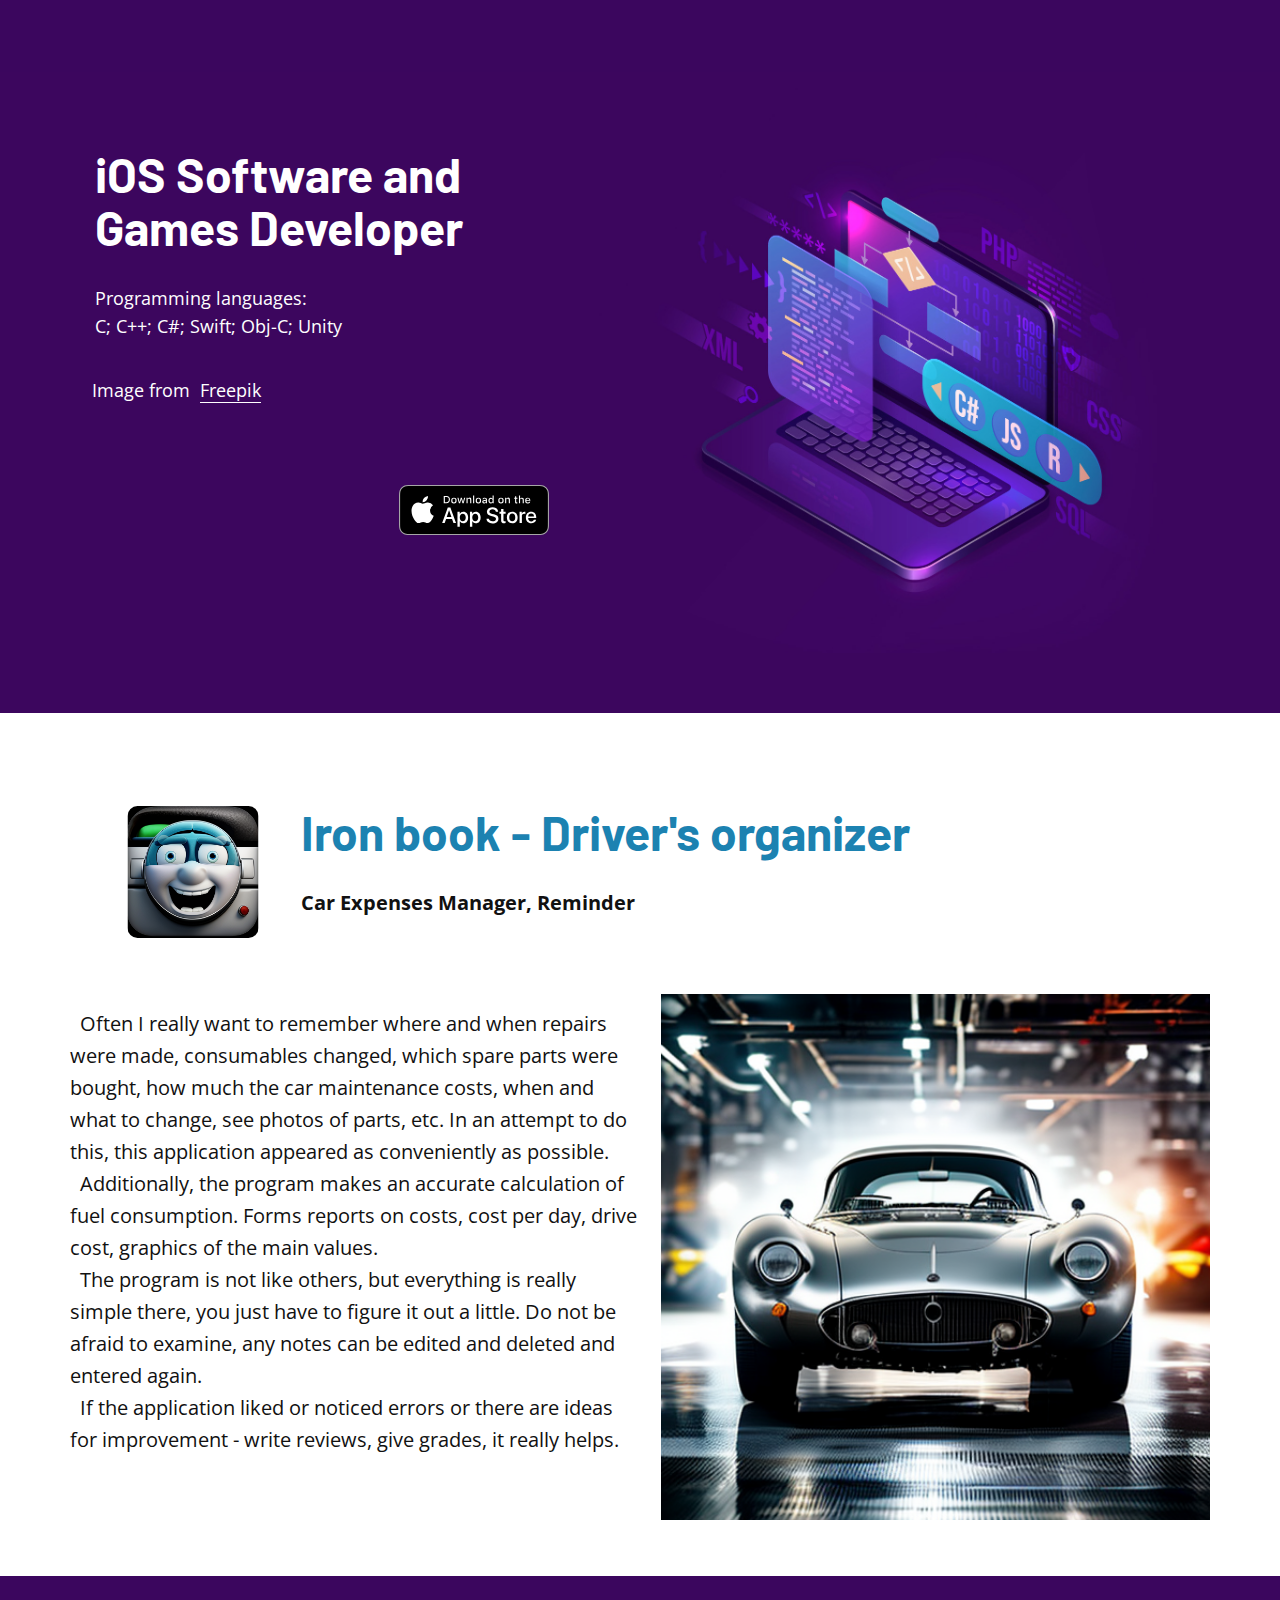
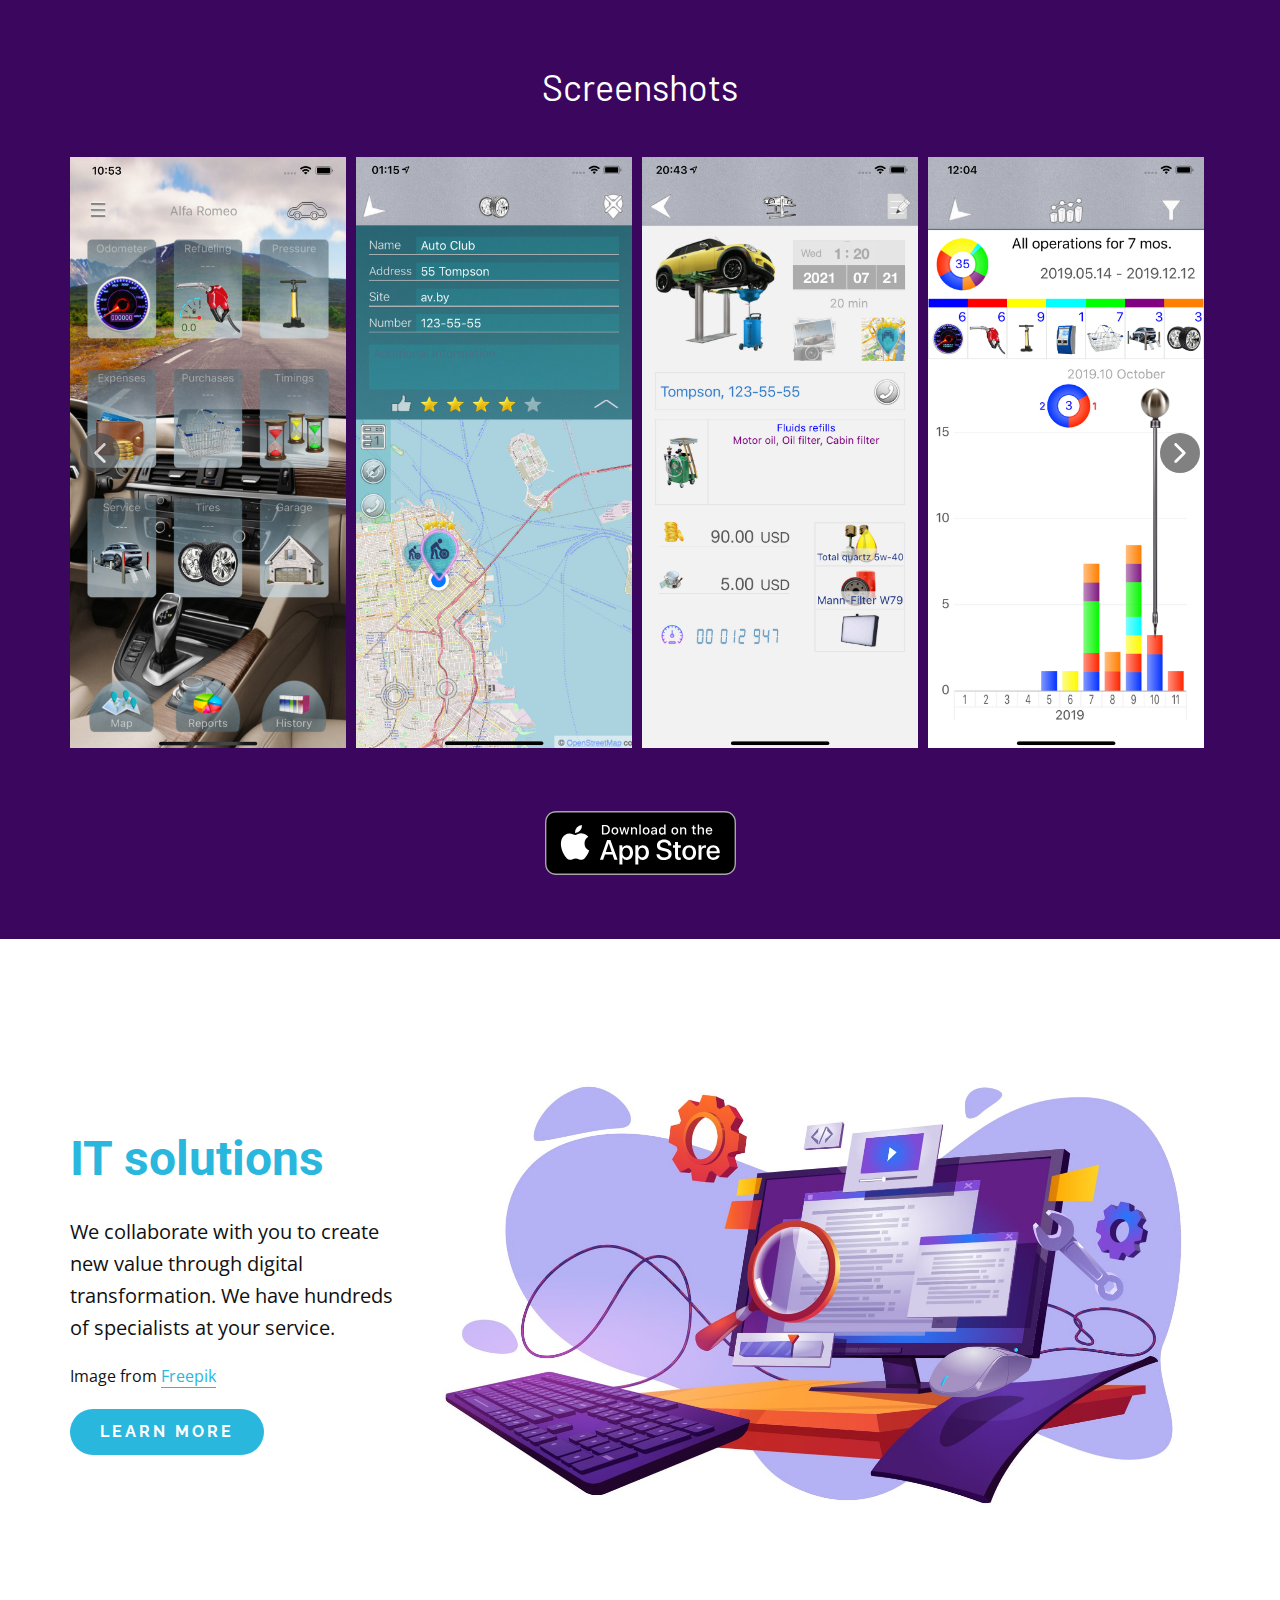
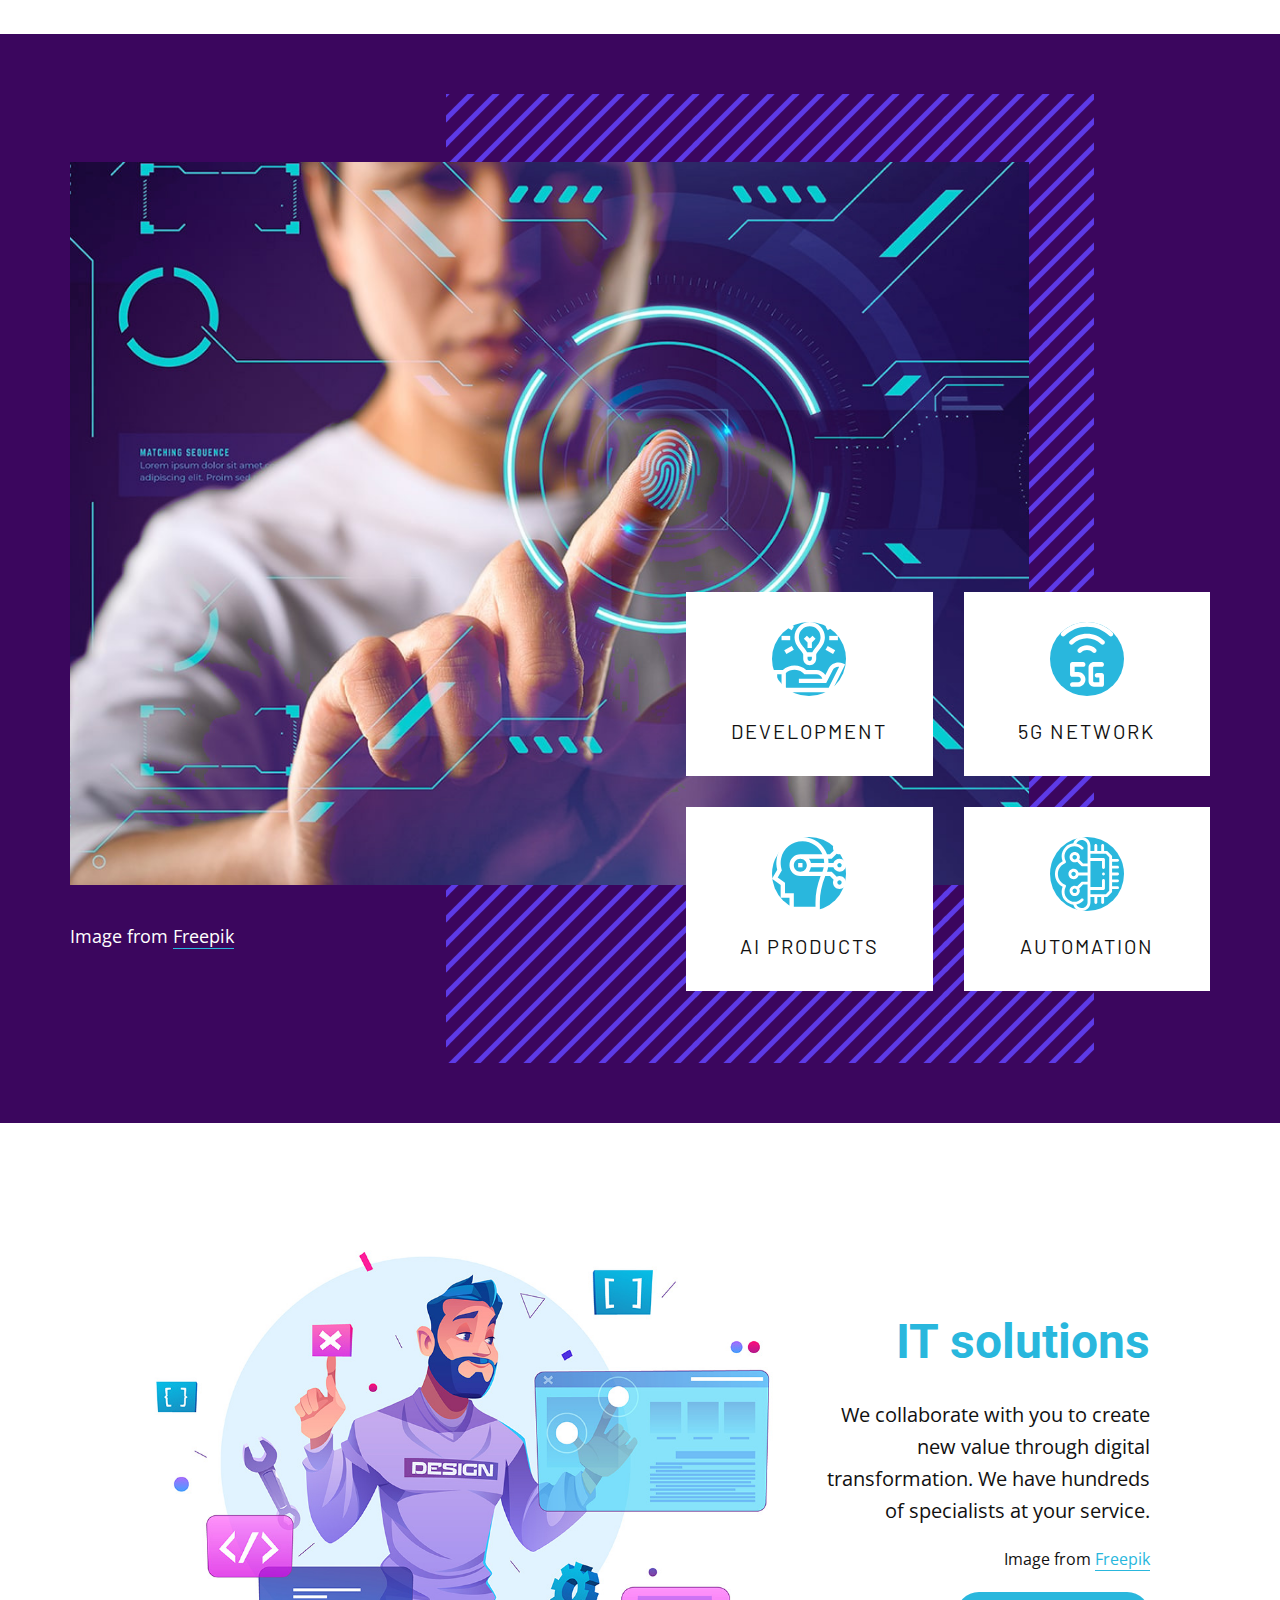
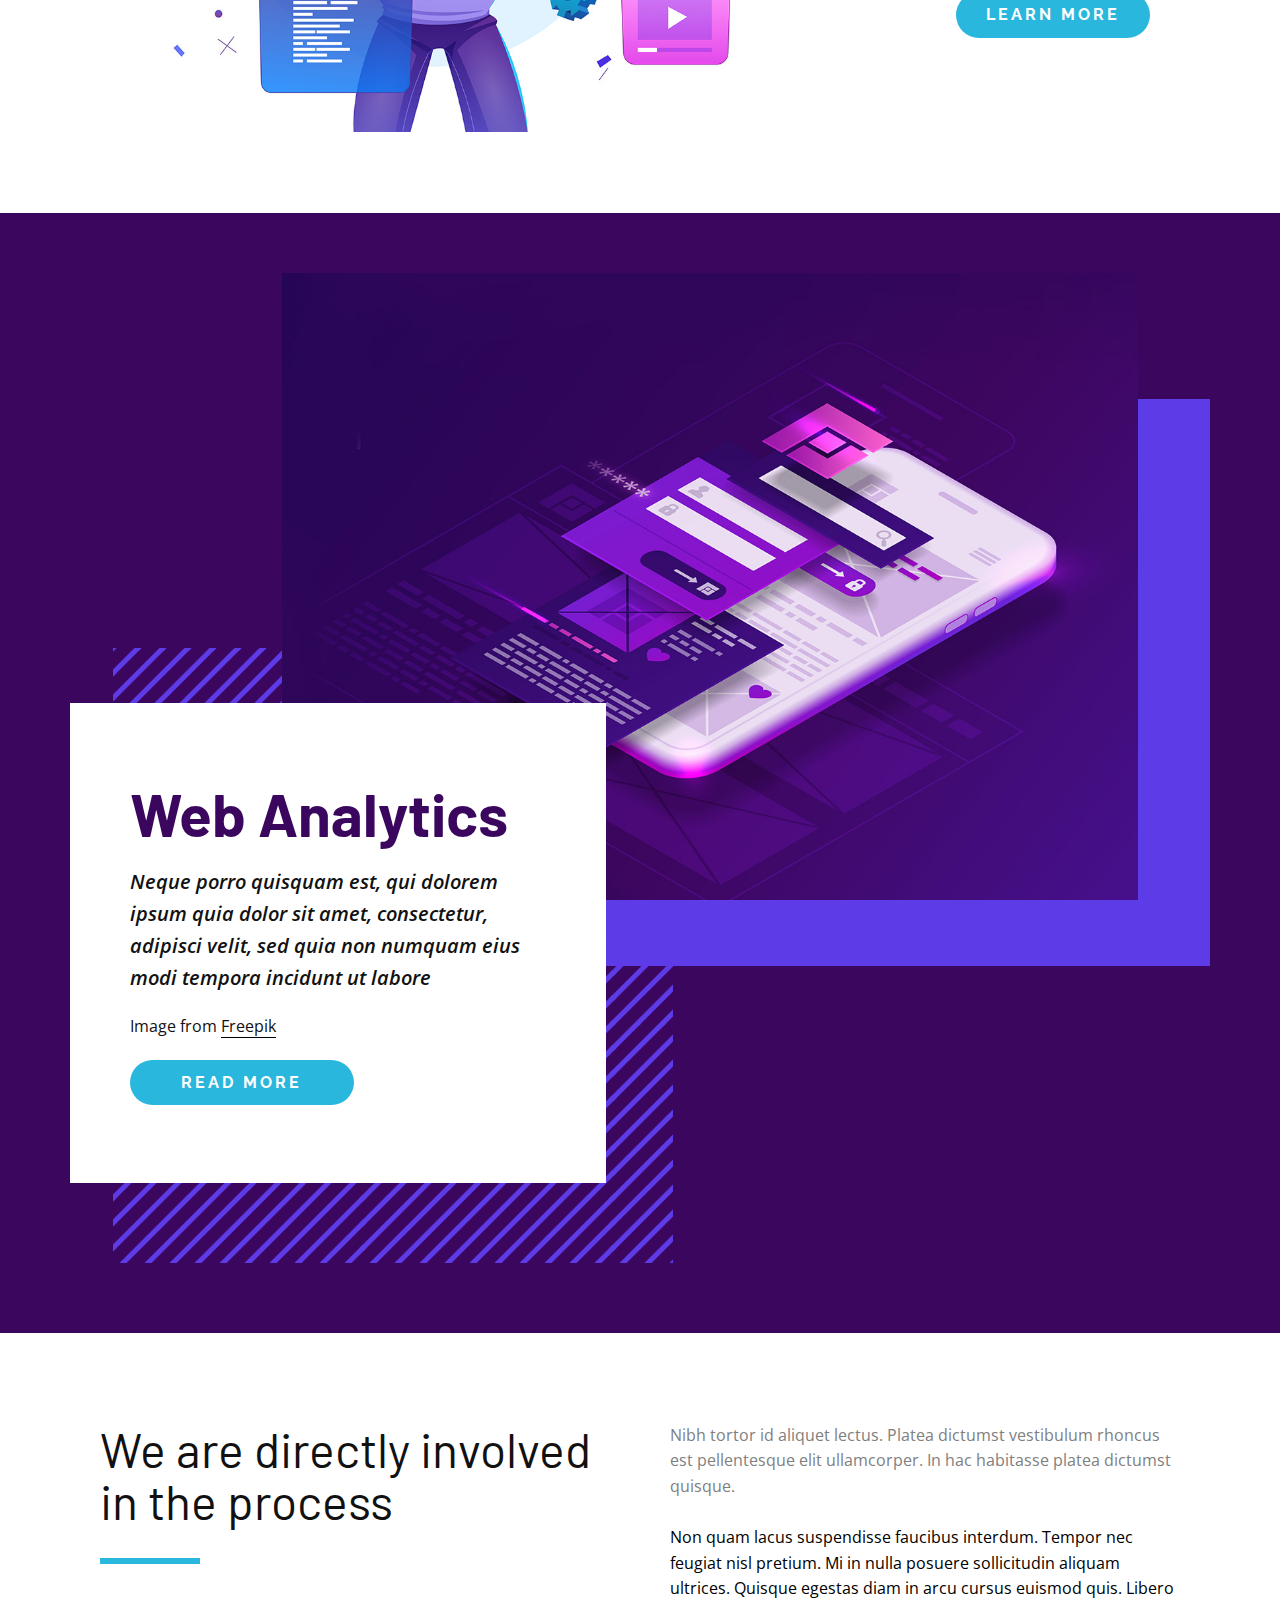
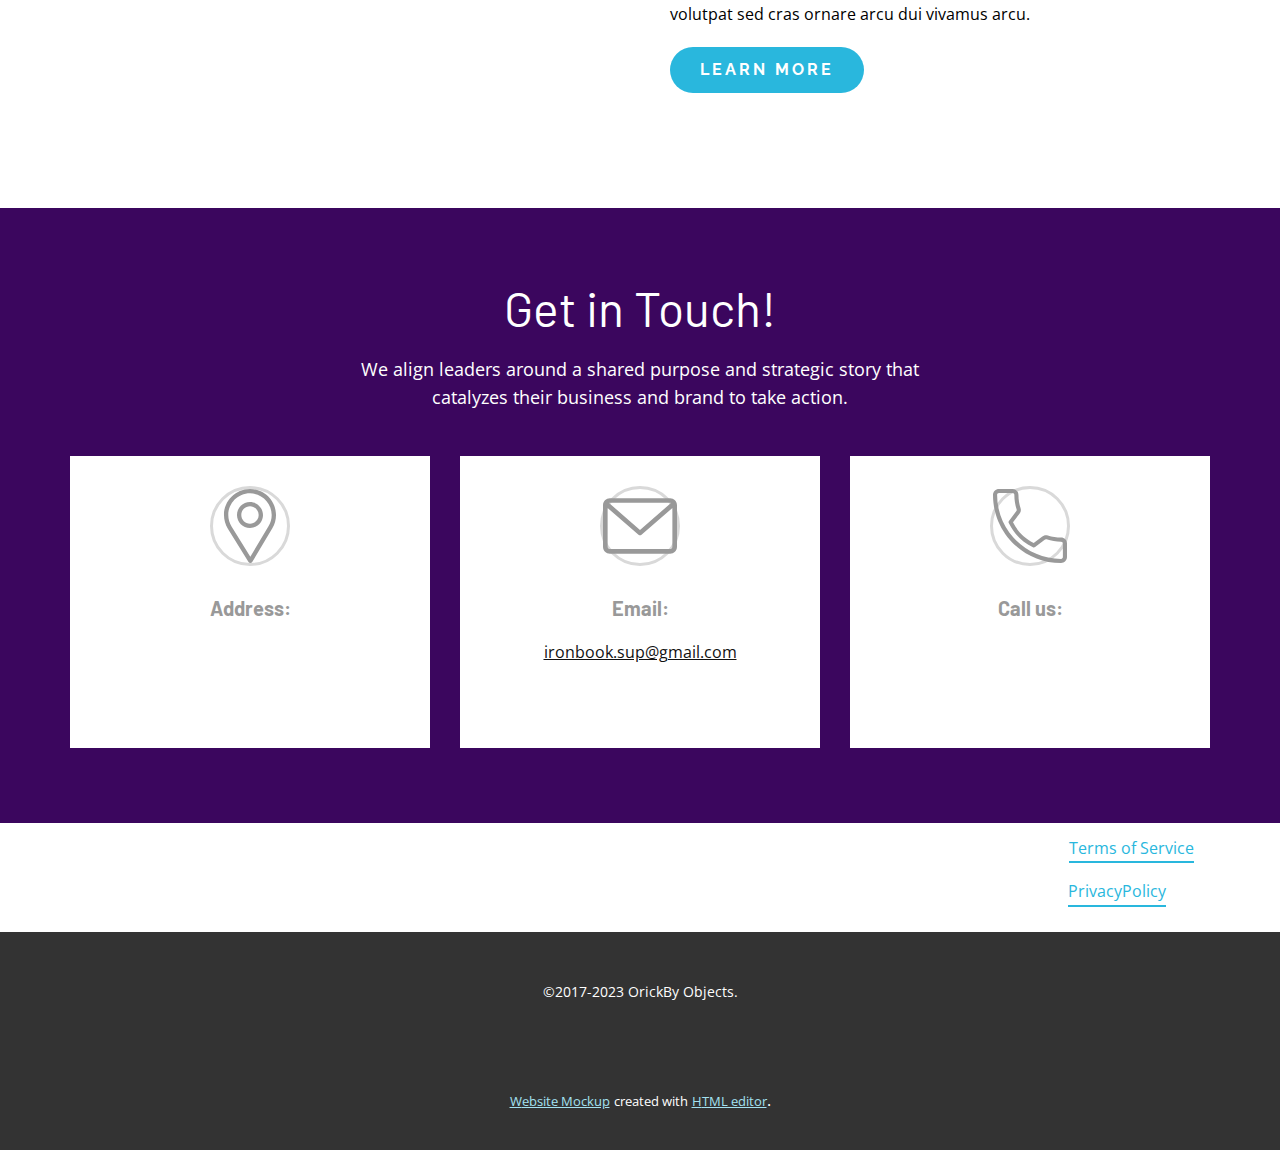
<file: index.html>
<!DOCTYPE html>
<html style="font-size: 16px;" lang="ru"><head>
    <meta name="viewport" content="width=device-width, initial-scale=1.0">
    <meta charset="utf-8">
    <meta name="keywords" content="Web Software Developers, Key Features, Data Visualization, IT solutions, IT solutions, Web Analytics, We are directly involved in t​he process, Get in Touch!">
    <meta name="description" content="">
    <title>Main</title>
    <link rel="stylesheet" href="nicepage.css" media="screen">
<link rel="stylesheet" href="Main.css" media="screen">
    <script class="u-script" type="text/javascript" src="jquery.js" defer=""></script>
    <script class="u-script" type="text/javascript" src="nicepage.js" defer=""></script>
    <meta name="generator" content="Nicepage 6.0.3, nicepage.com">
    <link id="u-theme-google-font" rel="stylesheet" href="https://fonts.googleapis.com/css?family=Open+Sans:300,300i,400,400i,500,500i,600,600i,700,700i,800,800i|Barlow:100,100i,200,200i,300,300i,400,400i,500,500i,600,600i,700,700i,800,800i,900,900i">
    <link id="u-page-google-font" rel="stylesheet" href="https://fonts.googleapis.com/css?family=Raleway:100,100i,200,200i,300,300i,400,400i,500,500i,600,600i,700,700i,800,800i,900,900i|Roboto:100,100i,300,300i,400,400i,500,500i,700,700i,900,900i|Barlow:100,100i,200,200i,300,300i,400,400i,500,500i,600,600i,700,700i,800,800i,900,900i">
    
    
    
    
    
    
    
    
    
    
    
    
    <script type="application/ld+json">{
		"@context": "http://schema.org",
		"@type": "Organization",
		"name": ""
}</script>
    <meta name="theme-color" content="#29b7dd">
    <meta property="og:title" content="Main">
    <meta property="og:type" content="website">
  <meta data-intl-tel-input-cdn-path="intlTelInput/"></head>
  <body data-home-page="Main.html" data-home-page-title="Main" data-path-to-root="./" data-include-products="false" class="u-body u-xl-mode" data-lang="ru"><header class="u-clearfix u-header u-palette-2-dark-1 u-header" id="sec-2485"><div class="u-clearfix u-sheet u-sheet-1">
        <nav class="u-menu u-menu-one-level u-offcanvas u-menu-1" data-responsive-from="MD">
          <div class="menu-collapse" style="font-size: 1rem; letter-spacing: 0px; font-weight: 700;">
            <a class="u-button-style u-custom-active-border-color u-custom-border u-custom-border-color u-custom-borders u-custom-hover-border-color u-custom-left-right-menu-spacing u-custom-padding-bottom u-custom-text-color u-custom-text-hover-color u-custom-top-bottom-menu-spacing u-nav-link u-text-active-palette-1-base u-text-hover-palette-2-base u-text-white" href="#">
              <svg class="u-svg-link" viewBox="0 0 24 24"><use xmlns:xlink="http://www.w3.org/1999/xlink" xlink:href="#menu-hamburger"></use></svg>
              <svg class="u-svg-content" version="1.1" id="menu-hamburger" viewBox="0 0 16 16" x="0px" y="0px" xmlns:xlink="http://www.w3.org/1999/xlink" xmlns="http://www.w3.org/2000/svg"><g><rect y="1" width="16" height="2"></rect><rect y="7" width="16" height="2"></rect><rect y="13" width="16" height="2"></rect>
</g></svg>
            </a>
          </div>
          <div class="u-custom-menu u-nav-container" wfd-invisible="true"></div>
          <div class="u-custom-menu u-nav-container-collapse">
            <div class="u-black u-container-style u-inner-container-layout u-opacity u-opacity-95 u-sidenav">
              <div class="u-inner-container-layout u-sidenav-overflow">
                <div class="u-menu-close"></div>
                <ul class="u-align-center u-nav u-popupmenu-items u-unstyled u-nav-1"><li class="u-nav-item"><a class="u-button-style u-nav-link" href="Main.html">Main</a>
</li><li class="u-nav-item"><a class="u-button-style u-nav-link" href="#">PrivacyPolicy</a>
</li><li class="u-nav-item"><a class="u-button-style u-nav-link" href="#">Контакты</a>
</li></ul>
              </div>
            </div>
            <div class="u-black u-menu-overlay u-opacity u-opacity-70" wfd-invisible="true"></div>
          </div>
        </nav>
      </div></header>
    <section class="u-align-left u-clearfix u-image u-section-1" id="carousel_3e8e" data-image-width="1980" data-image-height="1350">
      <div class="u-clearfix u-sheet u-sheet-1">
        <div class="data-layout-selected u-clearfix u-expanded-width u-layout-wrap u-layout-wrap-1">
          <div class="u-gutter-0 u-layout">
            <div class="u-layout-row">
              <div class="u-align-left u-container-style u-layout-cell u-left-cell u-shape-rectangle u-size-27 u-layout-cell-1">
                <div class="u-container-layout u-container-layout-1">
                  <h1 class="u-custom-font u-text u-text-body-alt-color u-text-1">iOS Software and Games Developer<br>
                  </h1>
                  <p class="u-text u-text-body-alt-color u-text-2"> Programming languages:<br>C; C++; C#; Swift; Obj-C; Unity
                  </p>
                  <p class="u-align-left u-text u-text-body-alt-color u-text-3">Image from&nbsp;<b>
                      <a href="https://www.freepik.com/vectors/computer" class="u-border-1 u-border-no-left u-border-no-right u-border-no-top u-border-white u-btn u-button-link u-button-style u-none u-text-body-alt-color u-btn-1" target="_blank">Freepik</a></b>
                  </p>
                  <a href="https://apps.apple.com/us/developer/siarhei-arenich/id1208911215" class="u-border-none u-btn u-button-style u-custom-font u-font-raleway u-none u-btn-2"><span class="u-file-icon u-icon u-icon-1"><img src="images/app_store_button.svg" alt=""></span>
                  </a>
                </div>
              </div>
              <div class="u-align-left u-container-style u-image u-layout-cell u-right-cell u-size-33 u-image-1" data-image-width="1372" data-image-height="1235">
                <div class="u-container-layout u-valign-bottom u-container-layout-2"></div>
              </div>
            </div>
          </div>
        </div>
      </div>
    </section>
    <section class="u-align-center u-clearfix u-white u-section-2" id="carousel_7a94">
      <div class="u-clearfix u-sheet u-sheet-1">
        <div class="data-layout-selected u-clearfix u-expanded-width-sm u-expanded-width-xs u-gutter-0 u-layout-wrap u-layout-wrap-1">
          <div class="u-layout">
            <div class="u-layout-row">
              <div class="u-size-12">
                <div class="u-layout-row">
                  <div class="u-container-style u-layout-cell u-size-60 u-layout-cell-1">
                    <div class="u-container-layout u-valign-top-lg u-valign-top-md u-valign-top-sm u-valign-top-xs u-container-layout-1">
                      <img class="custom-expanded u-absolute-hcenter-xl u-align-center u-expanded-height-xl u-image u-image-round u-radius u-image-1" src="images/image-29.png" alt="" data-image-width="512" data-image-height="512">
                    </div>
                  </div>
                </div>
              </div>
              <div class="u-size-48">
                <div class="u-layout-col">
                  <div class="u-container-style u-layout-cell u-size-30 u-layout-cell-2">
                    <div class="u-container-layout u-valign-middle-xs u-container-layout-2">
                      <h1 class="u-align-center-sm u-align-center-xs u-align-left-lg u-align-left-md u-align-left-xl u-text u-text-palette-4-base u-text-1"> Iron book - Driver's organizer</h1>
                    </div>
                  </div>
                  <div class="u-container-style u-layout-cell u-size-30 u-layout-cell-3">
                    <div class="u-container-layout u-valign-middle-md u-valign-middle-sm u-valign-middle-xs u-container-layout-3">
                      <p class="u-align-center-sm u-align-center-xs u-align-left-lg u-align-left-md u-align-left-xl u-text u-text-2"> Car Expenses Manager, Reminder </p>
                    </div>
                  </div>
                </div>
              </div>
            </div>
          </div>
        </div>
        <div class="data-layout-selected u-clearfix u-expanded-width u-layout-wrap u-layout-wrap-2">
          <div class="u-layout">
            <div class="u-layout-col">
              <div class="u-size-60">
                <div class="u-layout-row">
                  <div class="u-container-style u-layout-cell u-size-30 u-layout-cell-4">
                    <div class="u-container-layout u-valign-top-md u-valign-top-sm u-valign-top-xs u-container-layout-4">
                      <p class="u-align-left u-text u-text-3"> &nbsp; Often I really want to remember where and when repairs were made, consumables changed, which spare parts were bought, how much the car maintenance costs, when and what to change, see photos of parts, etc. In an attempt to do this, this application appeared as conveniently as possible.<br>&nbsp; Additionally, the program makes an accurate calculation of fuel consumption. Forms reports on costs, cost per day, drive cost, graphics of the main values.<br>&nbsp; The program is not like others, but everything is really simple there, you just have to figure it out a little. Do not be afraid to examine, any notes can be edited and deleted and entered again.<br>&nbsp; If the application liked or noticed errors or there are ideas for improvement - write reviews, give grades, it really helps.
                      </p>
                    </div>
                  </div>
                  <div class="u-container-style u-layout-cell u-size-30 u-layout-cell-5">
                    <div class="u-container-layout u-valign-top-lg u-valign-top-md u-valign-top-xl u-container-layout-5">
                      <img alt="" class="u-align-center-sm u-align-center-xs u-expanded-width-xs u-image u-image-default u-image-2" src="images/image-147.png" data-image-width="512" data-image-height="512">
                    </div>
                  </div>
                </div>
              </div>
            </div>
          </div>
        </div>
      </div>
    </section>
    <section class="u-align-center-lg u-align-center-md u-align-center-sm u-align-center-xs u-clearfix u-lightbox u-palette-2-base u-section-3" id="carousel_3f86">
      <div class="u-clearfix u-sheet u-valign-bottom-xl u-sheet-1">
        <h2 class="u-text u-text-default u-text-1">Screenshots</h2>
        <div class="custom-expanded u-expanded-width-lg u-expanded-width-xl u-gallery u-layout-horizontal u-lightbox u-no-transition u-show-text-on-hover u-width-fixed u-gallery-1">
          <div class="u-gallery-inner"><div class="u-effect-fade u-gallery-item u-gallery-item-1"><div class="u-back-slide"><img class="u-back-image u-back-image-1" src="images/1.png">
</div><div class="u-over-slide u-shading u-over-slide-1"></div>
</div><div class="u-effect-fade u-gallery-item u-gallery-item-2" data-image-width="1125" data-image-height="2436"><div class="u-back-slide"><img class="u-back-image u-back-image-2" src="images/SimulatorScreenShot-iPhone12mini-2021-07-22at01.15.59.png">
</div><div class="u-over-slide u-shading u-over-slide-2"></div>
</div><div class="u-effect-fade u-gallery-item u-gallery-item-3" data-image-width="1125" data-image-height="2436"><div class="u-back-slide"><img class="u-back-image u-back-image-3" src="images/SimulatorScreenShot-iPhone12mini-2021-07-21at20.43.38.png" alt="">
</div><div class="u-over-slide u-shading u-over-slide-3"></div>
</div><div class="u-effect-fade u-gallery-item u-gallery-item-4" data-image-width="1125" data-image-height="2436"><div class="u-back-slide"><img class="u-back-image u-back-image-4" src="images/SimulatorScreenShot-iPhoneX-2019-12-13at00.04.49.png">
</div><div class="u-over-slide u-shading u-over-slide-4"></div>
</div><div class="u-effect-fade u-gallery-item u-gallery-item-5" data-image-width="1125" data-image-height="2436"><div class="u-back-slide"><img class="u-back-image u-back-image-5" src="images/SimulatorScreenShot-iPhoneX-2019-12-13at00.06.43.png">
</div><div class="u-over-slide u-shading u-over-slide-5"></div>
</div><div class="u-effect-fade u-gallery-item u-gallery-item-6" data-image-width="1125" data-image-height="2436"><div class="u-back-slide"><img class="u-back-image u-back-image-6" src="images/SimulatorScreenShot-iPhoneX-2019-12-13at00.07.55.png">
</div><div class="u-over-slide u-shading u-over-slide-6"></div>
</div><div class="u-effect-fade u-gallery-item u-gallery-item-7" data-image-width="1125" data-image-height="2436"><div class="u-back-slide"><img class="u-back-image u-back-image-7" src="images/SimulatorScreenShot-iPhoneX-2019-12-13at00.09.41.png">
</div><div class="u-over-slide u-shading u-over-slide-7"></div>
</div><div class="u-effect-fade u-gallery-item u-gallery-item-8" data-image-width="1125" data-image-height="2436"><div class="u-back-slide"><img class="u-back-image u-back-image-8" src="images/SimulatorScreenShot-iPhoneX-2019-12-13at00.55.40.png">
</div><div class="u-over-slide u-shading u-over-slide-8"></div>
</div><div class="u-effect-fade u-gallery-item u-gallery-item-9" data-image-width="1125" data-image-height="2436"><div class="u-back-slide"><img class="u-back-image u-back-image-9" src="images/SimulatorScreenShot-iPhoneX-2019-12-13at00.59.49.png">
</div><div class="u-over-slide u-shading u-over-slide-9"></div>
</div><div class="u-effect-fade u-gallery-item u-gallery-item-10" data-image-width="1125" data-image-height="2436"><div class="u-back-slide"><img class="u-back-image u-back-image-10" src="images/SimulatorScreenShot-iPhoneX-2019-12-13at00.58.44.png">
</div><div class="u-over-slide u-shading u-over-slide-10"></div>
</div><div class="u-effect-fade u-gallery-item u-gallery-item-11" data-image-width="1125" data-image-height="2436"><div class="u-back-slide"><img class="u-back-image u-back-image-11" src="images/SimulatorScreenShot-iPhoneX-2019-12-13at21.55.50.png">
</div><div class="u-over-slide u-shading u-over-slide-11"></div>
</div><div class="u-effect-fade u-gallery-item u-gallery-item-12" data-image-width="1125" data-image-height="2436"><div class="u-back-slide"><img class="u-back-image u-back-image-12" src="images/SimulatorScreenShot-iPhone12mini-2021-07-21at19.25.17.png">
</div><div class="u-over-slide u-shading u-over-slide-12"></div>
</div><div class="u-effect-fade u-gallery-item u-gallery-item-13" data-image-width="1125" data-image-height="2436"><div class="u-back-slide"><img class="u-back-image u-back-image-13" src="images/SimulatorScreenShot-iPhone12mini-2021-07-21at19.48.21.png">
</div><div class="u-over-slide u-shading u-over-slide-13"></div>
</div><div class="u-effect-fade u-gallery-item u-gallery-item-14" data-image-width="1125" data-image-height="2436"><div class="u-back-slide"><img class="u-back-image u-back-image-14" src="images/SimulatorScreenShot-iPhone12mini-2021-07-21at20.43.38.png">
</div><div class="u-over-slide u-shading u-over-slide-14"></div>
</div><div class="u-effect-fade u-gallery-item u-gallery-item-15" data-image-width="1125" data-image-height="2436"><div class="u-back-slide"><img class="u-back-image u-back-image-15" src="images/SimulatorScreenShot-iPhoneX-2019-12-13at21.55.55.png">
</div><div class="u-over-slide u-shading u-over-slide-15"></div>
</div></div>
          <a class="u-gallery-nav u-gallery-nav-prev u-grey-70 u-icon-circle u-opacity u-opacity-70 u-spacing-10 u-text-white u-gallery-nav-1" href="#" role="button">
            <span aria-hidden="true">
              <svg viewBox="0 0 451.847 451.847"><path d="M97.141,225.92c0-8.095,3.091-16.192,9.259-22.366L300.689,9.27c12.359-12.359,32.397-12.359,44.751,0
c12.354,12.354,12.354,32.388,0,44.748L173.525,225.92l171.903,171.909c12.354,12.354,12.354,32.391,0,44.744
c-12.354,12.365-32.386,12.365-44.745,0l-194.29-194.281C100.226,242.115,97.141,234.018,97.141,225.92z"></path></svg>
            </span>
            <span class="sr-only">
              <svg viewBox="0 0 451.847 451.847"><path d="M97.141,225.92c0-8.095,3.091-16.192,9.259-22.366L300.689,9.27c12.359-12.359,32.397-12.359,44.751,0
c12.354,12.354,12.354,32.388,0,44.748L173.525,225.92l171.903,171.909c12.354,12.354,12.354,32.391,0,44.744
c-12.354,12.365-32.386,12.365-44.745,0l-194.29-194.281C100.226,242.115,97.141,234.018,97.141,225.92z"></path></svg>
            </span>
          </a>
          <a class="u-gallery-nav u-gallery-nav-next u-grey-70 u-icon-circle u-opacity u-opacity-70 u-spacing-10 u-text-white u-gallery-nav-2" href="#" role="button">
            <span aria-hidden="true">
              <svg viewBox="0 0 451.846 451.847"><path d="M345.441,248.292L151.154,442.573c-12.359,12.365-32.397,12.365-44.75,0c-12.354-12.354-12.354-32.391,0-44.744
L278.318,225.92L106.409,54.017c-12.354-12.359-12.354-32.394,0-44.748c12.354-12.359,32.391-12.359,44.75,0l194.287,194.284
c6.177,6.18,9.262,14.271,9.262,22.366C354.708,234.018,351.617,242.115,345.441,248.292z"></path></svg>
            </span>
            <span class="sr-only">
              <svg viewBox="0 0 451.846 451.847"><path d="M345.441,248.292L151.154,442.573c-12.359,12.365-32.397,12.365-44.75,0c-12.354-12.354-12.354-32.391,0-44.744
L278.318,225.92L106.409,54.017c-12.354-12.359-12.354-32.394,0-44.748c12.354-12.359,32.391-12.359,44.75,0l194.287,194.284
c6.177,6.18,9.262,14.271,9.262,22.366C354.708,234.018,351.617,242.115,345.441,248.292z"></path></svg>
            </span>
          </a>
        </div><span class="u-file-icon u-icon u-icon-1" data-href="https://apps.apple.com/us/app/iron-book-drivers-organizer/id1208911216"><img src="images/app_store_button.svg" alt=""></span>
      </div>
    </section>
    <section class="u-align-center-xs u-clearfix u-section-4" src="" id="carousel_46bf">
      <div class="u-clearfix u-sheet u-valign-middle-xl u-sheet-1">
        <img class="u-expanded-width-md u-image u-image-contain u-image-1" src="images/Untitled-1-min.jpg">
        <div class="u-align-center-md u-align-center-sm u-align-center-xs u-border-no-bottom u-border-no-left u-border-no-right u-border-no-top u-container-style u-expanded-width-md u-expanded-width-sm u-expanded-width-xs u-group u-shape-rectangle u-group-1">
          <div class="u-container-layout u-valign-middle u-container-layout-1">
            <h1 class="u-text u-text-palette-1-base u-text-1">IT solutions</h1>
            <p class="u-large-text u-text u-text-variant u-text-2">We collaborate with you to create new value through digital transformation. We have hundreds of specialists at your service. </p>
            <p class="u-text u-text-3">Image from <a href="https://www.freepik.com/vectors/cartoon" class="u-active-none u-border-1 u-border-no-left u-border-no-right u-border-no-top u-border-palette-1-base u-btn u-button-link u-button-style u-hover-none u-none u-text-palette-1-base u-btn-1" target="_blank">Freepik</a>
            </p>
            <a href="https://nicepage.com/k/prescription-medicine-html-templates" class="u-active-palette-4-base u-border-0 u-btn u-btn-round u-button-style u-custom-font u-font-raleway u-hover-palette-4-base u-palette-1-base u-radius-50 u-text-body-alt-color u-btn-2">learn more</a>
          </div>
        </div>
      </div>
    </section>
    <section class="u-align-right u-clearfix u-palette-2-base u-section-5" id="carousel_d534">
      <div class="u-clearfix u-sheet u-valign-middle-sm u-valign-middle-xs u-sheet-1">
        <div class="u-container-style u-group u-image u-image-tiles u-image-1" data-image-width="500" data-image-height="375">
          <div class="u-container-layout u-container-layout-1"></div>
        </div>
        <img src="images/fff.jpg" alt="" class="u-image u-image-default u-image-2" data-image-width="1202" data-image-height="800">
        <p class="u-align-left u-text u-text-1">Image from <a href="https://www.freepik.com/free-photos/background" class="u-border-1 u-border-no-left u-border-no-right u-border-no-top u-border-palette-1-base u-btn u-button-link u-button-style u-none u-text-body-alt-color u-btn-1">Freepik</a>
        </p>
        <div class="u-list u-list-1">
          <div class="u-repeater u-repeater-1">
            <div class="u-container-style u-list-item u-repeater-item u-video-cover u-white u-list-item-1">
              <div class="u-container-layout u-similar-container u-valign-top u-container-layout-2"><span class="u-icon u-icon-circle u-palette-1-base u-spacing-15 u-icon-1"><svg class="u-svg-link" preserveAspectRatio="xMidYMin slice" viewBox="0 0 512 512" style=""><use xmlns:xlink="http://www.w3.org/1999/xlink" xlink:href="#svg-dcec"></use></svg><svg class="u-svg-content" viewBox="0 0 512 512" id="svg-dcec"><g><path d="m506.061 294.479-13.406-6.712c-37.055-18.553-82.084-3.54-100.615 33.574l-22.788 45.528c-13.319-20.937-36.712-34.869-63.313-34.869h-69.019c-22.263-20.08-50.779-31.066-80.981-31.066s-58.713 10.987-80.975 31.066h-69.025v180h90v-26.555h314.638zm-440.122 187.521h-30v-120h30zm30-26.555v-101.925c16.611-14.595 37.686-22.586 60-22.586 43.655 0 66.559 29.51 68.787 31.066h81.213c19.555 0 36.228 12.541 42.42 30h-162.42v30h189.267l43.668-87.245c8.862-17.751 27.659-26.867 45.804-24.593l-72.642 145.283z"></path><path d="m215.939 225v30c0 24.813 20.187 45 45 45s45-20.187 45-45v-30c0-7.02 9.611-18.622 18.906-29.842 17.343-20.934 41.094-49.605 41.094-90.158 0-57.897-47.103-105-105-105s-105 47.103-105 105c0 40.553 23.751 69.224 41.094 90.158 9.295 11.22 18.906 22.822 18.906 29.842zm45 45c-8.271 0-15-6.729-15-15v-15h30v15c0 8.271-6.728 15-15 15zm0-240c41.355 0 75 33.645 75 75 0 29.741-18.167 51.671-34.196 71.02-9.4 11.347-18.425 22.249-22.892 33.98h-35.823c-4.468-11.732-13.493-22.634-22.892-33.98-16.029-19.349-34.196-41.278-34.196-71.02-.001-41.355 33.644-75 74.999-75z"></path><path d="m245.939 180h30v-38.787l25.607-25.606-21.213-21.214-19.394 19.394-19.393-19.394-21.213 21.214 25.606 25.606z"></path><path d="m65.939 96h60v30h-60z"></path><path d="m395.939 96h60v30h-60z"></path><path d="m88.045 178.5h60v30h-60z" transform="matrix(.866 -.5 .5 .866 -80.935 84.947)"></path><path d="m373.695 13.225h60.277v30h-60.277z" transform="matrix(.862 -.507 .507 .862 41.406 208.569)"></path><path d="m103.045-1.914h30v60.277h-30z" transform="matrix(.507 -.862 .862 .507 33.886 115.681)"></path><path d="m388.833 163.5h30v60h-30z" transform="matrix(.5 -.866 .866 .5 34.341 446.481)"></path>
</g></svg></span>
                <h4 class="u-align-center u-text u-text-2">Development</h4>
              </div>
            </div>
            <div class="u-align-center u-container-style u-list-item u-repeater-item u-video-cover u-white u-list-item-2">
              <div class="u-container-layout u-similar-container u-valign-top u-container-layout-3"><span class="u-icon u-icon-circle u-palette-1-base u-spacing-15 u-icon-2"><svg class="u-svg-link" preserveAspectRatio="xMidYMin slice" viewBox="0 0 24 24" style=""><use xmlns:xlink="http://www.w3.org/1999/xlink" xlink:href="#svg-ad08"></use></svg><svg class="u-svg-content" viewBox="0 0 24 24" id="svg-ad08"><path d="m19.75 4.687c-.191 0-.382-.072-.528-.218-1.93-1.914-4.495-2.969-7.222-2.969s-5.292 1.055-7.222 2.969c-.294.292-.768.29-1.061-.004-.292-.294-.29-.77.004-1.061 2.214-2.195 5.154-3.404 8.279-3.404s6.065 1.209 8.278 3.404c.294.291.296.767.004 1.061-.146.147-.339.222-.532.222z"></path><path d="m17.052 7.362c-.191 0-.382-.072-.528-.218-1.211-1.201-2.817-1.862-4.524-1.862s-3.313.661-4.524 1.863c-.294.292-.769.29-1.061-.004-.291-.294-.29-.769.004-1.061 1.494-1.481 3.476-2.298 5.581-2.298s4.087.816 5.581 2.298c.294.292.296.767.004 1.061-.147.147-.34.221-.533.221z"></path><path d="m14.354 10.038c-.193 0-.386-.074-.533-.222-.963-.971-2.681-.971-3.644 0-.291.294-.765.296-1.06.004-.294-.291-.296-.766-.004-1.06.765-.772 1.791-1.197 2.887-1.197s2.122.425 2.887 1.196c.292.294.29.77-.004 1.061-.147.146-.338.218-.529.218z"></path><path d="m9.125 21h-1.875c-.414 0-.75-.336-.75-.75s.336-.75.75-.75h1.875c.482 0 .875-.393.875-.875s-.393-.875-.875-.875h-1.875c-.414 0-.75-.336-.75-.75v-3.25c0-.414.336-.75.75-.75h3.5c.414 0 .75.336.75.75s-.336.75-.75.75h-2.75v1.75h1.125c1.31 0 2.375 1.065 2.375 2.375s-1.065 2.375-2.375 2.375z"></path><path d="m16.75 21h-2.5c-.965 0-1.75-.785-1.75-1.75v-4.5c0-.965.785-1.75 1.75-1.75h2.5c.414 0 .75.336.75.75s-.336.75-.75.75h-2.5c-.138 0-.25.112-.25.25v4.5c0 .138.112.25.25.25h1.75v-1.5h-.75c-.414 0-.75-.336-.75-.75s.336-.75.75-.75h1.5c.414 0 .75.336.75.75v3c0 .414-.336.75-.75.75z"></path></svg></span>
                <h4 class="u-text u-text-3">5G Network</h4>
              </div>
            </div>
            <div class="u-align-center u-container-style u-list-item u-repeater-item u-video-cover u-white u-list-item-3">
              <div class="u-container-layout u-similar-container u-valign-top u-container-layout-4"><span class="u-icon u-icon-circle u-palette-1-base u-spacing-15 u-icon-3"><svg class="u-svg-link" preserveAspectRatio="xMidYMin slice" viewBox="0 0 512.012 512.012" style=""><use xmlns:xlink="http://www.w3.org/1999/xlink" xlink:href="#svg-74d0"></use></svg><svg class="u-svg-content" viewBox="0 0 512.012 512.012" id="svg-74d0"><g><path d="m59.998 332.666v87.346h61v92h210v-62.218c0-56.303 12.309-115.303 37.563-179.782h32.224l25.611 25.611c-2.817 5.875-4.398 12.451-4.398 19.39 0 24.813 20.187 45 45 45s45-20.187 45-45-20.187-45-45-45c-6.938 0-13.514 1.581-19.389 4.398l-34.398-34.398h-32.572c3.497-9.779 6.115-19.796 7.843-30.01h36.096c6.192 17.469 22.865 30.01 42.42 30.01 24.813 0 45-20.187 45-45s-20.187-45-45-45c-19.555 0-36.228 12.541-42.42 30h-33.58c0-10.152-.845-20.177-2.485-30h24.698l34.398-34.397c5.875 2.817 12.45 4.398 19.389 4.398 24.813 0 45-20.187 45-45s-20.187-45-45-45-45 20.187-45 45c0 6.939 1.581 13.514 4.398 19.389l-25.611 25.61h-19.994c-24.022-68.126-88.986-119.066-167.616-120-88.723-1.043-163.221 61.684-179.498 143.168-5.685 28.455-4.837 56.601 2.51 83.77l-36.173 62.25zm407-32.654c8.271 0 15 6.729 15 15s-6.729 15-15 15-15-6.729-15-15 6.728-15 15-15zm0-120c8.271 0 15 6.729 15 15s-6.729 15-15 15-15-6.729-15-15 6.728-15 15-15zm0-120c8.271 0 15 6.729 15 15s-6.729 15-15 15-15-6.729-15-15 6.728-15 15-15zm-117.798 178.089c-.272.639-.533 1.273-.802 1.911h-92.44c6.565-8.725 11.274-18.921 13.531-30.01h88.481c-1.971 9.61-4.896 18.996-8.77 28.099zm-108.202-43.089c0 24.813-20.187 45-45 45s-45-20.187-45-45 20.187-45 45-45 45 20.187 45 45zm120-15h-91.509c-2.258-11.079-6.967-21.275-13.532-30h101.998c1.993 9.704 3.043 19.738 3.043 30zm-297.903-30.954c13.953-69.845 76.913-119.906 149.725-119.047 60.427.717 112.514 37.715 135.55 90.001h-152.372c-41.355 0-75 33.645-75 75s33.645 75 75 74.99h140.455c-23.819 63.823-35.455 122.919-35.455 179.792v32.218h-150v-92h-61v-72.655l-50.417-36.534 29.076-50.038c-.795-4.156-14.724-35.852-5.562-81.727z"></path><path d="m180.998 180.012h30v30h-30z"></path>
</g></svg></span>
                <h4 class="u-text u-text-4">AI Products</h4>
              </div>
            </div>
            <div class="u-align-center u-container-style u-list-item u-repeater-item u-video-cover u-white u-list-item-4">
              <div class="u-container-layout u-similar-container u-valign-top u-container-layout-5"><span class="u-icon u-icon-circle u-palette-1-base u-spacing-15 u-icon-4"><svg class="u-svg-link" preserveAspectRatio="xMidYMin slice" viewBox="0 0 512 512" style=""><use xmlns:xlink="http://www.w3.org/1999/xlink" xlink:href="#svg-374e"></use></svg><svg class="u-svg-content" viewBox="0 0 512 512" id="svg-374e"><g><path d="m467.5 218.79c5.523 0 10-4.477 10-10s-4.477-10-10-10h-37.882v-27.225h37.882c5.523 0 10-4.477 10-10s-4.477-10-10-10h-37.882v-16.361c0-2.651-1.052-5.193-2.926-7.068l-28.917-28.941c-1.875-1.877-4.42-2.932-7.074-2.932h-16.365v-37.848c0-5.523-4.477-10-10-10s-10 4.477-10 10v37.848h-27.23v-37.848c0-5.523-4.477-10-10-10s-10 4.477-10 10v37.848h-27.202v-35.836c0-33.32-27.11-60.427-60.434-60.427-27.264 0-50.959 18.428-58.186 44.029-20.782 2.112-40.037 11.3-54.896 26.343-16.78 16.99-26.021 39.501-26.021 63.386 0 11.853 2.34 23.593 6.827 34.476-14.037 7.459-26.081 18.186-35.211 31.443-11.437 16.608-17.483 36.079-17.483 56.309 0 37.241 20.362 70.644 52.689 87.78-4.482 10.863-6.82 22.593-6.82 34.448 0 23.885 9.241 46.396 26.021 63.386 14.858 15.043 34.113 24.231 54.895 26.343 7.226 25.618 30.923 44.057 58.187 44.057 33.323 0 60.434-27.107 60.434-60.427v-35.864h27.202v37.876c0 5.523 4.477 10 10 10s10-4.477 10-10v-37.876h27.23v37.876c0 5.523 4.477 10 10 10s10-4.477 10-10v-37.876h16.365c2.652 0 5.195-1.053 7.071-2.929l28.917-28.913c1.875-1.875 2.929-4.419 2.929-7.071v-16.39h37.88c5.523 0 10-4.477 10-10s-4.477-10-10-10h-37.882v-27.196h37.882c5.523 0 10-4.477 10-10s-4.477-10-10-10h-37.882v-27.224h37.882c5.523 0 10-4.477 10-10s-4.477-10-10-10h-37.882v-27.196zm-248.028 273.21c-16.589 0-31.194-10.201-37.343-24.932 7.294-1.306 14.406-3.525 21.245-6.663 9.939-4.563 18.828-10.808 26.419-18.562 3.863-3.947 3.796-10.278-.15-14.142-3.947-3.863-10.277-3.796-14.142.15-5.875 6-12.762 10.837-20.469 14.375-8.144 3.736-16.776 5.807-25.659 6.167-38.072-.628-69.004-32.056-69.004-70.182 0-12.047 3.095-23.917 8.95-34.329 1.412-2.509 1.673-5.505.717-8.22-.955-2.716-3.035-4.888-5.706-5.961-30.27-12.157-49.83-41.093-49.83-73.715 0-32.631 19.557-61.555 49.824-73.686 5.946-3.215 7.613-7.941 5.001-14.175-5.859-10.442-8.956-22.326-8.956-34.366 0-38.126 30.932-69.554 69.004-70.182 8.827.359 17.466 2.432 25.657 6.166 7.721 3.544 14.603 8.385 20.456 14.389 1.96 2.01 4.56 3.02 7.162 3.02 2.516 0 5.035-.944 6.979-2.839 3.955-3.855 4.035-10.187.18-14.141-7.576-7.771-16.47-14.031-26.458-18.616-6.86-3.127-13.962-5.341-21.221-6.646 6.149-14.719 20.754-24.91 37.344-24.91 22.295 0 40.434 18.136 40.434 40.427v122.603h-31.132l-26.531-26.528c2.824-5.155 4.33-10.963 4.33-17.004 0-9.476-3.69-18.385-10.393-25.086-13.832-13.83-36.34-13.831-50.173 0-6.701 6.701-10.392 15.61-10.392 25.085s3.69 18.384 10.392 25.085c6.916 6.915 16.001 10.373 25.086 10.373 5.86 0 11.716-1.448 16.995-4.325l29.472 29.469c2.133 1.909 4.49 2.886 7.071 2.929h35.274v42.956h-62.667c-4.332-14.694-17.948-25.455-34.039-25.455-19.552 0-35.458 15.905-35.458 35.455 0 19.565 15.906 35.483 35.458 35.483 16.094 0 29.712-10.773 34.041-25.483h62.665v42.956h-35.274c-.268 0-.498.014-.71.034-2.318.164-4.591 1.124-6.364 2.897l-29.473 29.493c-13.46-7.335-30.702-5.324-42.078 6.05-6.708 6.708-10.398 15.624-10.392 25.107.006 9.469 3.701 18.364 10.392 25.036 6.918 6.917 16.004 10.374 25.09 10.374 9.082 0 18.164-3.456 25.073-10.364 6.701-6.682 10.396-15.576 10.402-25.045.004-6.05-1.503-11.866-4.332-17.028l26.535-26.553h31.129v122.631c.002 22.292-18.136 40.428-40.431 40.428zm-32.899-352.501c0 4.133-1.61 8.019-4.533 10.942-6.036 6.035-15.855 6.035-21.891 0-2.923-2.923-4.533-6.809-4.533-10.942s1.61-8.02 4.533-10.942c6.036-6.034 15.856-6.034 21.891 0 2.923 2.922 4.533 6.808 4.533 10.942zm-7.888 116.487c0 8.537-6.947 15.483-15.486 15.483-8.523 0-15.458-6.946-15.458-15.483 0-8.521 6.935-15.455 15.458-15.455 8.539 0 15.486 6.933 15.486 15.455zm7.888 116.523c-.003 4.121-1.609 7.991-4.533 10.906-6.036 6.034-15.856 6.035-21.901-.01-2.914-2.905-4.521-6.775-4.523-10.896-.003-4.135 1.607-8.024 4.533-10.95 6.035-6.033 15.855-6.034 21.889-.001.001.001.002.002.003.004 0 0 .001.001.001.001 2.925 2.926 4.534 6.813 4.531 10.946zm223.045.144-23.058 23.056h-106.655v-29.634h90.073c5.523 0 10-4.477 10-10v-55.218c0-5.523-4.477-10-10-10s-10 4.477-10 10v45.218h-80.073v-180.15h80.073v45.104c0 5.523 4.477 10 10 10s10-4.477 10-10v-55.104c0-5.523-4.477-10-10-10h-90.073v-29.662h106.652l23.061 23.081z"></path><path d="m369.979 245.958c-5.523 0-10 4.477-10 10v.028c0 5.523 4.477 9.986 10 9.986s10-4.491 10-10.014-4.478-10-10-10z"></path>
</g></svg></span>
                <h4 class="u-text u-text-5">Automation</h4>
              </div>
            </div>
          </div>
        </div>
      </div>
    </section>
    <section class="u-align-center-xs u-clearfix u-section-6" src="" id="carousel_e520">
      <div class="u-clearfix u-sheet u-valign-middle-md u-valign-middle-sm u-valign-middle-xl u-valign-middle-xs u-sheet-1">
        <img class="u-expanded-width-md u-expanded-width-sm u-expanded-width-xs u-image u-image-contain u-image-1" src="images/ffff.jpg" data-image-width="1200" data-image-height="800">
        <div class="u-align-center-md u-align-center-sm u-align-center-xs u-align-right-lg u-align-right-xl u-border-no-bottom u-border-no-left u-border-no-right u-border-no-top u-container-style u-expanded-width-md u-expanded-width-sm u-expanded-width-xs u-group u-shape-rectangle u-group-1">
          <div class="u-container-layout u-valign-middle u-container-layout-1">
            <h1 class="u-text u-text-palette-1-base u-text-1">IT solutions</h1>
            <p class="u-large-text u-text u-text-variant u-text-2">We collaborate with you to create new value through digital transformation. We have hundreds of specialists at your service. </p>
            <p class="u-text u-text-3">Image from <a href="https://www.freepik.com/vectors/man" class="u-active-none u-border-1 u-border-no-left u-border-no-right u-border-no-top u-border-palette-1-base u-btn u-button-link u-button-style u-hover-none u-none u-text-palette-1-base u-btn-1" target="_blank">Freepik</a>
            </p>
            <a href="https://nicepage.com/k/business-card-html-templates" class="u-active-palette-4-base u-border-0 u-btn u-btn-round u-button-style u-custom-font u-font-raleway u-hover-palette-4-base u-palette-1-base u-radius-50 u-text-body-alt-color u-btn-2">learn more</a>
          </div>
        </div>
      </div>
    </section>
    <section class="u-clearfix u-palette-2-base u-section-7" id="carousel_5a01">
      <div class="u-clearfix u-sheet u-valign-middle-sm u-valign-middle-xs u-sheet-1">
        <div class="u-align-left u-palette-3-base u-shape u-shape-1"></div>
        <div class="u-container-style u-group u-image u-image-tiles u-image-1" data-image-width="500" data-image-height="375">
          <div class="u-container-layout u-container-layout-1"></div>
        </div>
        <img src="images/fdff.jpg" class="u-align-left u-image u-image-2" data-image-width="1200" data-image-height="912">
        <div class="u-container-style u-group u-white u-group-2">
          <div class="u-container-layout u-valign-middle u-container-layout-2">
            <h1 class="u-text u-text-palette-2-base u-text-1">Web Analytics</h1>
            <p class="u-text u-text-2">Neque porro quisquam est, qui dolorem ipsum quia dolor sit amet, consectetur, adipisci velit, sed quia non numquam eius modi tempora incidunt ut labore</p>
            <p class="u-text u-text-3">Image from <a href="https://www.freepik.com/vectors/design" class="u-active-none u-border-1 u-border-black u-border-no-left u-border-no-right u-border-no-top u-btn u-button-link u-button-style u-hover-none u-none u-text-body-color u-btn-1">Freepik</a>
            </p>
            <a href="https://nicepage.app" class="u-active-palette-4-base u-btn u-btn-round u-button-style u-custom-font u-font-raleway u-hover-palette-4-base u-palette-1-base u-radius-50 u-text-body-alt-color u-btn-2">read more</a>
          </div>
        </div>
      </div>
    </section>
    <section class="u-clearfix u-white u-section-8" id="sec-d1be">
      <div class="u-clearfix u-sheet u-sheet-1">
        <div class="u-clearfix u-expanded-width u-layout-wrap u-layout-wrap-1">
          <div class="u-layout">
            <div class="u-layout-row">
              <div class="u-container-style u-layout-cell u-left-cell u-size-30 u-layout-cell-1">
                <div class="u-container-layout u-valign-top u-container-layout-1">
                  <h1 class="u-text u-text-body-color u-text-1">We are directly involved in t​he process</h1>
                  <div class="u-border-6 u-border-palette-1-base u-line u-line-horizontal u-line-1"></div>
                </div>
              </div>
              <div class="u-container-style u-layout-cell u-right-cell u-size-30 u-layout-cell-2">
                <div class="u-container-layout u-valign-top u-container-layout-2">
                  <p class="u-text u-text-black u-text-2">
                    <span class="u-text-grey-50">Nibh tortor id aliquet lectus. Platea dictumst vestibulum rhoncus est pellentesque elit ullamcorper. In hac habitasse platea dictumst quisque.&nbsp;</span>
                    <br>
                    <br>Non quam lacus suspendisse faucibus interdum. Tempor nec feugiat nisl pretium. Mi in nulla posuere sollicitudin aliquam ultrices. Quisque egestas diam in arcu cursus euismod quis. Libero volutpat sed cras ornare arcu dui vivamus arcu.&nbsp;
                  </p>
                  <a href="https://nicepage.me" class="u-active-palette-4-base u-align-left u-border-0 u-btn u-btn-round u-button-style u-custom-font u-font-raleway u-hover-palette-4-base u-palette-1-base u-radius-50 u-text-body-alt-color u-btn-1">learn more</a>
                </div>
              </div>
            </div>
          </div>
        </div>
      </div>
    </section>
    <section class="u-align-center u-clearfix u-palette-2-base u-section-9" id="carousel_7a8d">
      <div class="u-clearfix u-sheet u-valign-middle u-sheet-1">
        <h1 class="u-text u-text-1">Get in Touch!<br>
        </h1>
        <p class="u-text u-text-2">We align leaders around a shared purpose and strategic story that catalyzes their business and brand to take action.</p>
        <div class="data-layout-selected u-clearfix u-gutter-30 u-layout-wrap u-layout-wrap-1">
          <div class="u-gutter-0 u-layout">
            <div class="u-layout-col">
              <div class="u-size-60">
                <div class="u-layout-row">
                  <div class="u-align-center u-container-style u-layout-cell u-left-cell u-shape-rectangle u-size-20 u-white u-layout-cell-1">
                    <div class="u-container-layout u-container-layout-1"><span class="u-border-3 u-border-grey-15 u-icon u-icon-circle u-spacing-20 u-text-grey-40 u-icon-1"><svg class="u-svg-link" preserveAspectRatio="xMidYMin slice" viewBox="0 0 512 512" style=""><use xmlns:xlink="http://www.w3.org/1999/xlink" xlink:href="#svg-efcb"></use></svg><svg class="u-svg-content" viewBox="0 0 512 512" x="0px" y="0px" id="svg-efcb" style="enable-background:new 0 0 512 512;"><g><g><path d="M256,0C156.748,0,76,80.748,76,180c0,33.534,9.289,66.26,26.869,94.652l142.885,230.257    c2.737,4.411,7.559,7.091,12.745,7.091c0.04,0,0.079,0,0.119,0c5.231-0.041,10.063-2.804,12.75-7.292L410.611,272.22    C427.221,244.428,436,212.539,436,180C436,80.748,355.252,0,256,0z M384.866,256.818L258.272,468.186l-129.905-209.34    C113.734,235.214,105.8,207.95,105.8,180c0-82.71,67.49-150.2,150.2-150.2S406.1,97.29,406.1,180    C406.1,207.121,398.689,233.688,384.866,256.818z"></path>
</g>
</g><g><g><path d="M256,90c-49.626,0-90,40.374-90,90c0,49.309,39.717,90,90,90c50.903,0,90-41.233,90-90C346,130.374,305.626,90,256,90z     M256,240.2c-33.257,0-60.2-27.033-60.2-60.2c0-33.084,27.116-60.2,60.2-60.2s60.1,27.116,60.1,60.2    C316.1,212.683,289.784,240.2,256,240.2z"></path>
</g>
</g></svg></span>
                      <h5 class="u-text u-text-grey-40 u-text-3">Address:</h5>
                    </div>
                  </div>
                  <div class="u-container-style u-layout-cell u-size-20 u-white u-layout-cell-2" data-href="mailto:ironbook.sup@gmail.com">
                    <div class="u-container-layout u-valign-top u-container-layout-2"><span class="u-border-3 u-border-grey-15 u-icon u-icon-circle u-spacing-20 u-text-grey-40 u-icon-2"><svg class="u-svg-link" preserveAspectRatio="xMidYMin slice" viewBox="0 0 479.058 479.058" style=""><use xmlns:xlink="http://www.w3.org/1999/xlink" xlink:href="#svg-8a31"></use></svg><svg class="u-svg-content" viewBox="0 0 479.058 479.058" id="svg-8a31"><path d="m434.146 59.882h-389.234c-24.766 0-44.912 20.146-44.912 44.912v269.47c0 24.766 20.146 44.912 44.912 44.912h389.234c24.766 0 44.912-20.146 44.912-44.912v-269.47c0-24.766-20.146-44.912-44.912-44.912zm0 29.941c2.034 0 3.969.422 5.738 1.159l-200.355 173.649-200.356-173.649c1.769-.736 3.704-1.159 5.738-1.159zm0 299.411h-389.234c-8.26 0-14.971-6.71-14.971-14.971v-251.648l199.778 173.141c2.822 2.441 6.316 3.655 9.81 3.655s6.988-1.213 9.81-3.655l199.778-173.141v251.649c-.001 8.26-6.711 14.97-14.971 14.97z"></path></svg></span>
                      <h5 class="u-align-center u-text u-text-grey-40 u-text-4">Email:</h5>
                      <a href="mailto:ironbook.sup@gmail.com" class="u-border-active-none u-border-hover-none u-btn u-btn-rectangle u-button-style u-none u-text-body-color u-text-hover-palette-2-base u-btn-1">ironbook.sup@gmail.com</a>
                    </div>
                  </div>
                  <div class="u-align-center u-container-style u-layout-cell u-right-cell u-size-20 u-white u-layout-cell-3">
                    <div class="u-container-layout u-container-layout-3"><span class="u-border-3 u-border-grey-15 u-icon u-icon-circle u-spacing-20 u-text-grey-40 u-icon-3"><svg class="u-svg-link" preserveAspectRatio="xMidYMin slice" viewBox="0 0 384 384" style=""><use xmlns:xlink="http://www.w3.org/1999/xlink" xlink:href="#svg-6783"></use></svg><svg class="u-svg-content" viewBox="0 0 384 384" x="0px" y="0px" id="svg-6783" style="enable-background:new 0 0 384 384;"><g><g><path d="M353.188,252.052c-23.51,0-46.594-3.677-68.469-10.906c-10.906-3.719-23.323-0.833-30.438,6.417l-43.177,32.594    c-50.073-26.729-80.917-57.563-107.281-107.26l31.635-42.052c8.219-8.208,11.167-20.198,7.635-31.448    c-7.26-21.99-10.948-45.063-10.948-68.583C132.146,13.823,118.323,0,101.333,0H30.812C13.823,0,0,13.823,0,30.812    C0,225.563,158.438,384,353.188,384c16.99,0,30.813-13.823,30.813-30.813v-70.323C384,265.875,370.177,252.052,353.188,252.052z     M362.667,353.188c0,5.229-4.25,9.479-9.479,9.479c-182.99,0-331.854-148.865-331.854-331.854c0-5.229,4.25-9.479,9.479-9.479    h70.521c5.229,0,9.479,4.25,9.479,9.479c0,25.802,4.052,51.125,11.979,75.115c1.104,3.542,0.208,7.208-3.375,10.938L82.75,165.427    c-2.458,3.26-2.844,7.625-1,11.26c29.927,58.823,66.292,95.188,125.531,125.542c3.604,1.885,8.021,1.49,11.292-0.979    l49.677-37.635c2.51-2.51,6.271-3.406,9.667-2.25c24.156,7.979,49.479,12.021,75.271,12.021c5.229,0,9.479,4.25,9.479,9.479    V353.188z"></path>
</g>
</g></svg></span>
                      <h5 class="u-text u-text-grey-40 u-text-5">Call us:</h5>
                    </div>
                  </div>
                </div>
              </div>
            </div>
          </div>
        </div>
      </div>
    </section>
    <section class="u-clearfix u-section-10" id="sec-3e79">
      <div class="u-clearfix u-sheet u-sheet-1">
        <a href="TermsOfService.html" class="u-active-none u-border-2 u-border-active-palette-2-dark-1 u-border-hover-palette-2-base u-border-no-left u-border-no-right u-border-no-top u-border-palette-1-base u-btn u-button-style u-hover-none u-none u-text-hover-palette-2-base u-text-palette-1-base u-btn-1">Terms of Service</a>
        <a href="PrivacyPolicy.html" class="u-active-none u-border-2 u-border-active-palette-2-dark-1 u-border-hover-palette-2-base u-border-no-left u-border-no-right u-border-no-top u-border-palette-1-base u-btn u-button-style u-hover-none u-none u-text-hover-palette-2-base u-text-palette-1-base u-btn-2" target="_blank">PrivacyPolicy</a>
      </div>
    </section>
    
    
    
    <footer class="u-align-center u-clearfix u-footer u-grey-80 u-footer" id="sec-2692"><div class="u-clearfix u-sheet u-sheet-1">
        <p class="u-small-text u-text u-text-variant u-text-1"> ©2017-2023&nbsp;OrickBy Objects.</p>
      </div></footer>
    <section class="u-backlink u-clearfix u-grey-80">
      <a class="u-link" href="https://nicepage.com/website-mockup" target="_blank">
        <span>Website Mockup</span>
      </a>
      <p class="u-text">
        <span>created with</span>
      </p>
      <a class="u-link" href="https://nicepage.com/wysiwyg-html-editor" target="_blank">
        <span>HTML editor</span>
      </a>. 
    </section>
  
</body></html>
</file>
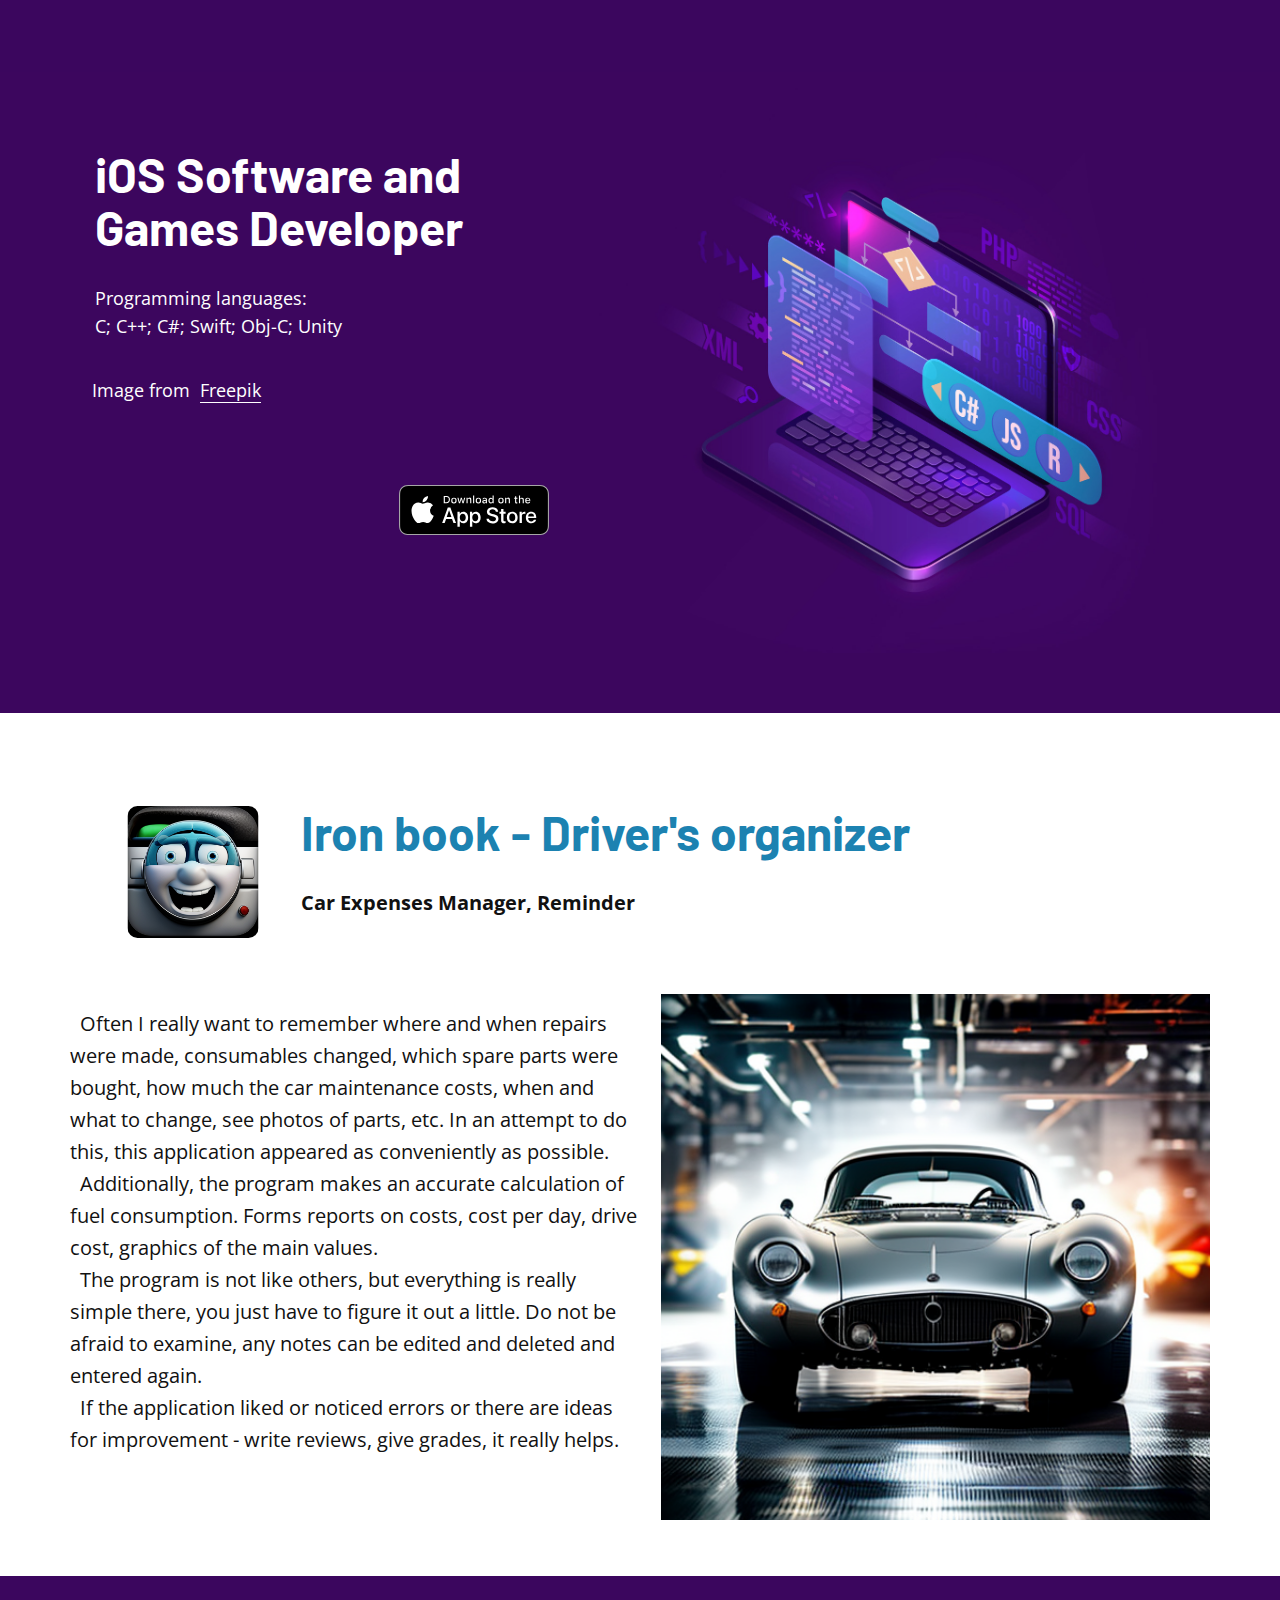
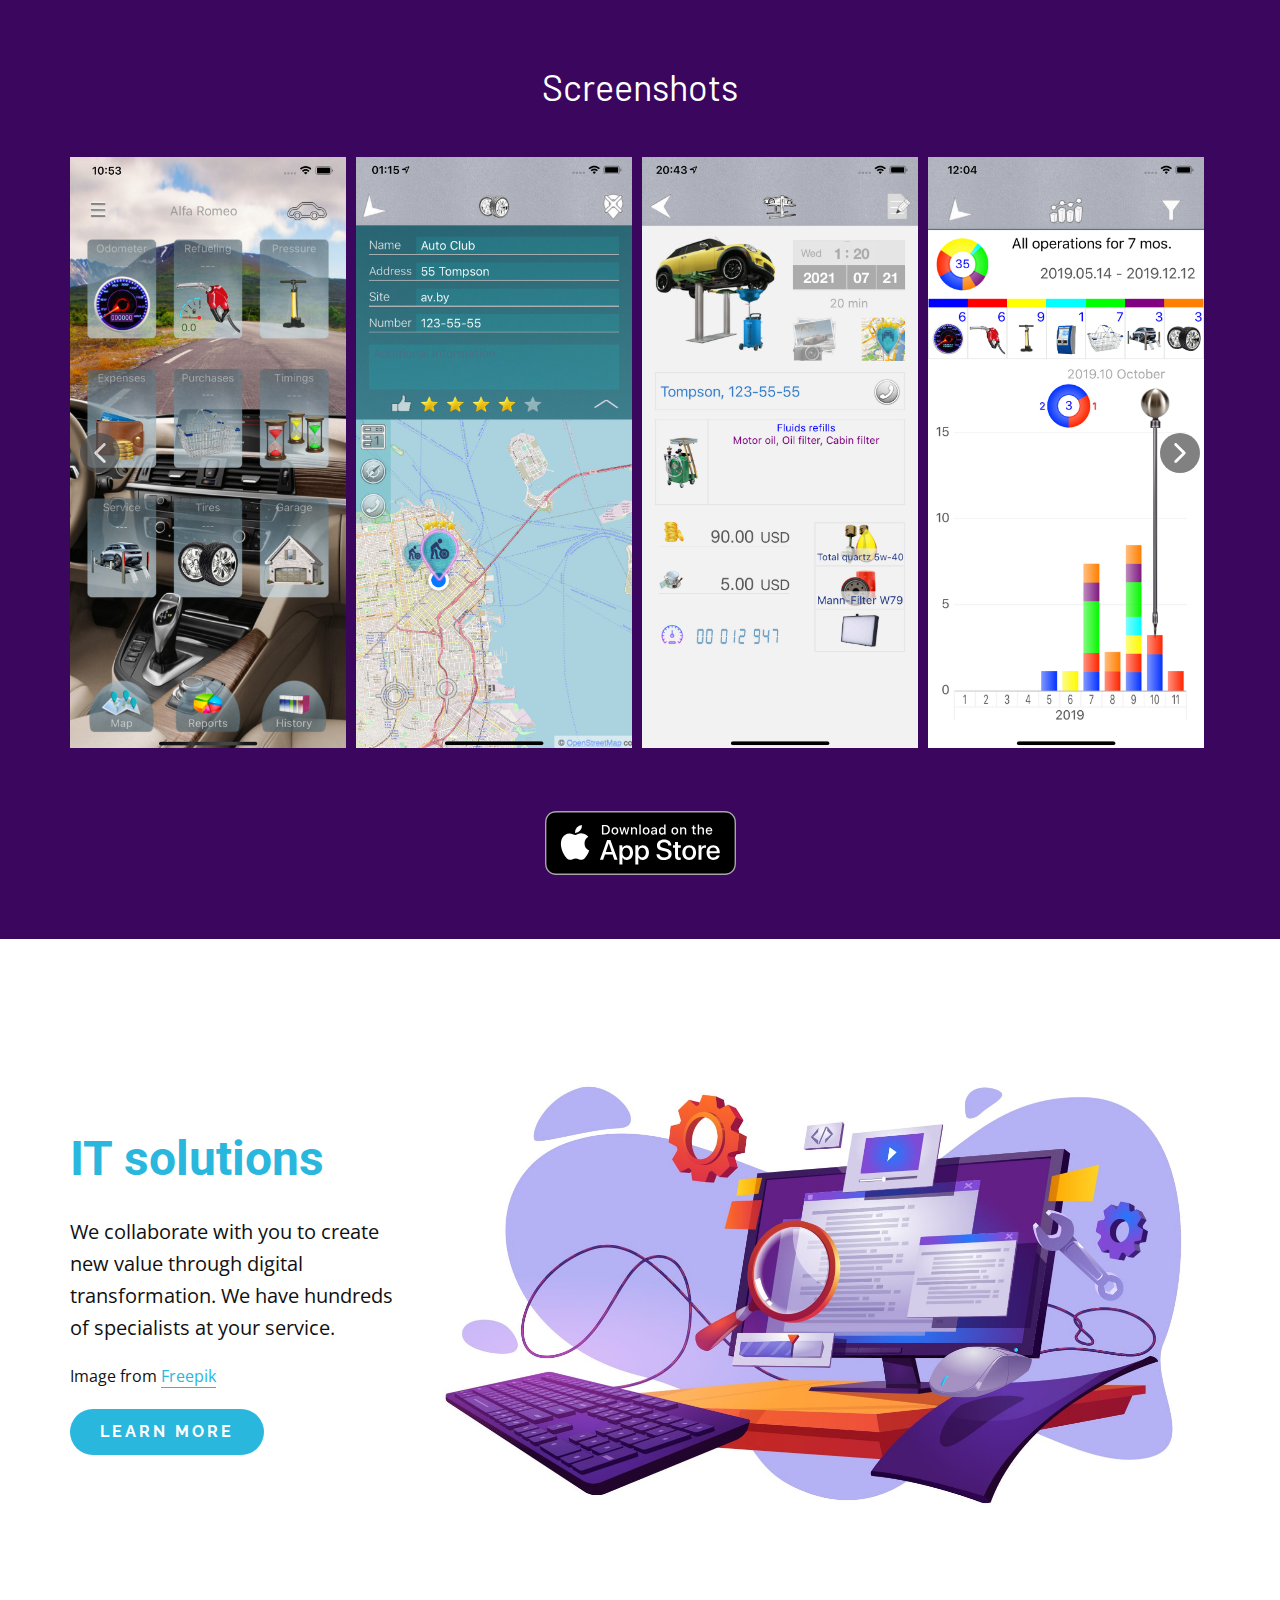
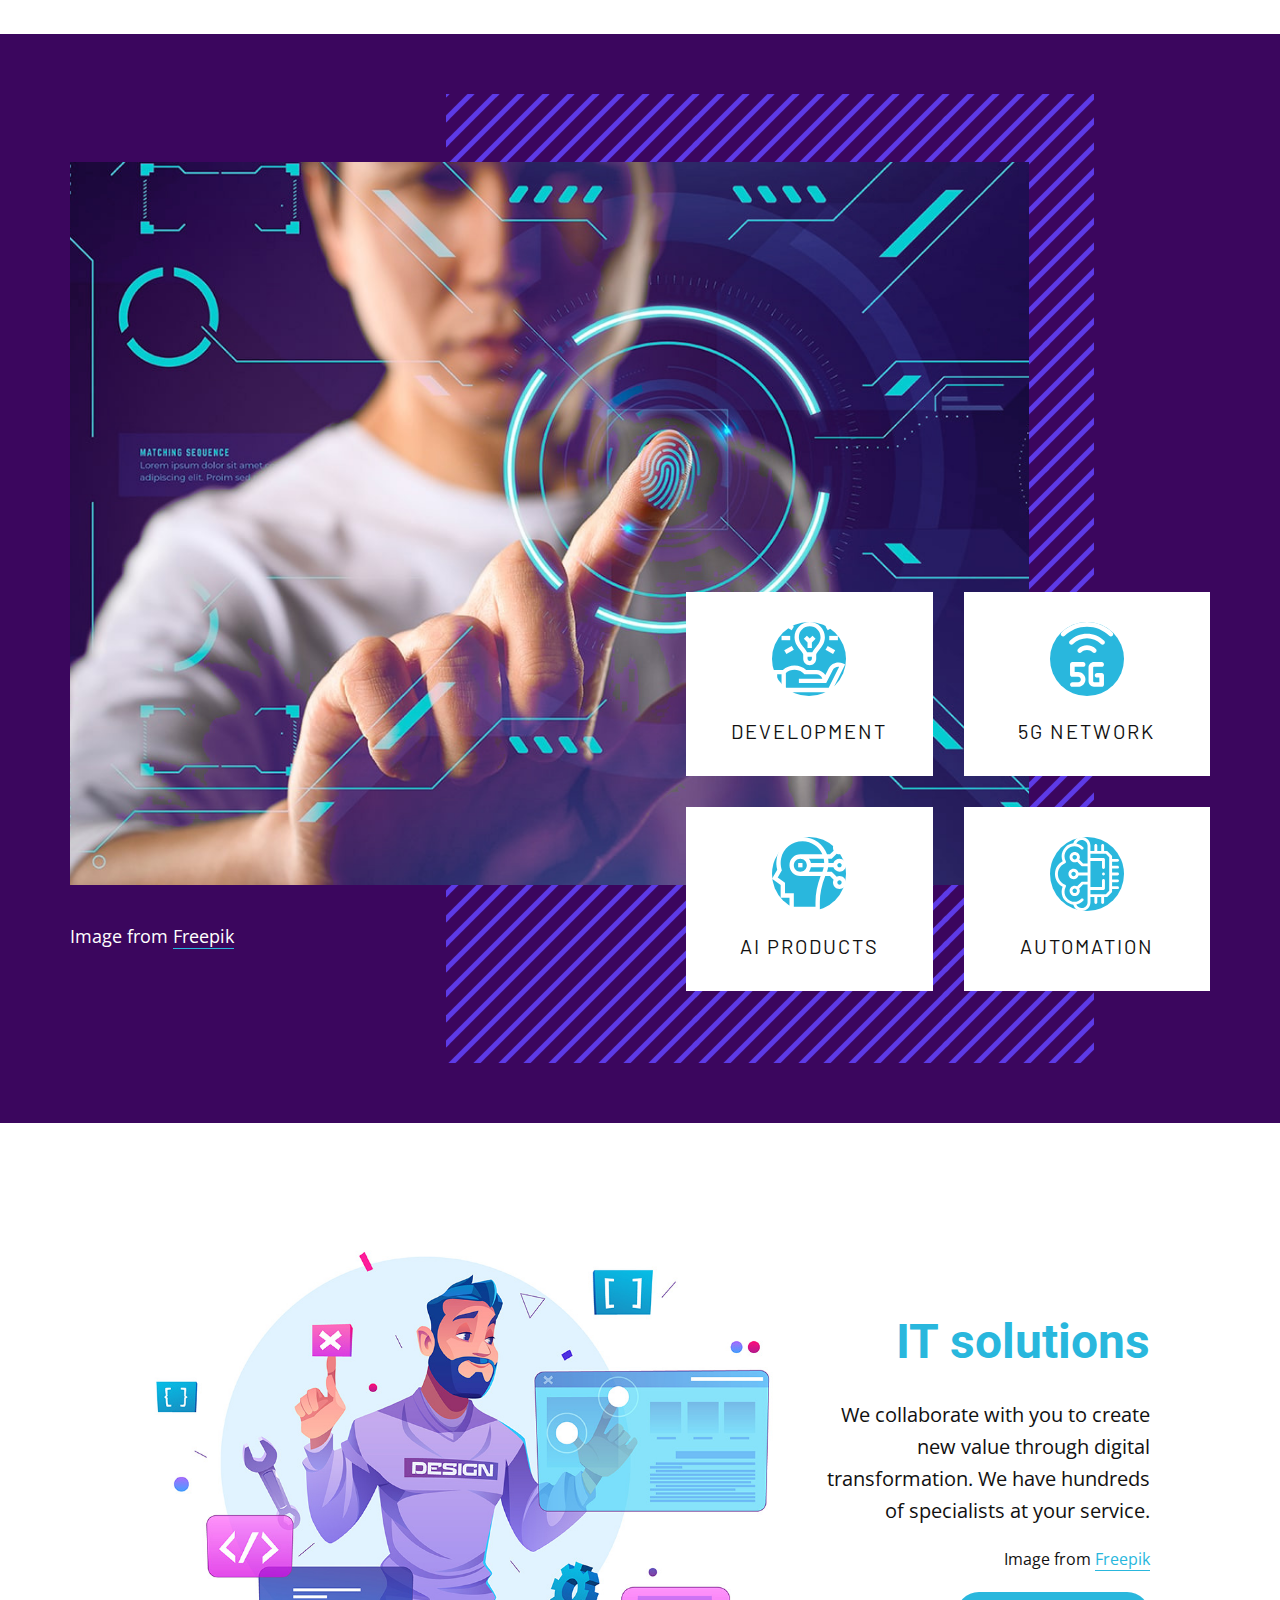
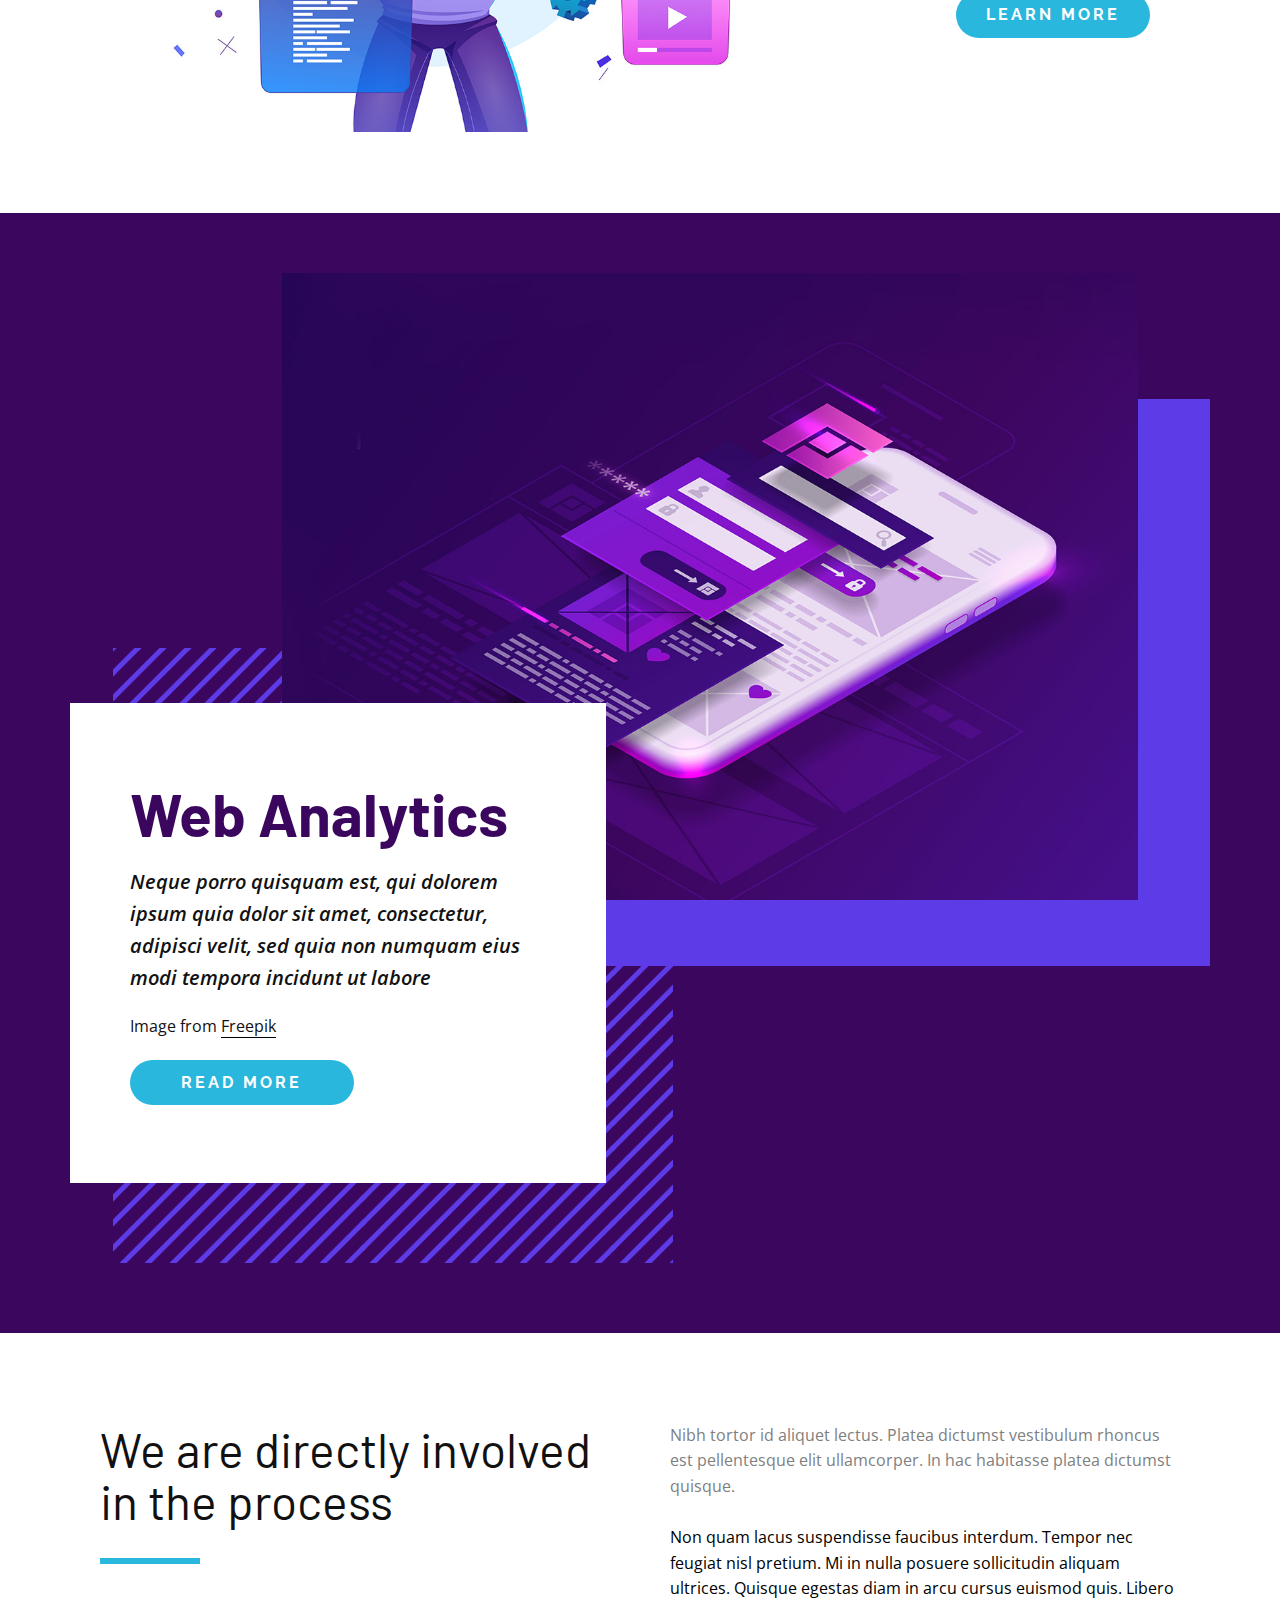
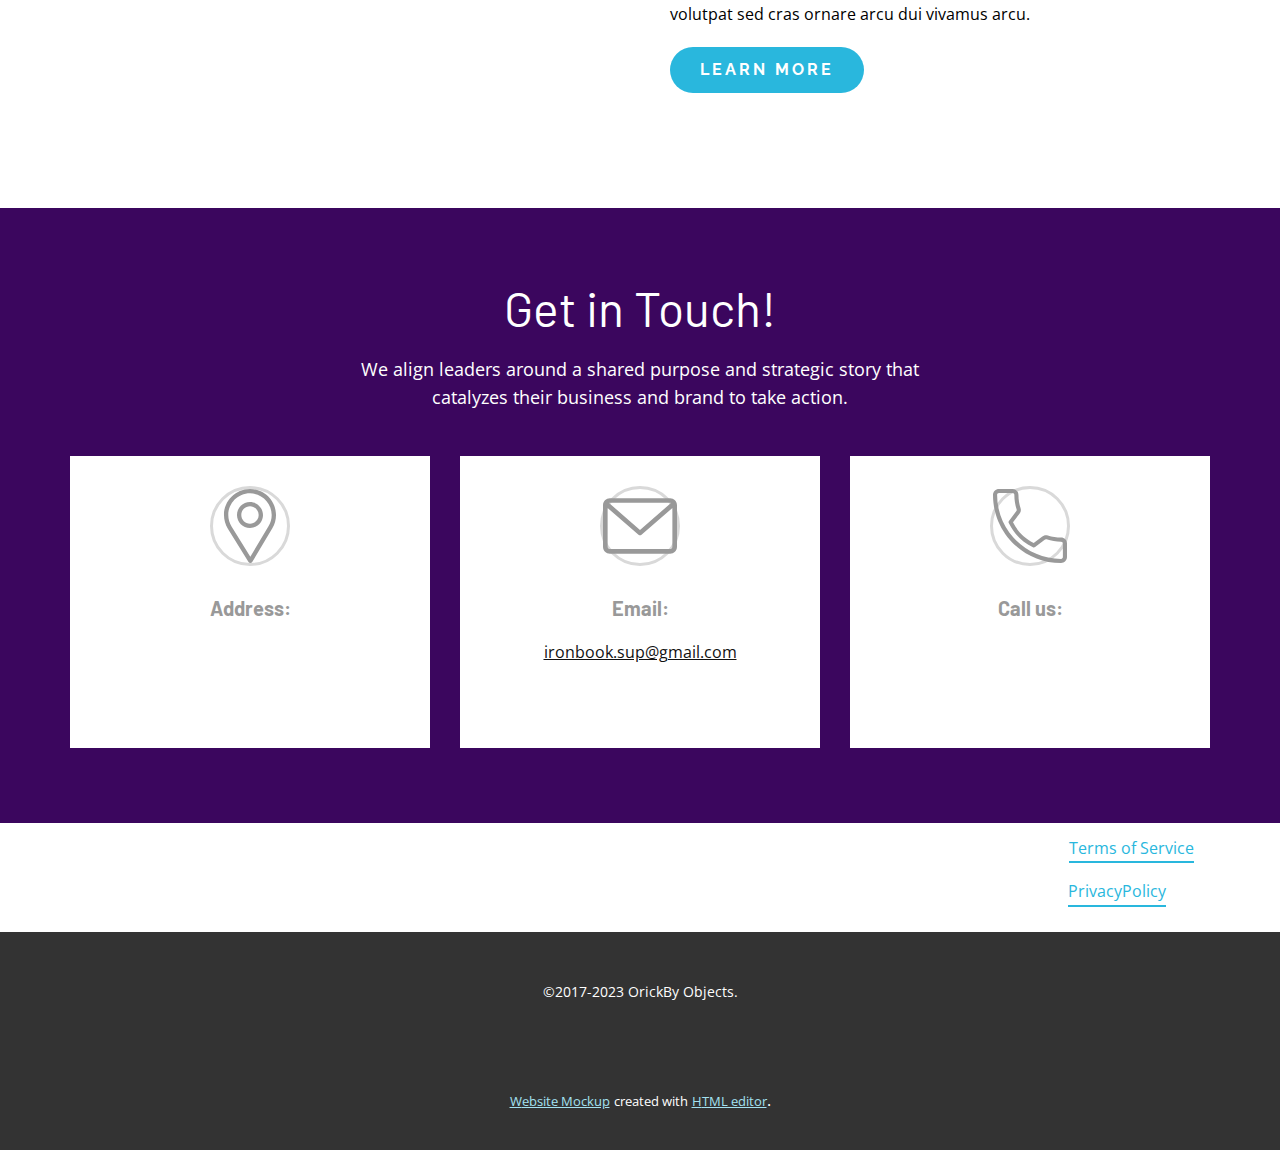
<file: Main.html>
<!DOCTYPE html>
<html style="font-size: 16px;" lang="ru"><head>
    <meta name="viewport" content="width=device-width, initial-scale=1.0">
    <meta charset="utf-8">
    <meta name="keywords" content="Web Software Developers, Key Features, Data Visualization, IT solutions, IT solutions, Web Analytics, We are directly involved in t​he process, Get in Touch!">
    <meta name="description" content="">
    <title>Main</title>
    <link rel="stylesheet" href="nicepage.css" media="screen">
<link rel="stylesheet" href="Main.css" media="screen">
    <script class="u-script" type="text/javascript" src="jquery.js" defer=""></script>
    <script class="u-script" type="text/javascript" src="nicepage.js" defer=""></script>
    <meta name="generator" content="Nicepage 6.0.3, nicepage.com">
    <link id="u-theme-google-font" rel="stylesheet" href="https://fonts.googleapis.com/css?family=Open+Sans:300,300i,400,400i,500,500i,600,600i,700,700i,800,800i|Barlow:100,100i,200,200i,300,300i,400,400i,500,500i,600,600i,700,700i,800,800i,900,900i">
    <link id="u-page-google-font" rel="stylesheet" href="https://fonts.googleapis.com/css?family=Raleway:100,100i,200,200i,300,300i,400,400i,500,500i,600,600i,700,700i,800,800i,900,900i|Roboto:100,100i,300,300i,400,400i,500,500i,700,700i,900,900i|Barlow:100,100i,200,200i,300,300i,400,400i,500,500i,600,600i,700,700i,800,800i,900,900i">
    
    
    
    
    
    
    
    
    
    
    
    
    <script type="application/ld+json">{
		"@context": "http://schema.org",
		"@type": "Organization",
		"name": ""
}</script>
    <meta name="theme-color" content="#29b7dd">
    <meta property="og:title" content="Main">
    <meta property="og:type" content="website">
  <meta data-intl-tel-input-cdn-path="intlTelInput/"></head>
  <body data-path-to-root="./" data-include-products="false" class="u-body u-xl-mode" data-lang="ru"><header class="u-clearfix u-header u-palette-2-dark-1 u-header" id="sec-2485"><div class="u-clearfix u-sheet u-sheet-1">
        <nav class="u-menu u-menu-one-level u-offcanvas u-menu-1" data-responsive-from="MD">
          <div class="menu-collapse" style="font-size: 1rem; letter-spacing: 0px; font-weight: 700;">
            <a class="u-button-style u-custom-active-border-color u-custom-border u-custom-border-color u-custom-borders u-custom-hover-border-color u-custom-left-right-menu-spacing u-custom-padding-bottom u-custom-text-color u-custom-text-hover-color u-custom-top-bottom-menu-spacing u-nav-link u-text-active-palette-1-base u-text-hover-palette-2-base u-text-white" href="#">
              <svg class="u-svg-link" viewBox="0 0 24 24"><use xmlns:xlink="http://www.w3.org/1999/xlink" xlink:href="#menu-hamburger"></use></svg>
              <svg class="u-svg-content" version="1.1" id="menu-hamburger" viewBox="0 0 16 16" x="0px" y="0px" xmlns:xlink="http://www.w3.org/1999/xlink" xmlns="http://www.w3.org/2000/svg"><g><rect y="1" width="16" height="2"></rect><rect y="7" width="16" height="2"></rect><rect y="13" width="16" height="2"></rect>
</g></svg>
            </a>
          </div>
          <div class="u-custom-menu u-nav-container" wfd-invisible="true"></div>
          <div class="u-custom-menu u-nav-container-collapse">
            <div class="u-black u-container-style u-inner-container-layout u-opacity u-opacity-95 u-sidenav">
              <div class="u-inner-container-layout u-sidenav-overflow">
                <div class="u-menu-close"></div>
                <ul class="u-align-center u-nav u-popupmenu-items u-unstyled u-nav-1"><li class="u-nav-item"><a class="u-button-style u-nav-link" href="Main.html">Main</a>
</li><li class="u-nav-item"><a class="u-button-style u-nav-link" href="#">PrivacyPolicy</a>
</li><li class="u-nav-item"><a class="u-button-style u-nav-link" href="#">Контакты</a>
</li></ul>
              </div>
            </div>
            <div class="u-black u-menu-overlay u-opacity u-opacity-70" wfd-invisible="true"></div>
          </div>
        </nav>
      </div></header>
    <section class="u-align-left u-clearfix u-image u-section-1" id="carousel_3e8e" data-image-width="1980" data-image-height="1350">
      <div class="u-clearfix u-sheet u-sheet-1">
        <div class="data-layout-selected u-clearfix u-expanded-width u-layout-wrap u-layout-wrap-1">
          <div class="u-gutter-0 u-layout">
            <div class="u-layout-row">
              <div class="u-align-left u-container-style u-layout-cell u-left-cell u-shape-rectangle u-size-27 u-layout-cell-1">
                <div class="u-container-layout u-container-layout-1">
                  <h1 class="u-custom-font u-text u-text-body-alt-color u-text-1">iOS Software and Games Developer<br>
                  </h1>
                  <p class="u-text u-text-body-alt-color u-text-2"> Programming languages:<br>C; C++; C#; Swift; Obj-C; Unity
                  </p>
                  <p class="u-align-left u-text u-text-body-alt-color u-text-3">Image from&nbsp;<b>
                      <a href="https://www.freepik.com/vectors/computer" class="u-border-1 u-border-no-left u-border-no-right u-border-no-top u-border-white u-btn u-button-link u-button-style u-none u-text-body-alt-color u-btn-1" target="_blank">Freepik</a></b>
                  </p>
                  <a href="https://apps.apple.com/us/developer/siarhei-arenich/id1208911215" class="u-border-none u-btn u-button-style u-custom-font u-font-raleway u-none u-btn-2"><span class="u-file-icon u-icon u-icon-1"><img src="images/app_store_button.svg" alt=""></span>
                  </a>
                </div>
              </div>
              <div class="u-align-left u-container-style u-image u-layout-cell u-right-cell u-size-33 u-image-1" data-image-width="1372" data-image-height="1235">
                <div class="u-container-layout u-valign-bottom u-container-layout-2"></div>
              </div>
            </div>
          </div>
        </div>
      </div>
    </section>
    <section class="u-align-center u-clearfix u-white u-section-2" id="carousel_7a94">
      <div class="u-clearfix u-sheet u-sheet-1">
        <div class="data-layout-selected u-clearfix u-expanded-width-sm u-expanded-width-xs u-gutter-0 u-layout-wrap u-layout-wrap-1">
          <div class="u-layout">
            <div class="u-layout-row">
              <div class="u-size-12">
                <div class="u-layout-row">
                  <div class="u-container-style u-layout-cell u-size-60 u-layout-cell-1">
                    <div class="u-container-layout u-valign-top-lg u-valign-top-md u-valign-top-sm u-valign-top-xs u-container-layout-1">
                      <img class="custom-expanded u-absolute-hcenter-xl u-align-center u-expanded-height-xl u-image u-image-round u-radius u-image-1" src="images/image-29.png" alt="" data-image-width="512" data-image-height="512">
                    </div>
                  </div>
                </div>
              </div>
              <div class="u-size-48">
                <div class="u-layout-col">
                  <div class="u-container-style u-layout-cell u-size-30 u-layout-cell-2">
                    <div class="u-container-layout u-valign-middle-xs u-container-layout-2">
                      <h1 class="u-align-center-sm u-align-center-xs u-align-left-lg u-align-left-md u-align-left-xl u-text u-text-palette-4-base u-text-1"> Iron book - Driver's organizer</h1>
                    </div>
                  </div>
                  <div class="u-container-style u-layout-cell u-size-30 u-layout-cell-3">
                    <div class="u-container-layout u-valign-middle-md u-valign-middle-sm u-valign-middle-xs u-container-layout-3">
                      <p class="u-align-center-sm u-align-center-xs u-align-left-lg u-align-left-md u-align-left-xl u-text u-text-2"> Car Expenses Manager, Reminder </p>
                    </div>
                  </div>
                </div>
              </div>
            </div>
          </div>
        </div>
        <div class="data-layout-selected u-clearfix u-expanded-width u-layout-wrap u-layout-wrap-2">
          <div class="u-layout">
            <div class="u-layout-col">
              <div class="u-size-60">
                <div class="u-layout-row">
                  <div class="u-container-style u-layout-cell u-size-30 u-layout-cell-4">
                    <div class="u-container-layout u-valign-top-md u-valign-top-sm u-valign-top-xs u-container-layout-4">
                      <p class="u-align-left u-text u-text-3"> &nbsp; Often I really want to remember where and when repairs were made, consumables changed, which spare parts were bought, how much the car maintenance costs, when and what to change, see photos of parts, etc. In an attempt to do this, this application appeared as conveniently as possible.<br>&nbsp; Additionally, the program makes an accurate calculation of fuel consumption. Forms reports on costs, cost per day, drive cost, graphics of the main values.<br>&nbsp; The program is not like others, but everything is really simple there, you just have to figure it out a little. Do not be afraid to examine, any notes can be edited and deleted and entered again.<br>&nbsp; If the application liked or noticed errors or there are ideas for improvement - write reviews, give grades, it really helps.
                      </p>
                    </div>
                  </div>
                  <div class="u-container-style u-layout-cell u-size-30 u-layout-cell-5">
                    <div class="u-container-layout u-valign-top-lg u-valign-top-md u-valign-top-xl u-container-layout-5">
                      <img alt="" class="u-align-center-sm u-align-center-xs u-expanded-width-xs u-image u-image-default u-image-2" src="images/image-147.png" data-image-width="512" data-image-height="512">
                    </div>
                  </div>
                </div>
              </div>
            </div>
          </div>
        </div>
      </div>
    </section>
    <section class="u-align-center-lg u-align-center-md u-align-center-sm u-align-center-xs u-clearfix u-lightbox u-palette-2-base u-section-3" id="carousel_3f86">
      <div class="u-clearfix u-sheet u-valign-bottom-xl u-sheet-1">
        <h2 class="u-text u-text-default u-text-1">Screenshots</h2>
        <div class="custom-expanded u-expanded-width-lg u-expanded-width-xl u-gallery u-layout-horizontal u-lightbox u-no-transition u-show-text-on-hover u-width-fixed u-gallery-1">
          <div class="u-gallery-inner"><div class="u-effect-fade u-gallery-item u-gallery-item-1"><div class="u-back-slide"><img class="u-back-image u-back-image-1" src="images/1.png">
</div><div class="u-over-slide u-shading u-over-slide-1"></div>
</div><div class="u-effect-fade u-gallery-item u-gallery-item-2" data-image-width="1125" data-image-height="2436"><div class="u-back-slide"><img class="u-back-image u-back-image-2" src="images/SimulatorScreenShot-iPhone12mini-2021-07-22at01.15.59.png">
</div><div class="u-over-slide u-shading u-over-slide-2"></div>
</div><div class="u-effect-fade u-gallery-item u-gallery-item-3" data-image-width="1125" data-image-height="2436"><div class="u-back-slide"><img class="u-back-image u-back-image-3" src="images/SimulatorScreenShot-iPhone12mini-2021-07-21at20.43.38.png" alt="">
</div><div class="u-over-slide u-shading u-over-slide-3"></div>
</div><div class="u-effect-fade u-gallery-item u-gallery-item-4" data-image-width="1125" data-image-height="2436"><div class="u-back-slide"><img class="u-back-image u-back-image-4" src="images/SimulatorScreenShot-iPhoneX-2019-12-13at00.04.49.png">
</div><div class="u-over-slide u-shading u-over-slide-4"></div>
</div><div class="u-effect-fade u-gallery-item u-gallery-item-5" data-image-width="1125" data-image-height="2436"><div class="u-back-slide"><img class="u-back-image u-back-image-5" src="images/SimulatorScreenShot-iPhoneX-2019-12-13at00.06.43.png">
</div><div class="u-over-slide u-shading u-over-slide-5"></div>
</div><div class="u-effect-fade u-gallery-item u-gallery-item-6" data-image-width="1125" data-image-height="2436"><div class="u-back-slide"><img class="u-back-image u-back-image-6" src="images/SimulatorScreenShot-iPhoneX-2019-12-13at00.07.55.png">
</div><div class="u-over-slide u-shading u-over-slide-6"></div>
</div><div class="u-effect-fade u-gallery-item u-gallery-item-7" data-image-width="1125" data-image-height="2436"><div class="u-back-slide"><img class="u-back-image u-back-image-7" src="images/SimulatorScreenShot-iPhoneX-2019-12-13at00.09.41.png">
</div><div class="u-over-slide u-shading u-over-slide-7"></div>
</div><div class="u-effect-fade u-gallery-item u-gallery-item-8" data-image-width="1125" data-image-height="2436"><div class="u-back-slide"><img class="u-back-image u-back-image-8" src="images/SimulatorScreenShot-iPhoneX-2019-12-13at00.55.40.png">
</div><div class="u-over-slide u-shading u-over-slide-8"></div>
</div><div class="u-effect-fade u-gallery-item u-gallery-item-9" data-image-width="1125" data-image-height="2436"><div class="u-back-slide"><img class="u-back-image u-back-image-9" src="images/SimulatorScreenShot-iPhoneX-2019-12-13at00.59.49.png">
</div><div class="u-over-slide u-shading u-over-slide-9"></div>
</div><div class="u-effect-fade u-gallery-item u-gallery-item-10" data-image-width="1125" data-image-height="2436"><div class="u-back-slide"><img class="u-back-image u-back-image-10" src="images/SimulatorScreenShot-iPhoneX-2019-12-13at00.58.44.png">
</div><div class="u-over-slide u-shading u-over-slide-10"></div>
</div><div class="u-effect-fade u-gallery-item u-gallery-item-11" data-image-width="1125" data-image-height="2436"><div class="u-back-slide"><img class="u-back-image u-back-image-11" src="images/SimulatorScreenShot-iPhoneX-2019-12-13at21.55.50.png">
</div><div class="u-over-slide u-shading u-over-slide-11"></div>
</div><div class="u-effect-fade u-gallery-item u-gallery-item-12" data-image-width="1125" data-image-height="2436"><div class="u-back-slide"><img class="u-back-image u-back-image-12" src="images/SimulatorScreenShot-iPhone12mini-2021-07-21at19.25.17.png">
</div><div class="u-over-slide u-shading u-over-slide-12"></div>
</div><div class="u-effect-fade u-gallery-item u-gallery-item-13" data-image-width="1125" data-image-height="2436"><div class="u-back-slide"><img class="u-back-image u-back-image-13" src="images/SimulatorScreenShot-iPhone12mini-2021-07-21at19.48.21.png">
</div><div class="u-over-slide u-shading u-over-slide-13"></div>
</div><div class="u-effect-fade u-gallery-item u-gallery-item-14" data-image-width="1125" data-image-height="2436"><div class="u-back-slide"><img class="u-back-image u-back-image-14" src="images/SimulatorScreenShot-iPhone12mini-2021-07-21at20.43.38.png">
</div><div class="u-over-slide u-shading u-over-slide-14"></div>
</div><div class="u-effect-fade u-gallery-item u-gallery-item-15" data-image-width="1125" data-image-height="2436"><div class="u-back-slide"><img class="u-back-image u-back-image-15" src="images/SimulatorScreenShot-iPhoneX-2019-12-13at21.55.55.png">
</div><div class="u-over-slide u-shading u-over-slide-15"></div>
</div></div>
          <a class="u-gallery-nav u-gallery-nav-prev u-grey-70 u-icon-circle u-opacity u-opacity-70 u-spacing-10 u-text-white u-gallery-nav-1" href="#" role="button">
            <span aria-hidden="true">
              <svg viewBox="0 0 451.847 451.847"><path d="M97.141,225.92c0-8.095,3.091-16.192,9.259-22.366L300.689,9.27c12.359-12.359,32.397-12.359,44.751,0
c12.354,12.354,12.354,32.388,0,44.748L173.525,225.92l171.903,171.909c12.354,12.354,12.354,32.391,0,44.744
c-12.354,12.365-32.386,12.365-44.745,0l-194.29-194.281C100.226,242.115,97.141,234.018,97.141,225.92z"></path></svg>
            </span>
            <span class="sr-only">
              <svg viewBox="0 0 451.847 451.847"><path d="M97.141,225.92c0-8.095,3.091-16.192,9.259-22.366L300.689,9.27c12.359-12.359,32.397-12.359,44.751,0
c12.354,12.354,12.354,32.388,0,44.748L173.525,225.92l171.903,171.909c12.354,12.354,12.354,32.391,0,44.744
c-12.354,12.365-32.386,12.365-44.745,0l-194.29-194.281C100.226,242.115,97.141,234.018,97.141,225.92z"></path></svg>
            </span>
          </a>
          <a class="u-gallery-nav u-gallery-nav-next u-grey-70 u-icon-circle u-opacity u-opacity-70 u-spacing-10 u-text-white u-gallery-nav-2" href="#" role="button">
            <span aria-hidden="true">
              <svg viewBox="0 0 451.846 451.847"><path d="M345.441,248.292L151.154,442.573c-12.359,12.365-32.397,12.365-44.75,0c-12.354-12.354-12.354-32.391,0-44.744
L278.318,225.92L106.409,54.017c-12.354-12.359-12.354-32.394,0-44.748c12.354-12.359,32.391-12.359,44.75,0l194.287,194.284
c6.177,6.18,9.262,14.271,9.262,22.366C354.708,234.018,351.617,242.115,345.441,248.292z"></path></svg>
            </span>
            <span class="sr-only">
              <svg viewBox="0 0 451.846 451.847"><path d="M345.441,248.292L151.154,442.573c-12.359,12.365-32.397,12.365-44.75,0c-12.354-12.354-12.354-32.391,0-44.744
L278.318,225.92L106.409,54.017c-12.354-12.359-12.354-32.394,0-44.748c12.354-12.359,32.391-12.359,44.75,0l194.287,194.284
c6.177,6.18,9.262,14.271,9.262,22.366C354.708,234.018,351.617,242.115,345.441,248.292z"></path></svg>
            </span>
          </a>
        </div><span class="u-file-icon u-icon u-icon-1" data-href="https://apps.apple.com/us/app/iron-book-drivers-organizer/id1208911216"><img src="images/app_store_button.svg" alt=""></span>
      </div>
    </section>
    <section class="u-align-center-xs u-clearfix u-section-4" src="" id="carousel_46bf">
      <div class="u-clearfix u-sheet u-valign-middle-xl u-sheet-1">
        <img class="u-expanded-width-md u-image u-image-contain u-image-1" src="images/Untitled-1-min.jpg">
        <div class="u-align-center-md u-align-center-sm u-align-center-xs u-border-no-bottom u-border-no-left u-border-no-right u-border-no-top u-container-style u-expanded-width-md u-expanded-width-sm u-expanded-width-xs u-group u-shape-rectangle u-group-1">
          <div class="u-container-layout u-valign-middle u-container-layout-1">
            <h1 class="u-text u-text-palette-1-base u-text-1">IT solutions</h1>
            <p class="u-large-text u-text u-text-variant u-text-2">We collaborate with you to create new value through digital transformation. We have hundreds of specialists at your service. </p>
            <p class="u-text u-text-3">Image from <a href="https://www.freepik.com/vectors/cartoon" class="u-active-none u-border-1 u-border-no-left u-border-no-right u-border-no-top u-border-palette-1-base u-btn u-button-link u-button-style u-hover-none u-none u-text-palette-1-base u-btn-1" target="_blank">Freepik</a>
            </p>
            <a href="https://nicepage.com/k/prescription-medicine-html-templates" class="u-active-palette-4-base u-border-0 u-btn u-btn-round u-button-style u-custom-font u-font-raleway u-hover-palette-4-base u-palette-1-base u-radius-50 u-text-body-alt-color u-btn-2">learn more</a>
          </div>
        </div>
      </div>
    </section>
    <section class="u-align-right u-clearfix u-palette-2-base u-section-5" id="carousel_d534">
      <div class="u-clearfix u-sheet u-valign-middle-sm u-valign-middle-xs u-sheet-1">
        <div class="u-container-style u-group u-image u-image-tiles u-image-1" data-image-width="500" data-image-height="375">
          <div class="u-container-layout u-container-layout-1"></div>
        </div>
        <img src="images/fff.jpg" alt="" class="u-image u-image-default u-image-2" data-image-width="1202" data-image-height="800">
        <p class="u-align-left u-text u-text-1">Image from <a href="https://www.freepik.com/free-photos/background" class="u-border-1 u-border-no-left u-border-no-right u-border-no-top u-border-palette-1-base u-btn u-button-link u-button-style u-none u-text-body-alt-color u-btn-1">Freepik</a>
        </p>
        <div class="u-list u-list-1">
          <div class="u-repeater u-repeater-1">
            <div class="u-container-style u-list-item u-repeater-item u-video-cover u-white u-list-item-1">
              <div class="u-container-layout u-similar-container u-valign-top u-container-layout-2"><span class="u-icon u-icon-circle u-palette-1-base u-spacing-15 u-icon-1"><svg class="u-svg-link" preserveAspectRatio="xMidYMin slice" viewBox="0 0 512 512" style=""><use xmlns:xlink="http://www.w3.org/1999/xlink" xlink:href="#svg-dcec"></use></svg><svg class="u-svg-content" viewBox="0 0 512 512" id="svg-dcec"><g><path d="m506.061 294.479-13.406-6.712c-37.055-18.553-82.084-3.54-100.615 33.574l-22.788 45.528c-13.319-20.937-36.712-34.869-63.313-34.869h-69.019c-22.263-20.08-50.779-31.066-80.981-31.066s-58.713 10.987-80.975 31.066h-69.025v180h90v-26.555h314.638zm-440.122 187.521h-30v-120h30zm30-26.555v-101.925c16.611-14.595 37.686-22.586 60-22.586 43.655 0 66.559 29.51 68.787 31.066h81.213c19.555 0 36.228 12.541 42.42 30h-162.42v30h189.267l43.668-87.245c8.862-17.751 27.659-26.867 45.804-24.593l-72.642 145.283z"></path><path d="m215.939 225v30c0 24.813 20.187 45 45 45s45-20.187 45-45v-30c0-7.02 9.611-18.622 18.906-29.842 17.343-20.934 41.094-49.605 41.094-90.158 0-57.897-47.103-105-105-105s-105 47.103-105 105c0 40.553 23.751 69.224 41.094 90.158 9.295 11.22 18.906 22.822 18.906 29.842zm45 45c-8.271 0-15-6.729-15-15v-15h30v15c0 8.271-6.728 15-15 15zm0-240c41.355 0 75 33.645 75 75 0 29.741-18.167 51.671-34.196 71.02-9.4 11.347-18.425 22.249-22.892 33.98h-35.823c-4.468-11.732-13.493-22.634-22.892-33.98-16.029-19.349-34.196-41.278-34.196-71.02-.001-41.355 33.644-75 74.999-75z"></path><path d="m245.939 180h30v-38.787l25.607-25.606-21.213-21.214-19.394 19.394-19.393-19.394-21.213 21.214 25.606 25.606z"></path><path d="m65.939 96h60v30h-60z"></path><path d="m395.939 96h60v30h-60z"></path><path d="m88.045 178.5h60v30h-60z" transform="matrix(.866 -.5 .5 .866 -80.935 84.947)"></path><path d="m373.695 13.225h60.277v30h-60.277z" transform="matrix(.862 -.507 .507 .862 41.406 208.569)"></path><path d="m103.045-1.914h30v60.277h-30z" transform="matrix(.507 -.862 .862 .507 33.886 115.681)"></path><path d="m388.833 163.5h30v60h-30z" transform="matrix(.5 -.866 .866 .5 34.341 446.481)"></path>
</g></svg></span>
                <h4 class="u-align-center u-text u-text-2">Development</h4>
              </div>
            </div>
            <div class="u-align-center u-container-style u-list-item u-repeater-item u-video-cover u-white u-list-item-2">
              <div class="u-container-layout u-similar-container u-valign-top u-container-layout-3"><span class="u-icon u-icon-circle u-palette-1-base u-spacing-15 u-icon-2"><svg class="u-svg-link" preserveAspectRatio="xMidYMin slice" viewBox="0 0 24 24" style=""><use xmlns:xlink="http://www.w3.org/1999/xlink" xlink:href="#svg-ad08"></use></svg><svg class="u-svg-content" viewBox="0 0 24 24" id="svg-ad08"><path d="m19.75 4.687c-.191 0-.382-.072-.528-.218-1.93-1.914-4.495-2.969-7.222-2.969s-5.292 1.055-7.222 2.969c-.294.292-.768.29-1.061-.004-.292-.294-.29-.77.004-1.061 2.214-2.195 5.154-3.404 8.279-3.404s6.065 1.209 8.278 3.404c.294.291.296.767.004 1.061-.146.147-.339.222-.532.222z"></path><path d="m17.052 7.362c-.191 0-.382-.072-.528-.218-1.211-1.201-2.817-1.862-4.524-1.862s-3.313.661-4.524 1.863c-.294.292-.769.29-1.061-.004-.291-.294-.29-.769.004-1.061 1.494-1.481 3.476-2.298 5.581-2.298s4.087.816 5.581 2.298c.294.292.296.767.004 1.061-.147.147-.34.221-.533.221z"></path><path d="m14.354 10.038c-.193 0-.386-.074-.533-.222-.963-.971-2.681-.971-3.644 0-.291.294-.765.296-1.06.004-.294-.291-.296-.766-.004-1.06.765-.772 1.791-1.197 2.887-1.197s2.122.425 2.887 1.196c.292.294.29.77-.004 1.061-.147.146-.338.218-.529.218z"></path><path d="m9.125 21h-1.875c-.414 0-.75-.336-.75-.75s.336-.75.75-.75h1.875c.482 0 .875-.393.875-.875s-.393-.875-.875-.875h-1.875c-.414 0-.75-.336-.75-.75v-3.25c0-.414.336-.75.75-.75h3.5c.414 0 .75.336.75.75s-.336.75-.75.75h-2.75v1.75h1.125c1.31 0 2.375 1.065 2.375 2.375s-1.065 2.375-2.375 2.375z"></path><path d="m16.75 21h-2.5c-.965 0-1.75-.785-1.75-1.75v-4.5c0-.965.785-1.75 1.75-1.75h2.5c.414 0 .75.336.75.75s-.336.75-.75.75h-2.5c-.138 0-.25.112-.25.25v4.5c0 .138.112.25.25.25h1.75v-1.5h-.75c-.414 0-.75-.336-.75-.75s.336-.75.75-.75h1.5c.414 0 .75.336.75.75v3c0 .414-.336.75-.75.75z"></path></svg></span>
                <h4 class="u-text u-text-3">5G Network</h4>
              </div>
            </div>
            <div class="u-align-center u-container-style u-list-item u-repeater-item u-video-cover u-white u-list-item-3">
              <div class="u-container-layout u-similar-container u-valign-top u-container-layout-4"><span class="u-icon u-icon-circle u-palette-1-base u-spacing-15 u-icon-3"><svg class="u-svg-link" preserveAspectRatio="xMidYMin slice" viewBox="0 0 512.012 512.012" style=""><use xmlns:xlink="http://www.w3.org/1999/xlink" xlink:href="#svg-74d0"></use></svg><svg class="u-svg-content" viewBox="0 0 512.012 512.012" id="svg-74d0"><g><path d="m59.998 332.666v87.346h61v92h210v-62.218c0-56.303 12.309-115.303 37.563-179.782h32.224l25.611 25.611c-2.817 5.875-4.398 12.451-4.398 19.39 0 24.813 20.187 45 45 45s45-20.187 45-45-20.187-45-45-45c-6.938 0-13.514 1.581-19.389 4.398l-34.398-34.398h-32.572c3.497-9.779 6.115-19.796 7.843-30.01h36.096c6.192 17.469 22.865 30.01 42.42 30.01 24.813 0 45-20.187 45-45s-20.187-45-45-45c-19.555 0-36.228 12.541-42.42 30h-33.58c0-10.152-.845-20.177-2.485-30h24.698l34.398-34.397c5.875 2.817 12.45 4.398 19.389 4.398 24.813 0 45-20.187 45-45s-20.187-45-45-45-45 20.187-45 45c0 6.939 1.581 13.514 4.398 19.389l-25.611 25.61h-19.994c-24.022-68.126-88.986-119.066-167.616-120-88.723-1.043-163.221 61.684-179.498 143.168-5.685 28.455-4.837 56.601 2.51 83.77l-36.173 62.25zm407-32.654c8.271 0 15 6.729 15 15s-6.729 15-15 15-15-6.729-15-15 6.728-15 15-15zm0-120c8.271 0 15 6.729 15 15s-6.729 15-15 15-15-6.729-15-15 6.728-15 15-15zm0-120c8.271 0 15 6.729 15 15s-6.729 15-15 15-15-6.729-15-15 6.728-15 15-15zm-117.798 178.089c-.272.639-.533 1.273-.802 1.911h-92.44c6.565-8.725 11.274-18.921 13.531-30.01h88.481c-1.971 9.61-4.896 18.996-8.77 28.099zm-108.202-43.089c0 24.813-20.187 45-45 45s-45-20.187-45-45 20.187-45 45-45 45 20.187 45 45zm120-15h-91.509c-2.258-11.079-6.967-21.275-13.532-30h101.998c1.993 9.704 3.043 19.738 3.043 30zm-297.903-30.954c13.953-69.845 76.913-119.906 149.725-119.047 60.427.717 112.514 37.715 135.55 90.001h-152.372c-41.355 0-75 33.645-75 75s33.645 75 75 74.99h140.455c-23.819 63.823-35.455 122.919-35.455 179.792v32.218h-150v-92h-61v-72.655l-50.417-36.534 29.076-50.038c-.795-4.156-14.724-35.852-5.562-81.727z"></path><path d="m180.998 180.012h30v30h-30z"></path>
</g></svg></span>
                <h4 class="u-text u-text-4">AI Products</h4>
              </div>
            </div>
            <div class="u-align-center u-container-style u-list-item u-repeater-item u-video-cover u-white u-list-item-4">
              <div class="u-container-layout u-similar-container u-valign-top u-container-layout-5"><span class="u-icon u-icon-circle u-palette-1-base u-spacing-15 u-icon-4"><svg class="u-svg-link" preserveAspectRatio="xMidYMin slice" viewBox="0 0 512 512" style=""><use xmlns:xlink="http://www.w3.org/1999/xlink" xlink:href="#svg-374e"></use></svg><svg class="u-svg-content" viewBox="0 0 512 512" id="svg-374e"><g><path d="m467.5 218.79c5.523 0 10-4.477 10-10s-4.477-10-10-10h-37.882v-27.225h37.882c5.523 0 10-4.477 10-10s-4.477-10-10-10h-37.882v-16.361c0-2.651-1.052-5.193-2.926-7.068l-28.917-28.941c-1.875-1.877-4.42-2.932-7.074-2.932h-16.365v-37.848c0-5.523-4.477-10-10-10s-10 4.477-10 10v37.848h-27.23v-37.848c0-5.523-4.477-10-10-10s-10 4.477-10 10v37.848h-27.202v-35.836c0-33.32-27.11-60.427-60.434-60.427-27.264 0-50.959 18.428-58.186 44.029-20.782 2.112-40.037 11.3-54.896 26.343-16.78 16.99-26.021 39.501-26.021 63.386 0 11.853 2.34 23.593 6.827 34.476-14.037 7.459-26.081 18.186-35.211 31.443-11.437 16.608-17.483 36.079-17.483 56.309 0 37.241 20.362 70.644 52.689 87.78-4.482 10.863-6.82 22.593-6.82 34.448 0 23.885 9.241 46.396 26.021 63.386 14.858 15.043 34.113 24.231 54.895 26.343 7.226 25.618 30.923 44.057 58.187 44.057 33.323 0 60.434-27.107 60.434-60.427v-35.864h27.202v37.876c0 5.523 4.477 10 10 10s10-4.477 10-10v-37.876h27.23v37.876c0 5.523 4.477 10 10 10s10-4.477 10-10v-37.876h16.365c2.652 0 5.195-1.053 7.071-2.929l28.917-28.913c1.875-1.875 2.929-4.419 2.929-7.071v-16.39h37.88c5.523 0 10-4.477 10-10s-4.477-10-10-10h-37.882v-27.196h37.882c5.523 0 10-4.477 10-10s-4.477-10-10-10h-37.882v-27.224h37.882c5.523 0 10-4.477 10-10s-4.477-10-10-10h-37.882v-27.196zm-248.028 273.21c-16.589 0-31.194-10.201-37.343-24.932 7.294-1.306 14.406-3.525 21.245-6.663 9.939-4.563 18.828-10.808 26.419-18.562 3.863-3.947 3.796-10.278-.15-14.142-3.947-3.863-10.277-3.796-14.142.15-5.875 6-12.762 10.837-20.469 14.375-8.144 3.736-16.776 5.807-25.659 6.167-38.072-.628-69.004-32.056-69.004-70.182 0-12.047 3.095-23.917 8.95-34.329 1.412-2.509 1.673-5.505.717-8.22-.955-2.716-3.035-4.888-5.706-5.961-30.27-12.157-49.83-41.093-49.83-73.715 0-32.631 19.557-61.555 49.824-73.686 5.946-3.215 7.613-7.941 5.001-14.175-5.859-10.442-8.956-22.326-8.956-34.366 0-38.126 30.932-69.554 69.004-70.182 8.827.359 17.466 2.432 25.657 6.166 7.721 3.544 14.603 8.385 20.456 14.389 1.96 2.01 4.56 3.02 7.162 3.02 2.516 0 5.035-.944 6.979-2.839 3.955-3.855 4.035-10.187.18-14.141-7.576-7.771-16.47-14.031-26.458-18.616-6.86-3.127-13.962-5.341-21.221-6.646 6.149-14.719 20.754-24.91 37.344-24.91 22.295 0 40.434 18.136 40.434 40.427v122.603h-31.132l-26.531-26.528c2.824-5.155 4.33-10.963 4.33-17.004 0-9.476-3.69-18.385-10.393-25.086-13.832-13.83-36.34-13.831-50.173 0-6.701 6.701-10.392 15.61-10.392 25.085s3.69 18.384 10.392 25.085c6.916 6.915 16.001 10.373 25.086 10.373 5.86 0 11.716-1.448 16.995-4.325l29.472 29.469c2.133 1.909 4.49 2.886 7.071 2.929h35.274v42.956h-62.667c-4.332-14.694-17.948-25.455-34.039-25.455-19.552 0-35.458 15.905-35.458 35.455 0 19.565 15.906 35.483 35.458 35.483 16.094 0 29.712-10.773 34.041-25.483h62.665v42.956h-35.274c-.268 0-.498.014-.71.034-2.318.164-4.591 1.124-6.364 2.897l-29.473 29.493c-13.46-7.335-30.702-5.324-42.078 6.05-6.708 6.708-10.398 15.624-10.392 25.107.006 9.469 3.701 18.364 10.392 25.036 6.918 6.917 16.004 10.374 25.09 10.374 9.082 0 18.164-3.456 25.073-10.364 6.701-6.682 10.396-15.576 10.402-25.045.004-6.05-1.503-11.866-4.332-17.028l26.535-26.553h31.129v122.631c.002 22.292-18.136 40.428-40.431 40.428zm-32.899-352.501c0 4.133-1.61 8.019-4.533 10.942-6.036 6.035-15.855 6.035-21.891 0-2.923-2.923-4.533-6.809-4.533-10.942s1.61-8.02 4.533-10.942c6.036-6.034 15.856-6.034 21.891 0 2.923 2.922 4.533 6.808 4.533 10.942zm-7.888 116.487c0 8.537-6.947 15.483-15.486 15.483-8.523 0-15.458-6.946-15.458-15.483 0-8.521 6.935-15.455 15.458-15.455 8.539 0 15.486 6.933 15.486 15.455zm7.888 116.523c-.003 4.121-1.609 7.991-4.533 10.906-6.036 6.034-15.856 6.035-21.901-.01-2.914-2.905-4.521-6.775-4.523-10.896-.003-4.135 1.607-8.024 4.533-10.95 6.035-6.033 15.855-6.034 21.889-.001.001.001.002.002.003.004 0 0 .001.001.001.001 2.925 2.926 4.534 6.813 4.531 10.946zm223.045.144-23.058 23.056h-106.655v-29.634h90.073c5.523 0 10-4.477 10-10v-55.218c0-5.523-4.477-10-10-10s-10 4.477-10 10v45.218h-80.073v-180.15h80.073v45.104c0 5.523 4.477 10 10 10s10-4.477 10-10v-55.104c0-5.523-4.477-10-10-10h-90.073v-29.662h106.652l23.061 23.081z"></path><path d="m369.979 245.958c-5.523 0-10 4.477-10 10v.028c0 5.523 4.477 9.986 10 9.986s10-4.491 10-10.014-4.478-10-10-10z"></path>
</g></svg></span>
                <h4 class="u-text u-text-5">Automation</h4>
              </div>
            </div>
          </div>
        </div>
      </div>
    </section>
    <section class="u-align-center-xs u-clearfix u-section-6" src="" id="carousel_e520">
      <div class="u-clearfix u-sheet u-valign-middle-md u-valign-middle-sm u-valign-middle-xl u-valign-middle-xs u-sheet-1">
        <img class="u-expanded-width-md u-expanded-width-sm u-expanded-width-xs u-image u-image-contain u-image-1" src="images/ffff.jpg" data-image-width="1200" data-image-height="800">
        <div class="u-align-center-md u-align-center-sm u-align-center-xs u-align-right-lg u-align-right-xl u-border-no-bottom u-border-no-left u-border-no-right u-border-no-top u-container-style u-expanded-width-md u-expanded-width-sm u-expanded-width-xs u-group u-shape-rectangle u-group-1">
          <div class="u-container-layout u-valign-middle u-container-layout-1">
            <h1 class="u-text u-text-palette-1-base u-text-1">IT solutions</h1>
            <p class="u-large-text u-text u-text-variant u-text-2">We collaborate with you to create new value through digital transformation. We have hundreds of specialists at your service. </p>
            <p class="u-text u-text-3">Image from <a href="https://www.freepik.com/vectors/man" class="u-active-none u-border-1 u-border-no-left u-border-no-right u-border-no-top u-border-palette-1-base u-btn u-button-link u-button-style u-hover-none u-none u-text-palette-1-base u-btn-1" target="_blank">Freepik</a>
            </p>
            <a href="https://nicepage.com/k/business-card-html-templates" class="u-active-palette-4-base u-border-0 u-btn u-btn-round u-button-style u-custom-font u-font-raleway u-hover-palette-4-base u-palette-1-base u-radius-50 u-text-body-alt-color u-btn-2">learn more</a>
          </div>
        </div>
      </div>
    </section>
    <section class="u-clearfix u-palette-2-base u-section-7" id="carousel_5a01">
      <div class="u-clearfix u-sheet u-valign-middle-sm u-valign-middle-xs u-sheet-1">
        <div class="u-align-left u-palette-3-base u-shape u-shape-1"></div>
        <div class="u-container-style u-group u-image u-image-tiles u-image-1" data-image-width="500" data-image-height="375">
          <div class="u-container-layout u-container-layout-1"></div>
        </div>
        <img src="images/fdff.jpg" class="u-align-left u-image u-image-2" data-image-width="1200" data-image-height="912">
        <div class="u-container-style u-group u-white u-group-2">
          <div class="u-container-layout u-valign-middle u-container-layout-2">
            <h1 class="u-text u-text-palette-2-base u-text-1">Web Analytics</h1>
            <p class="u-text u-text-2">Neque porro quisquam est, qui dolorem ipsum quia dolor sit amet, consectetur, adipisci velit, sed quia non numquam eius modi tempora incidunt ut labore</p>
            <p class="u-text u-text-3">Image from <a href="https://www.freepik.com/vectors/design" class="u-active-none u-border-1 u-border-black u-border-no-left u-border-no-right u-border-no-top u-btn u-button-link u-button-style u-hover-none u-none u-text-body-color u-btn-1">Freepik</a>
            </p>
            <a href="https://nicepage.app" class="u-active-palette-4-base u-btn u-btn-round u-button-style u-custom-font u-font-raleway u-hover-palette-4-base u-palette-1-base u-radius-50 u-text-body-alt-color u-btn-2">read more</a>
          </div>
        </div>
      </div>
    </section>
    <section class="u-clearfix u-white u-section-8" id="sec-d1be">
      <div class="u-clearfix u-sheet u-sheet-1">
        <div class="u-clearfix u-expanded-width u-layout-wrap u-layout-wrap-1">
          <div class="u-layout">
            <div class="u-layout-row">
              <div class="u-container-style u-layout-cell u-left-cell u-size-30 u-layout-cell-1">
                <div class="u-container-layout u-valign-top u-container-layout-1">
                  <h1 class="u-text u-text-body-color u-text-1">We are directly involved in t​he process</h1>
                  <div class="u-border-6 u-border-palette-1-base u-line u-line-horizontal u-line-1"></div>
                </div>
              </div>
              <div class="u-container-style u-layout-cell u-right-cell u-size-30 u-layout-cell-2">
                <div class="u-container-layout u-valign-top u-container-layout-2">
                  <p class="u-text u-text-black u-text-2">
                    <span class="u-text-grey-50">Nibh tortor id aliquet lectus. Platea dictumst vestibulum rhoncus est pellentesque elit ullamcorper. In hac habitasse platea dictumst quisque.&nbsp;</span>
                    <br>
                    <br>Non quam lacus suspendisse faucibus interdum. Tempor nec feugiat nisl pretium. Mi in nulla posuere sollicitudin aliquam ultrices. Quisque egestas diam in arcu cursus euismod quis. Libero volutpat sed cras ornare arcu dui vivamus arcu.&nbsp;
                  </p>
                  <a href="https://nicepage.me" class="u-active-palette-4-base u-align-left u-border-0 u-btn u-btn-round u-button-style u-custom-font u-font-raleway u-hover-palette-4-base u-palette-1-base u-radius-50 u-text-body-alt-color u-btn-1">learn more</a>
                </div>
              </div>
            </div>
          </div>
        </div>
      </div>
    </section>
    <section class="u-align-center u-clearfix u-palette-2-base u-section-9" id="carousel_7a8d">
      <div class="u-clearfix u-sheet u-valign-middle u-sheet-1">
        <h1 class="u-text u-text-1">Get in Touch!<br>
        </h1>
        <p class="u-text u-text-2">We align leaders around a shared purpose and strategic story that catalyzes their business and brand to take action.</p>
        <div class="data-layout-selected u-clearfix u-gutter-30 u-layout-wrap u-layout-wrap-1">
          <div class="u-gutter-0 u-layout">
            <div class="u-layout-col">
              <div class="u-size-60">
                <div class="u-layout-row">
                  <div class="u-align-center u-container-style u-layout-cell u-left-cell u-shape-rectangle u-size-20 u-white u-layout-cell-1">
                    <div class="u-container-layout u-container-layout-1"><span class="u-border-3 u-border-grey-15 u-icon u-icon-circle u-spacing-20 u-text-grey-40 u-icon-1"><svg class="u-svg-link" preserveAspectRatio="xMidYMin slice" viewBox="0 0 512 512" style=""><use xmlns:xlink="http://www.w3.org/1999/xlink" xlink:href="#svg-efcb"></use></svg><svg class="u-svg-content" viewBox="0 0 512 512" x="0px" y="0px" id="svg-efcb" style="enable-background:new 0 0 512 512;"><g><g><path d="M256,0C156.748,0,76,80.748,76,180c0,33.534,9.289,66.26,26.869,94.652l142.885,230.257    c2.737,4.411,7.559,7.091,12.745,7.091c0.04,0,0.079,0,0.119,0c5.231-0.041,10.063-2.804,12.75-7.292L410.611,272.22    C427.221,244.428,436,212.539,436,180C436,80.748,355.252,0,256,0z M384.866,256.818L258.272,468.186l-129.905-209.34    C113.734,235.214,105.8,207.95,105.8,180c0-82.71,67.49-150.2,150.2-150.2S406.1,97.29,406.1,180    C406.1,207.121,398.689,233.688,384.866,256.818z"></path>
</g>
</g><g><g><path d="M256,90c-49.626,0-90,40.374-90,90c0,49.309,39.717,90,90,90c50.903,0,90-41.233,90-90C346,130.374,305.626,90,256,90z     M256,240.2c-33.257,0-60.2-27.033-60.2-60.2c0-33.084,27.116-60.2,60.2-60.2s60.1,27.116,60.1,60.2    C316.1,212.683,289.784,240.2,256,240.2z"></path>
</g>
</g></svg></span>
                      <h5 class="u-text u-text-grey-40 u-text-3">Address:</h5>
                    </div>
                  </div>
                  <div class="u-container-style u-layout-cell u-size-20 u-white u-layout-cell-2" data-href="mailto:ironbook.sup@gmail.com">
                    <div class="u-container-layout u-valign-top u-container-layout-2"><span class="u-border-3 u-border-grey-15 u-icon u-icon-circle u-spacing-20 u-text-grey-40 u-icon-2"><svg class="u-svg-link" preserveAspectRatio="xMidYMin slice" viewBox="0 0 479.058 479.058" style=""><use xmlns:xlink="http://www.w3.org/1999/xlink" xlink:href="#svg-8a31"></use></svg><svg class="u-svg-content" viewBox="0 0 479.058 479.058" id="svg-8a31"><path d="m434.146 59.882h-389.234c-24.766 0-44.912 20.146-44.912 44.912v269.47c0 24.766 20.146 44.912 44.912 44.912h389.234c24.766 0 44.912-20.146 44.912-44.912v-269.47c0-24.766-20.146-44.912-44.912-44.912zm0 29.941c2.034 0 3.969.422 5.738 1.159l-200.355 173.649-200.356-173.649c1.769-.736 3.704-1.159 5.738-1.159zm0 299.411h-389.234c-8.26 0-14.971-6.71-14.971-14.971v-251.648l199.778 173.141c2.822 2.441 6.316 3.655 9.81 3.655s6.988-1.213 9.81-3.655l199.778-173.141v251.649c-.001 8.26-6.711 14.97-14.971 14.97z"></path></svg></span>
                      <h5 class="u-align-center u-text u-text-grey-40 u-text-4">Email:</h5>
                      <a href="mailto:ironbook.sup@gmail.com" class="u-border-active-none u-border-hover-none u-btn u-btn-rectangle u-button-style u-none u-text-body-color u-text-hover-palette-2-base u-btn-1">ironbook.sup@gmail.com</a>
                    </div>
                  </div>
                  <div class="u-align-center u-container-style u-layout-cell u-right-cell u-size-20 u-white u-layout-cell-3">
                    <div class="u-container-layout u-container-layout-3"><span class="u-border-3 u-border-grey-15 u-icon u-icon-circle u-spacing-20 u-text-grey-40 u-icon-3"><svg class="u-svg-link" preserveAspectRatio="xMidYMin slice" viewBox="0 0 384 384" style=""><use xmlns:xlink="http://www.w3.org/1999/xlink" xlink:href="#svg-6783"></use></svg><svg class="u-svg-content" viewBox="0 0 384 384" x="0px" y="0px" id="svg-6783" style="enable-background:new 0 0 384 384;"><g><g><path d="M353.188,252.052c-23.51,0-46.594-3.677-68.469-10.906c-10.906-3.719-23.323-0.833-30.438,6.417l-43.177,32.594    c-50.073-26.729-80.917-57.563-107.281-107.26l31.635-42.052c8.219-8.208,11.167-20.198,7.635-31.448    c-7.26-21.99-10.948-45.063-10.948-68.583C132.146,13.823,118.323,0,101.333,0H30.812C13.823,0,0,13.823,0,30.812    C0,225.563,158.438,384,353.188,384c16.99,0,30.813-13.823,30.813-30.813v-70.323C384,265.875,370.177,252.052,353.188,252.052z     M362.667,353.188c0,5.229-4.25,9.479-9.479,9.479c-182.99,0-331.854-148.865-331.854-331.854c0-5.229,4.25-9.479,9.479-9.479    h70.521c5.229,0,9.479,4.25,9.479,9.479c0,25.802,4.052,51.125,11.979,75.115c1.104,3.542,0.208,7.208-3.375,10.938L82.75,165.427    c-2.458,3.26-2.844,7.625-1,11.26c29.927,58.823,66.292,95.188,125.531,125.542c3.604,1.885,8.021,1.49,11.292-0.979    l49.677-37.635c2.51-2.51,6.271-3.406,9.667-2.25c24.156,7.979,49.479,12.021,75.271,12.021c5.229,0,9.479,4.25,9.479,9.479    V353.188z"></path>
</g>
</g></svg></span>
                      <h5 class="u-text u-text-grey-40 u-text-5">Call us:</h5>
                    </div>
                  </div>
                </div>
              </div>
            </div>
          </div>
        </div>
      </div>
    </section>
    <section class="u-clearfix u-section-10" id="sec-3e79">
      <div class="u-clearfix u-sheet u-sheet-1">
        <a href="TermsOfService.html" class="u-active-none u-border-2 u-border-active-palette-2-dark-1 u-border-hover-palette-2-base u-border-no-left u-border-no-right u-border-no-top u-border-palette-1-base u-btn u-button-style u-hover-none u-none u-text-hover-palette-2-base u-text-palette-1-base u-btn-1">Terms of Service</a>
        <a href="PrivacyPolicy.html" class="u-active-none u-border-2 u-border-active-palette-2-dark-1 u-border-hover-palette-2-base u-border-no-left u-border-no-right u-border-no-top u-border-palette-1-base u-btn u-button-style u-hover-none u-none u-text-hover-palette-2-base u-text-palette-1-base u-btn-2" target="_blank">PrivacyPolicy</a>
      </div>
    </section>
    
    
    
    <footer class="u-align-center u-clearfix u-footer u-grey-80 u-footer" id="sec-2692"><div class="u-clearfix u-sheet u-sheet-1">
        <p class="u-small-text u-text u-text-variant u-text-1"> ©2017-2023&nbsp;OrickBy Objects.</p>
      </div></footer>
    <section class="u-backlink u-clearfix u-grey-80">
      <a class="u-link" href="https://nicepage.com/website-mockup" target="_blank">
        <span>Website Mockup</span>
      </a>
      <p class="u-text">
        <span>created with</span>
      </p>
      <a class="u-link" href="https://nicepage.com/wysiwyg-html-editor" target="_blank">
        <span>HTML editor</span>
      </a>. 
    </section>
  
</body></html>
</file>
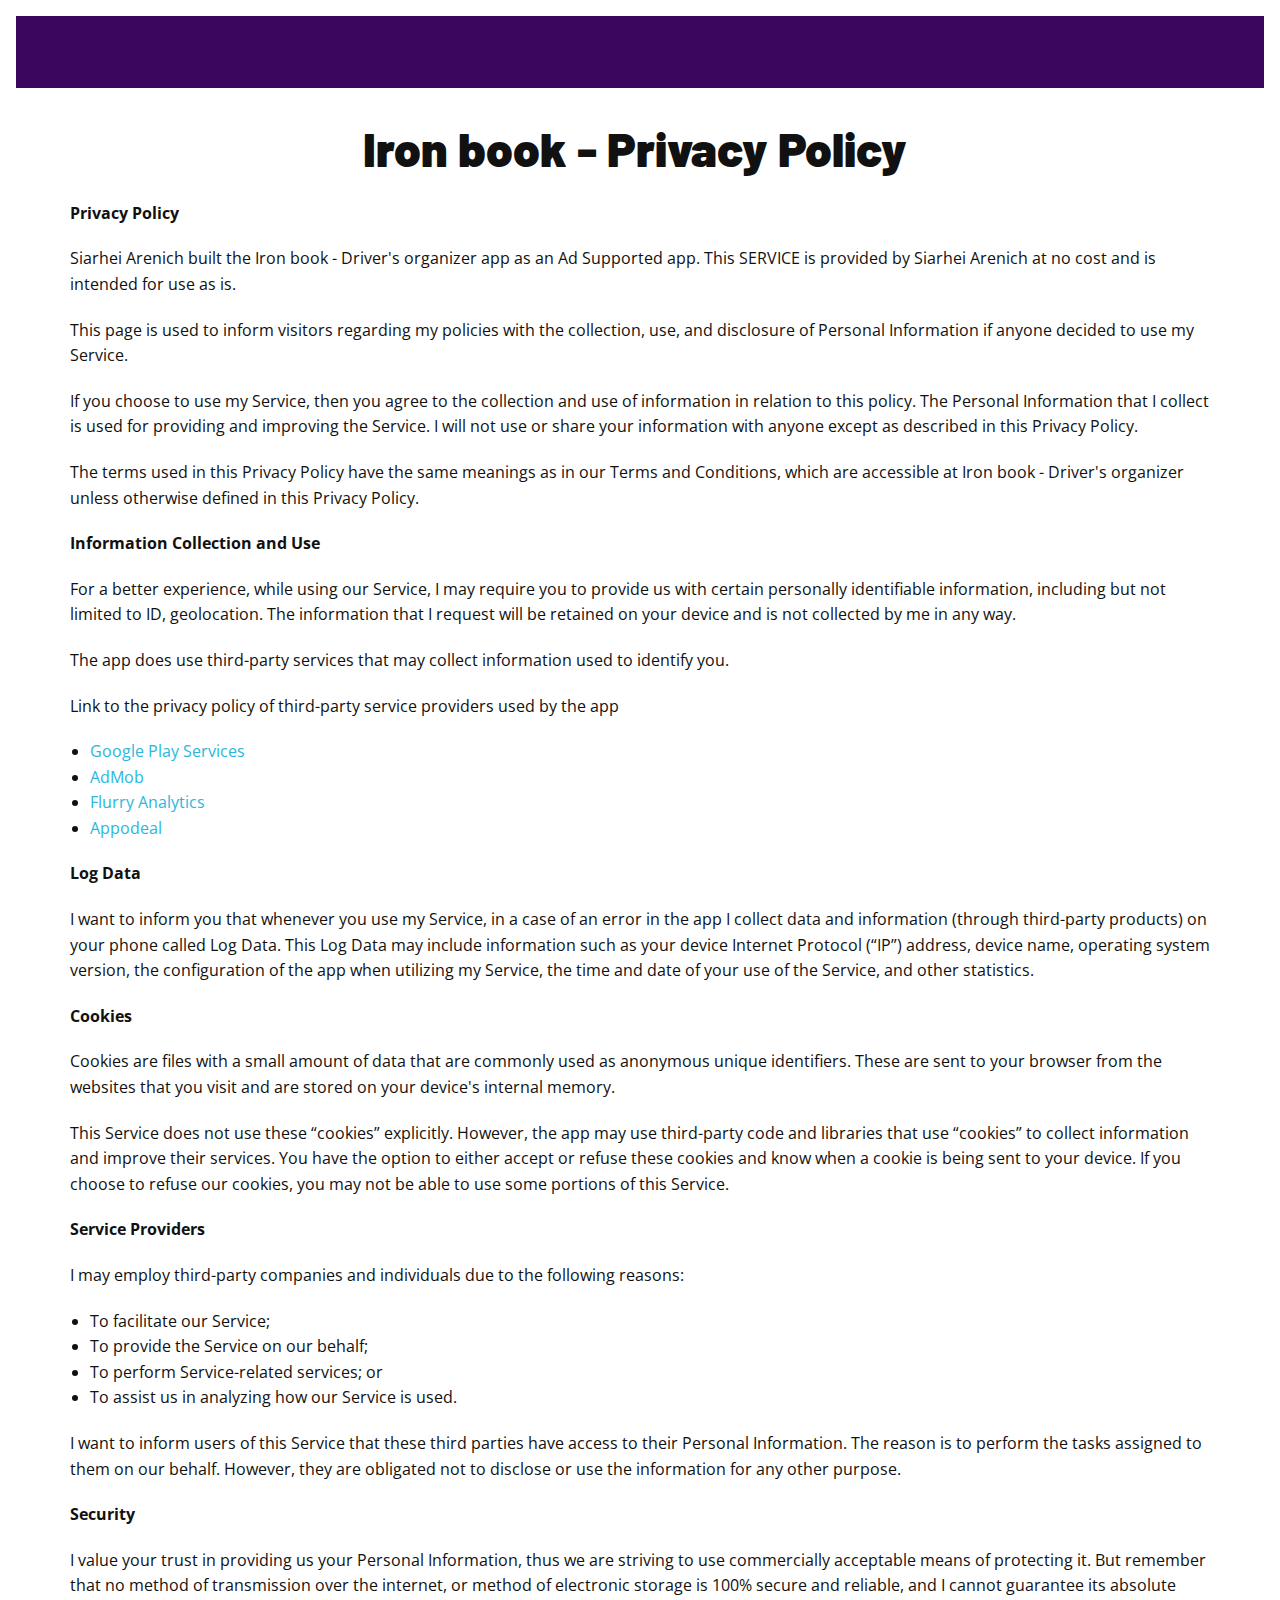
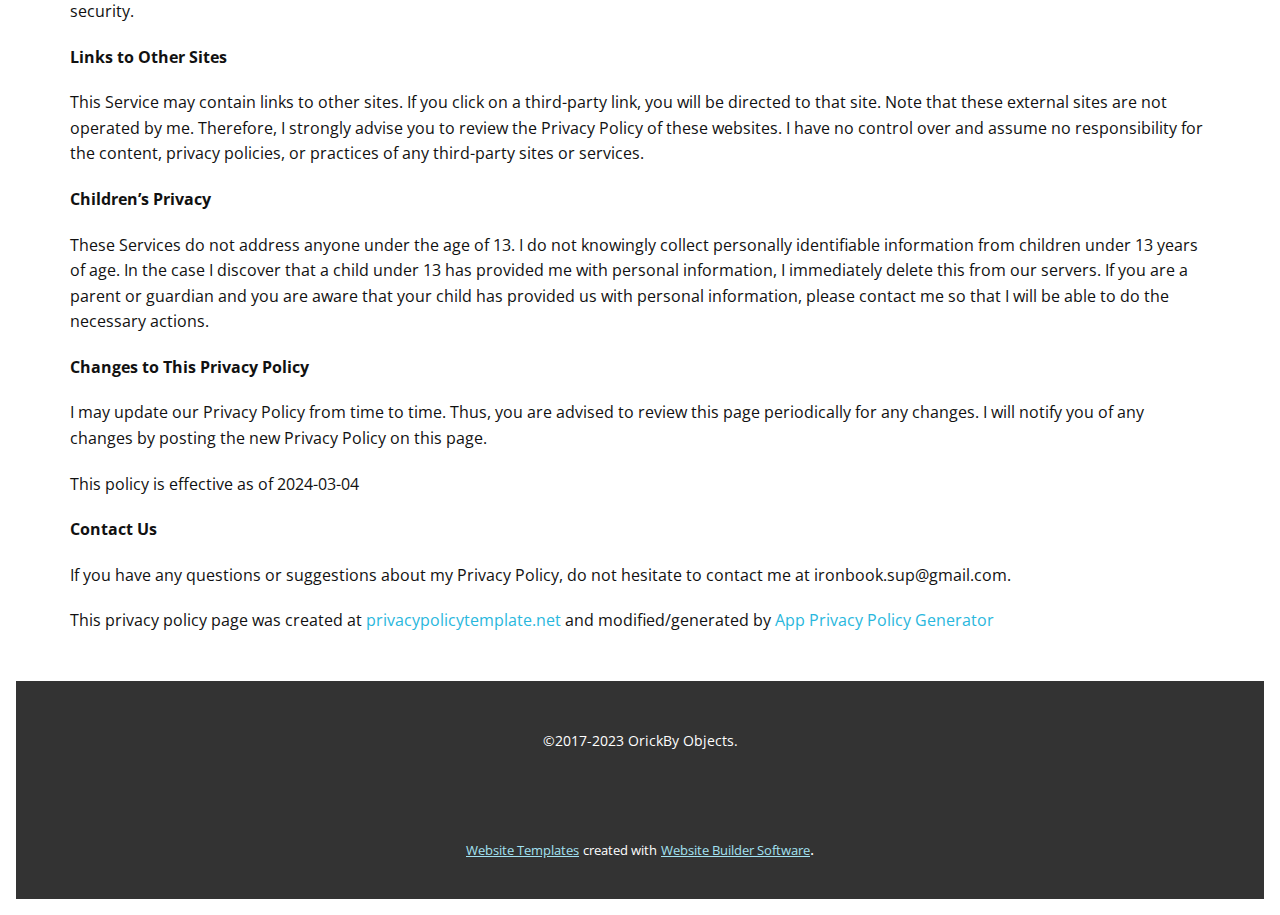
<file: PrivacyPolicy.html>
<!DOCTYPE html>
<html style="font-size: 16px;" lang="ru"><head>
    <meta name="viewport" content="width=device-width, initial-scale=1.0">
    <meta charset="utf-8">
    <meta name="keywords" content="It&amp;apos;s That Design Feeling">
    <meta name="description" content="">
    <title>PrivacyPolicy</title>
    <link rel="stylesheet" href="nicepage.css" media="screen">
<link rel="stylesheet" href="PrivacyPolicy.css" media="screen">
    <script class="u-script" type="text/javascript" src="jquery.js" defer=""></script>
    <script class="u-script" type="text/javascript" src="nicepage.js" defer=""></script>
    <meta name="generator" content="Nicepage 6.0.3, nicepage.com">
    <link id="u-theme-google-font" rel="stylesheet" href="https://fonts.googleapis.com/css?family=Open+Sans:300,300i,400,400i,500,500i,600,600i,700,700i,800,800i|Barlow:100,100i,200,200i,300,300i,400,400i,500,500i,600,600i,700,700i,800,800i,900,900i">
    
    
    
    
    <script type="application/ld+json">{
		"@context": "http://schema.org",
		"@type": "Organization",
		"name": ""
}</script>
    <meta name="theme-color" content="#29b7dd">
    <meta property="og:title" content="PrivacyPolicy">
    <meta property="og:type" content="website">
  <meta data-intl-tel-input-cdn-path="intlTelInput/"></head>
  <body data-path-to-root="./" data-include-products="false" class="u-body u-xl-mode" data-lang="ru"><header class="u-clearfix u-header u-palette-2-dark-1 u-header" id="sec-2485"><div class="u-clearfix u-sheet u-sheet-1">
        <nav class="u-menu u-menu-one-level u-offcanvas u-menu-1" data-responsive-from="MD">
          <div class="menu-collapse" style="font-size: 1rem; letter-spacing: 0px; font-weight: 700;">
            <a class="u-button-style u-custom-active-border-color u-custom-border u-custom-border-color u-custom-borders u-custom-hover-border-color u-custom-left-right-menu-spacing u-custom-padding-bottom u-custom-text-color u-custom-text-hover-color u-custom-top-bottom-menu-spacing u-nav-link u-text-active-palette-1-base u-text-hover-palette-2-base u-text-white" href="#">
              <svg class="u-svg-link" viewBox="0 0 24 24"><use xmlns:xlink="http://www.w3.org/1999/xlink" xlink:href="#menu-hamburger"></use></svg>
              <svg class="u-svg-content" version="1.1" id="menu-hamburger" viewBox="0 0 16 16" x="0px" y="0px" xmlns:xlink="http://www.w3.org/1999/xlink" xmlns="http://www.w3.org/2000/svg"><g><rect y="1" width="16" height="2"></rect><rect y="7" width="16" height="2"></rect><rect y="13" width="16" height="2"></rect>
</g></svg>
            </a>
          </div>
          <div class="u-custom-menu u-nav-container" wfd-invisible="true"></div>
          <div class="u-custom-menu u-nav-container-collapse">
            <div class="u-black u-container-style u-inner-container-layout u-opacity u-opacity-95 u-sidenav">
              <div class="u-inner-container-layout u-sidenav-overflow">
                <div class="u-menu-close"></div>
                <ul class="u-align-center u-nav u-popupmenu-items u-unstyled u-nav-1"><li class="u-nav-item"><a class="u-button-style u-nav-link" href="Main.html">Main</a>
</li><li class="u-nav-item"><a class="u-button-style u-nav-link" href="#">PrivacyPolicy</a>
</li><li class="u-nav-item"><a class="u-button-style u-nav-link" href="#">Контакты</a>
</li></ul>
              </div>
            </div>
            <div class="u-black u-menu-overlay u-opacity u-opacity-70" wfd-invisible="true"></div>
          </div>
        </nav>
      </div></header>
    <section class="u-align-center u-clearfix u-section-1" id="sec-c047">
      <div class="u-clearfix u-sheet u-sheet-1">
        <h1 class="u-text u-text-default u-text-1">Iron book -&nbsp;Privacy Policy&nbsp;</h1>
      </div>
    </section>
    <section class="u-clearfix u-section-2" id="sec-3bab">
      <div class="u-clearfix u-sheet u-sheet-1">
        <div class="u-clearfix u-custom-html u-expanded-width u-custom-html-1">
          <meta charset="utf-8">
          <meta name="viewport" content="width=device-width">
          <title></title>
          <style> body { font-family: 'Helvetica Neue', Helvetica, Arial, sans-serif; padding:1em; } </style>
          <strong>Privacy Policy</strong>
          <p> Siarhei Arenich built the Iron book - Driver's organizer app as
                  an Ad Supported app. This SERVICE is provided by
                  Siarhei Arenich at no cost and is intended for use as
                  is. </p>
          <p> This page is used to inform visitors regarding my
                  policies with the collection, use, and disclosure of Personal
                  Information if anyone decided to use my Service. </p>
          <p> If you choose to use my Service, then you agree to
                  the collection and use of information in relation to this
                  policy. The Personal Information that I collect is
                  used for providing and improving the Service. I will not use or share your information with
                  anyone except as described in this Privacy Policy. </p>
          <p> The terms used in this Privacy Policy have the same meanings
                  as in our Terms and Conditions, which are accessible at
                  Iron book - Driver's organizer unless otherwise defined in this Privacy Policy. </p>
          <p>
            <strong>Information Collection and Use</strong>
          </p>
          <p> For a better experience, while using our Service, I
                  may require you to provide us with certain personally
                  identifiable information, including but not limited to ID, geolocation. The information that
                  I request will be retained on your device and is not collected by me in any way. </p>
          <div>
            <p> The app does use third-party services that may collect
                    information used to identify you. </p>
            <p> Link to the privacy policy of third-party service providers used
                    by the app </p>
            <ul>
              <li>
                <a href="https://www.google.com/policies/privacy/" target="_blank" rel="noopener noreferrer">Google Play Services</a>
              </li>
              <li>
                <a href="https://support.google.com/admob/answer/6128543?hl=en" target="_blank" rel="noopener noreferrer">AdMob</a>
              </li><!----><!----><!----><!----><!----><!---->
              <li>
                <a href="https://privacy.oath.com" target="_blank" rel="noopener noreferrer">Flurry Analytics</a>
              </li>
              <li>
                <a href="https://www.appodeal.com/home/privacy-policy/" target="_blank" rel="noopener noreferrer">Appodeal</a>
              </li><!----><!----><!----><!----><!----><!----><!----><!----><!----><!----><!----><!----><!----><!----><!----><!----><!----><!----><!---->
            </ul>
          </div>
          <p>
            <strong>Log Data</strong>
          </p>
          <p> I want to inform you that whenever you
                  use my Service, in a case of an error in the app
                  I collect data and information (through third-party
                  products) on your phone called Log Data. This Log Data may
                  include information such as your device Internet Protocol
                  (“IP”) address, device name, operating system version, the
                  configuration of the app when utilizing my Service,
                  the time and date of your use of the Service, and other
                  statistics. </p>
          <p>
            <strong>Cookies</strong>
          </p>
          <p> Cookies are files with a small amount of data that are
                  commonly used as anonymous unique identifiers. These are sent
                  to your browser from the websites that you visit and are
                  stored on your device's internal memory. </p>
          <p> This Service does not use these “cookies” explicitly. However,
                  the app may use third-party code and libraries that use
                  “cookies” to collect information and improve their services.
                  You have the option to either accept or refuse these cookies
                  and know when a cookie is being sent to your device. If you
                  choose to refuse our cookies, you may not be able to use some
                  portions of this Service. </p>
          <p>
            <strong>Service Providers</strong>
          </p>
          <p> I may employ third-party companies and
                  individuals due to the following reasons: </p>
          <ul>
            <li>To facilitate our Service;</li>
            <li>To provide the Service on our behalf;</li>
            <li>To perform Service-related services; or</li>
            <li>To assist us in analyzing how our Service is used.</li>
          </ul>
          <p> I want to inform users of this Service
                  that these third parties have access to their Personal
                  Information. The reason is to perform the tasks assigned to
                  them on our behalf. However, they are obligated not to
                  disclose or use the information for any other purpose. </p>
          <p>
            <strong>Security</strong>
          </p>
          <p> I value your trust in providing us your
                  Personal Information, thus we are striving to use commercially
                  acceptable means of protecting it. But remember that no method
                  of transmission over the internet, or method of electronic
                  storage is 100% secure and reliable, and I cannot
                  guarantee its absolute security. </p>
          <p>
            <strong>Links to Other Sites</strong>
          </p>
          <p> This Service may contain links to other sites. If you click on
                  a third-party link, you will be directed to that site. Note
                  that these external sites are not operated by me.
                  Therefore, I strongly advise you to review the
                  Privacy Policy of these websites. I have
                  no control over and assume no responsibility for the content,
                  privacy policies, or practices of any third-party sites or
                  services. </p>
          <p>
            <strong>Children’s Privacy</strong>
          </p>
          <div>
            <p> These Services do not address anyone under the age of 13.
                    I do not knowingly collect personally
                    identifiable information from children under 13 years of age. In the case
                    I discover that a child under 13 has provided
                    me with personal information, I immediately
                    delete this from our servers. If you are a parent or guardian
                    and you are aware that your child has provided us with
                    personal information, please contact me so that
                    I will be able to do the necessary actions. </p>
          </div><!---->
          <p>
            <strong>Changes to This Privacy Policy</strong>
          </p>
          <p> I may update our Privacy Policy from
                  time to time. Thus, you are advised to review this page
                  periodically for any changes. I will
                  notify you of any changes by posting the new Privacy Policy on
                  this page. </p>
          <p>This policy is effective as of 2024-03-04</p>
          <p>
            <strong>Contact Us</strong>
          </p>
          <p> If you have any questions or suggestions about my
                  Privacy Policy, do not hesitate to contact me at ironbook.sup@gmail.com. </p>
          <p>This privacy policy page was created at <a href="https://privacypolicytemplate.net" target="_blank" rel="noopener noreferrer">privacypolicytemplate.net </a>and modified/generated by <a href="https://app-privacy-policy-generator.nisrulz.com/" target="_blank" rel="noopener noreferrer">App Privacy Policy Generator</a>
          </p>
        </div>
      </div>
    </section>
    
    
    
    <footer class="u-align-center u-clearfix u-footer u-grey-80 u-footer" id="sec-2692"><div class="u-clearfix u-sheet u-sheet-1">
        <p class="u-small-text u-text u-text-variant u-text-1"> ©2017-2023&nbsp;OrickBy Objects.</p>
      </div></footer>
    <section class="u-backlink u-clearfix u-grey-80">
      <a class="u-link" href="https://nicepage.com/website-templates" target="_blank">
        <span>Website Templates</span>
      </a>
      <p class="u-text">
        <span>created with</span>
      </p>
      <a class="u-link" href="" target="_blank">
        <span>Website Builder Software</span>
      </a>. 
    </section>
  
</body></html>
</file>
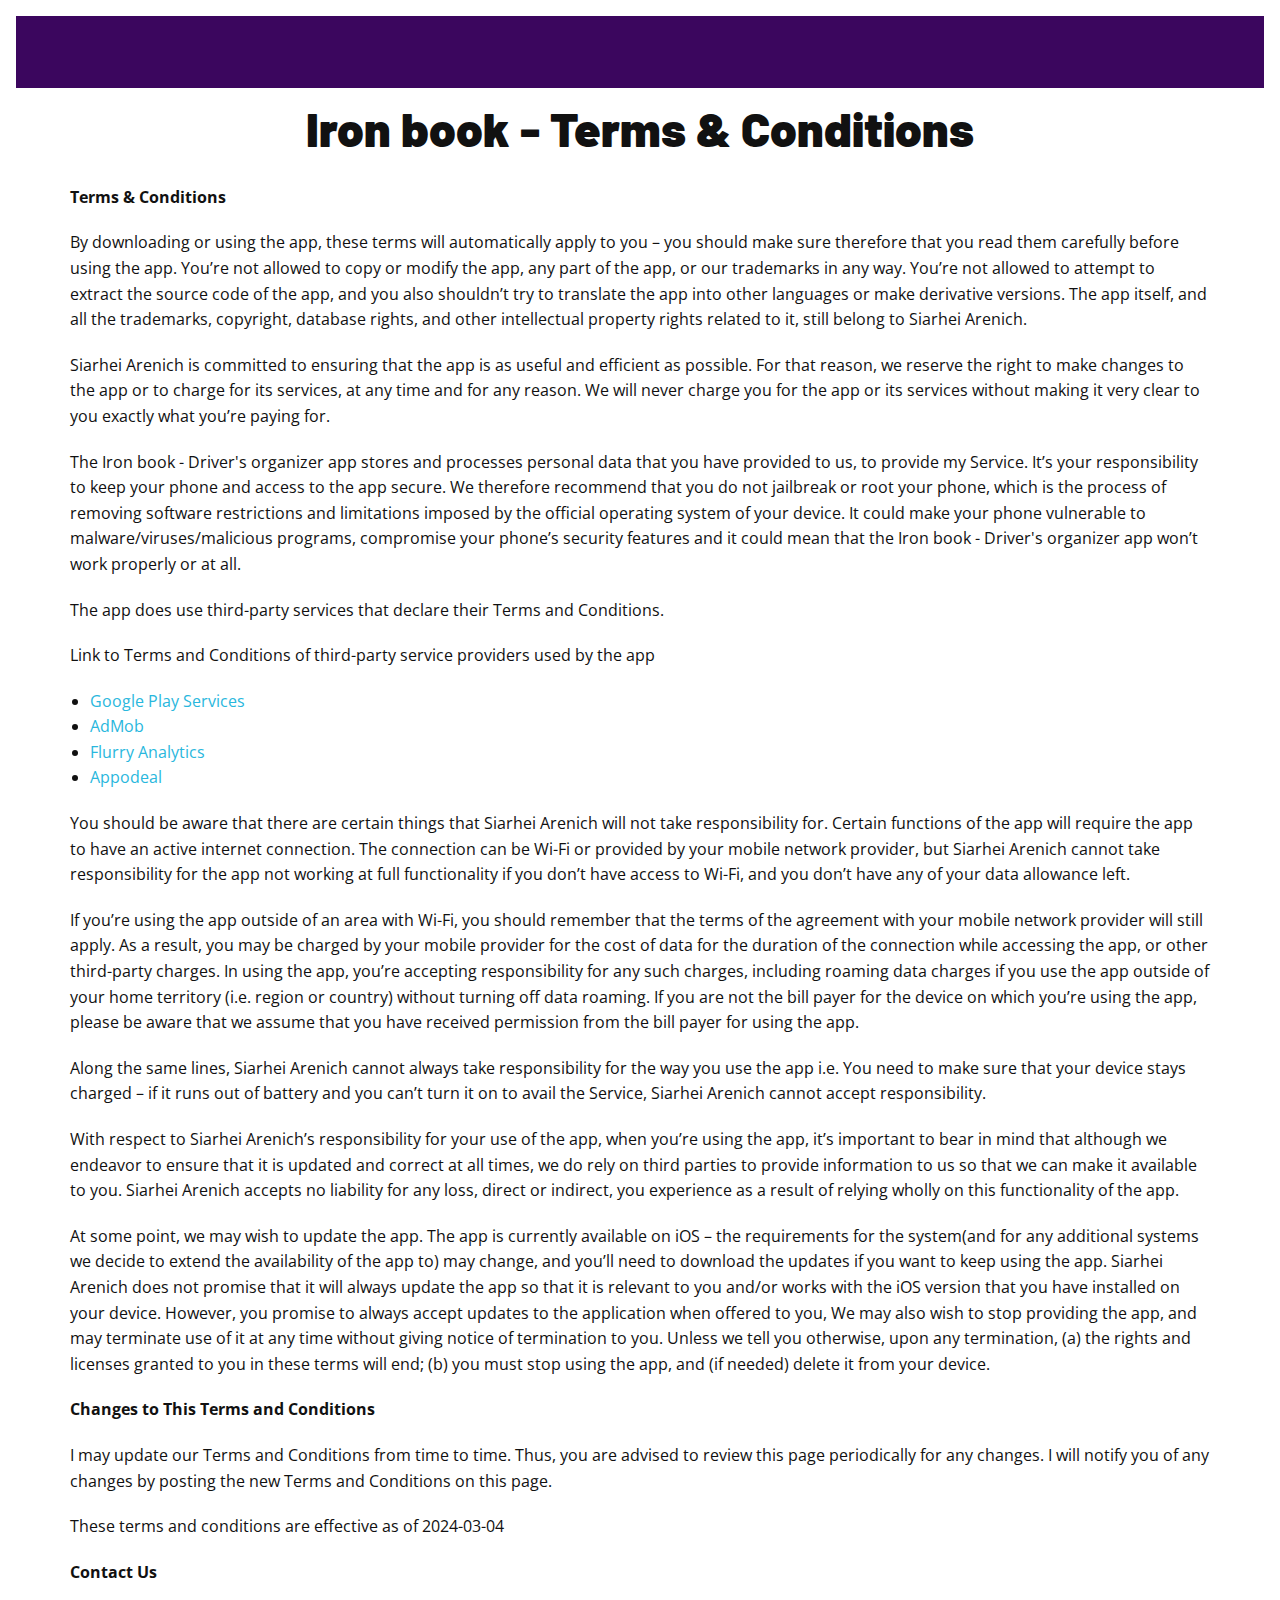
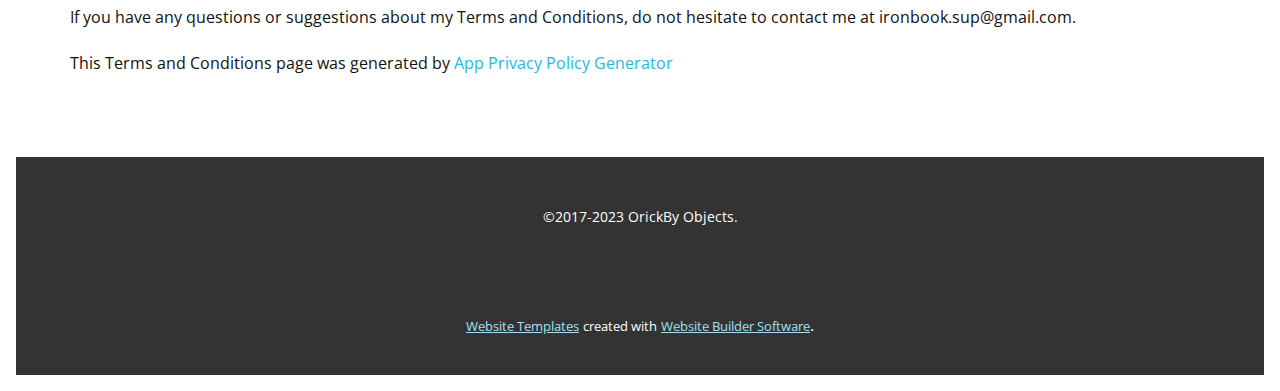
<file: TermsConditions.html>
<!DOCTYPE html>
<html style="font-size: 16px;" lang="ru"><head>
    <meta name="viewport" content="width=device-width, initial-scale=1.0">
    <meta charset="utf-8">
    <meta name="keywords" content="​Iron book - Terms &amp;amp; Conditions">
    <meta name="description" content="">
    <title>TermsConditions</title>
    <link rel="stylesheet" href="nicepage.css" media="screen">
<link rel="stylesheet" href="TermsConditions.css" media="screen">
    <script class="u-script" type="text/javascript" src="jquery.js" defer=""></script>
    <script class="u-script" type="text/javascript" src="nicepage.js" defer=""></script>
    <meta name="generator" content="Nicepage 6.0.3, nicepage.com">
    <link id="u-theme-google-font" rel="stylesheet" href="https://fonts.googleapis.com/css?family=Open+Sans:300,300i,400,400i,500,500i,600,600i,700,700i,800,800i|Barlow:100,100i,200,200i,300,300i,400,400i,500,500i,600,600i,700,700i,800,800i,900,900i">
    
    
    
    
    <script type="application/ld+json">{
		"@context": "http://schema.org",
		"@type": "Organization",
		"name": ""
}</script>
    <meta name="theme-color" content="#29b7dd">
    <meta property="og:title" content="TermsConditions">
    <meta property="og:type" content="website">
  <meta data-intl-tel-input-cdn-path="intlTelInput/"></head>
  <body data-path-to-root="./" data-include-products="false" class="u-body u-xl-mode" data-lang="ru"><header class="u-clearfix u-header u-palette-2-dark-1 u-header" id="sec-2485"><div class="u-clearfix u-sheet u-sheet-1">
        <nav class="u-menu u-menu-one-level u-offcanvas u-menu-1" data-responsive-from="MD">
          <div class="menu-collapse" style="font-size: 1rem; letter-spacing: 0px; font-weight: 700;">
            <a class="u-button-style u-custom-active-border-color u-custom-border u-custom-border-color u-custom-borders u-custom-hover-border-color u-custom-left-right-menu-spacing u-custom-padding-bottom u-custom-text-color u-custom-text-hover-color u-custom-top-bottom-menu-spacing u-nav-link u-text-active-palette-1-base u-text-hover-palette-2-base u-text-white" href="#">
              <svg class="u-svg-link" viewBox="0 0 24 24"><use xmlns:xlink="http://www.w3.org/1999/xlink" xlink:href="#menu-hamburger"></use></svg>
              <svg class="u-svg-content" version="1.1" id="menu-hamburger" viewBox="0 0 16 16" x="0px" y="0px" xmlns:xlink="http://www.w3.org/1999/xlink" xmlns="http://www.w3.org/2000/svg"><g><rect y="1" width="16" height="2"></rect><rect y="7" width="16" height="2"></rect><rect y="13" width="16" height="2"></rect>
</g></svg>
            </a>
          </div>
          <div class="u-custom-menu u-nav-container" wfd-invisible="true"></div>
          <div class="u-custom-menu u-nav-container-collapse">
            <div class="u-black u-container-style u-inner-container-layout u-opacity u-opacity-95 u-sidenav">
              <div class="u-inner-container-layout u-sidenav-overflow">
                <div class="u-menu-close"></div>
                <ul class="u-align-center u-nav u-popupmenu-items u-unstyled u-nav-1"><li class="u-nav-item"><a class="u-button-style u-nav-link" href="Main.html">Main</a>
</li><li class="u-nav-item"><a class="u-button-style u-nav-link" href="#">PrivacyPolicy</a>
</li><li class="u-nav-item"><a class="u-button-style u-nav-link" href="#">Контакты</a>
</li></ul>
              </div>
            </div>
            <div class="u-black u-menu-overlay u-opacity u-opacity-70" wfd-invisible="true"></div>
          </div>
        </nav>
      </div></header>
    <section class="u-align-center u-clearfix u-section-1" id="sec-5425">
      <div class="u-clearfix u-sheet u-sheet-1">
        <h1 class="u-text u-text-default u-text-1"> Iron book - Terms &amp; Conditions</h1>
      </div>
    </section>
    <section class="u-clearfix u-section-2" id="sec-8964">
      <div class="u-clearfix u-sheet u-sheet-1">
        <div class="u-clearfix u-custom-html u-expanded-width u-custom-html-1">
          <meta charset="utf-8">
          <meta name="viewport" content="width=device-width">
          <title></title>
          <style> body { font-family: 'Helvetica Neue', Helvetica, Arial, sans-serif; padding:1em; } </style>
          <strong>Terms &amp; Conditions</strong>
          <p> By downloading or using the app, these terms will
                  automatically apply to you – you should make sure therefore
                  that you read them carefully before using the app. You’re not
                  allowed to copy or modify the app, any part of the app, or
                  our trademarks in any way. You’re not allowed to attempt to
                  extract the source code of the app, and you also shouldn’t try
                  to translate the app into other languages or make derivative
                  versions. The app itself, and all the trademarks, copyright,
                  database rights, and other intellectual property rights related
                  to it, still belong to Siarhei Arenich. </p>
          <p> Siarhei Arenich is committed to ensuring that the app is
                  as useful and efficient as possible. For that reason, we
                  reserve the right to make changes to the app or to charge for
                  its services, at any time and for any reason. We will never
                  charge you for the app or its services without making it very
                  clear to you exactly what you’re paying for. </p>
          <p> The Iron book - Driver's organizer app stores and processes personal data that
                  you have provided to us, to provide my
                  Service. It’s your responsibility to keep your phone and
                  access to the app secure. We therefore recommend that you do
                  not jailbreak or root your phone, which is the process of
                  removing software restrictions and limitations imposed by the
                  official operating system of your device. It could make your
                  phone vulnerable to malware/viruses/malicious programs,
                  compromise your phone’s security features and it could mean
                  that the Iron book - Driver's organizer app won’t work properly or at all. </p>
          <div>
            <p> The app does use third-party services that declare their
                    Terms and Conditions. </p>
            <p> Link to Terms and Conditions of third-party service
                    providers used by the app </p>
            <ul>
              <li>
                <a href="https://policies.google.com/terms" target="_blank" rel="noopener noreferrer">Google Play Services</a>
              </li>
              <li>
                <a href="https://developers.google.com/admob/terms" target="_blank" rel="noopener noreferrer">AdMob</a>
              </li><!----><!----><!----><!----><!----><!---->
              <li>
                <a href="https://developer.yahoo.com/flurry/legal-privacy/terms-service/flurry-analytics-terms-service.html" target="_blank" rel="noopener noreferrer">Flurry Analytics</a>
              </li>
              <li>
                <a href="https://www.appodeal.com/home/terms-of-service/" target="_blank" rel="noopener noreferrer">Appodeal</a>
              </li><!----><!----><!----><!----><!----><!----><!----><!----><!----><!----><!----><!----><!----><!----><!----><!----><!----><!----><!---->
            </ul>
          </div>
          <p> You should be aware that there are certain things that
                  Siarhei Arenich will not take responsibility for. Certain
                  functions of the app will require the app to have an active
                  internet connection. The connection can be Wi-Fi or provided
                  by your mobile network provider, but Siarhei Arenich
                  cannot take responsibility for the app not working at full
                  functionality if you don’t have access to Wi-Fi, and you don’t
                  have any of your data allowance left. </p>
          <p></p>
          <p> If you’re using the app outside of an area with Wi-Fi, you
                  should remember that the terms of the agreement with your
                  mobile network provider will still apply. As a result, you may
                  be charged by your mobile provider for the cost of data for
                  the duration of the connection while accessing the app, or
                  other third-party charges. In using the app, you’re accepting
                  responsibility for any such charges, including roaming data
                  charges if you use the app outside of your home territory
                  (i.e. region or country) without turning off data roaming. If
                  you are not the bill payer for the device on which you’re
                  using the app, please be aware that we assume that you have
                  received permission from the bill payer for using the app. </p>
          <p> Along the same lines, Siarhei Arenich cannot always take
                  responsibility for the way you use the app i.e. You need to
                  make sure that your device stays charged – if it runs out of
                  battery and you can’t turn it on to avail the Service,
                  Siarhei Arenich cannot accept responsibility. </p>
          <p> With respect to Siarhei Arenich’s responsibility for your
                  use of the app, when you’re using the app, it’s important to
                  bear in mind that although we endeavor to ensure that it is
                  updated and correct at all times, we do rely on third parties
                  to provide information to us so that we can make it available
                  to you. Siarhei Arenich accepts no liability for any
                  loss, direct or indirect, you experience as a result of
                  relying wholly on this functionality of the app. </p>
          <p> At some point, we may wish to update the app. The app is
                  currently available on iOS – the requirements for the 
                  system(and for any additional systems we
                  decide to extend the availability of the app to) may change,
                  and you’ll need to download the updates if you want to keep
                  using the app. Siarhei Arenich does not promise that it
                  will always update the app so that it is relevant to you
                  and/or works with the iOS version that you have
                  installed on your device. However, you promise to always
                  accept updates to the application when offered to you, We may
                  also wish to stop providing the app, and may terminate use of
                  it at any time without giving notice of termination to you.
                  Unless we tell you otherwise, upon any termination, (a) the
                  rights and licenses granted to you in these terms will end;
                  (b) you must stop using the app, and (if needed) delete it
                  from your device. </p>
          <p>
            <strong>Changes to This Terms and Conditions</strong>
          </p>
          <p> I may update our Terms and Conditions
                  from time to time. Thus, you are advised to review this page
                  periodically for any changes. I will
                  notify you of any changes by posting the new Terms and
                  Conditions on this page. </p>
          <p> These terms and conditions are effective as of 2024-03-04 </p>
          <p>
            <strong>Contact Us</strong>
          </p>
          <p> If you have any questions or suggestions about my
                  Terms and Conditions, do not hesitate to contact me
                  at ironbook.sup@gmail.com. </p>
          <p>This Terms and Conditions page was generated by <a href="https://app-privacy-policy-generator.nisrulz.com/" target="_blank" rel="noopener noreferrer">App Privacy Policy Generator</a>
          </p>
        </div>
      </div>
    </section>
    
    
    
    <footer class="u-align-center u-clearfix u-footer u-grey-80 u-footer" id="sec-2692"><div class="u-clearfix u-sheet u-sheet-1">
        <p class="u-small-text u-text u-text-variant u-text-1"> ©2017-2023&nbsp;OrickBy Objects.</p>
      </div></footer>
    <section class="u-backlink u-clearfix u-grey-80">
      <a class="u-link" href="https://nicepage.com/website-templates" target="_blank">
        <span>Website Templates</span>
      </a>
      <p class="u-text">
        <span>created with</span>
      </p>
      <a class="u-link" href="" target="_blank">
        <span>Website Builder Software</span>
      </a>. 
    </section>
  
</body></html>
</file>
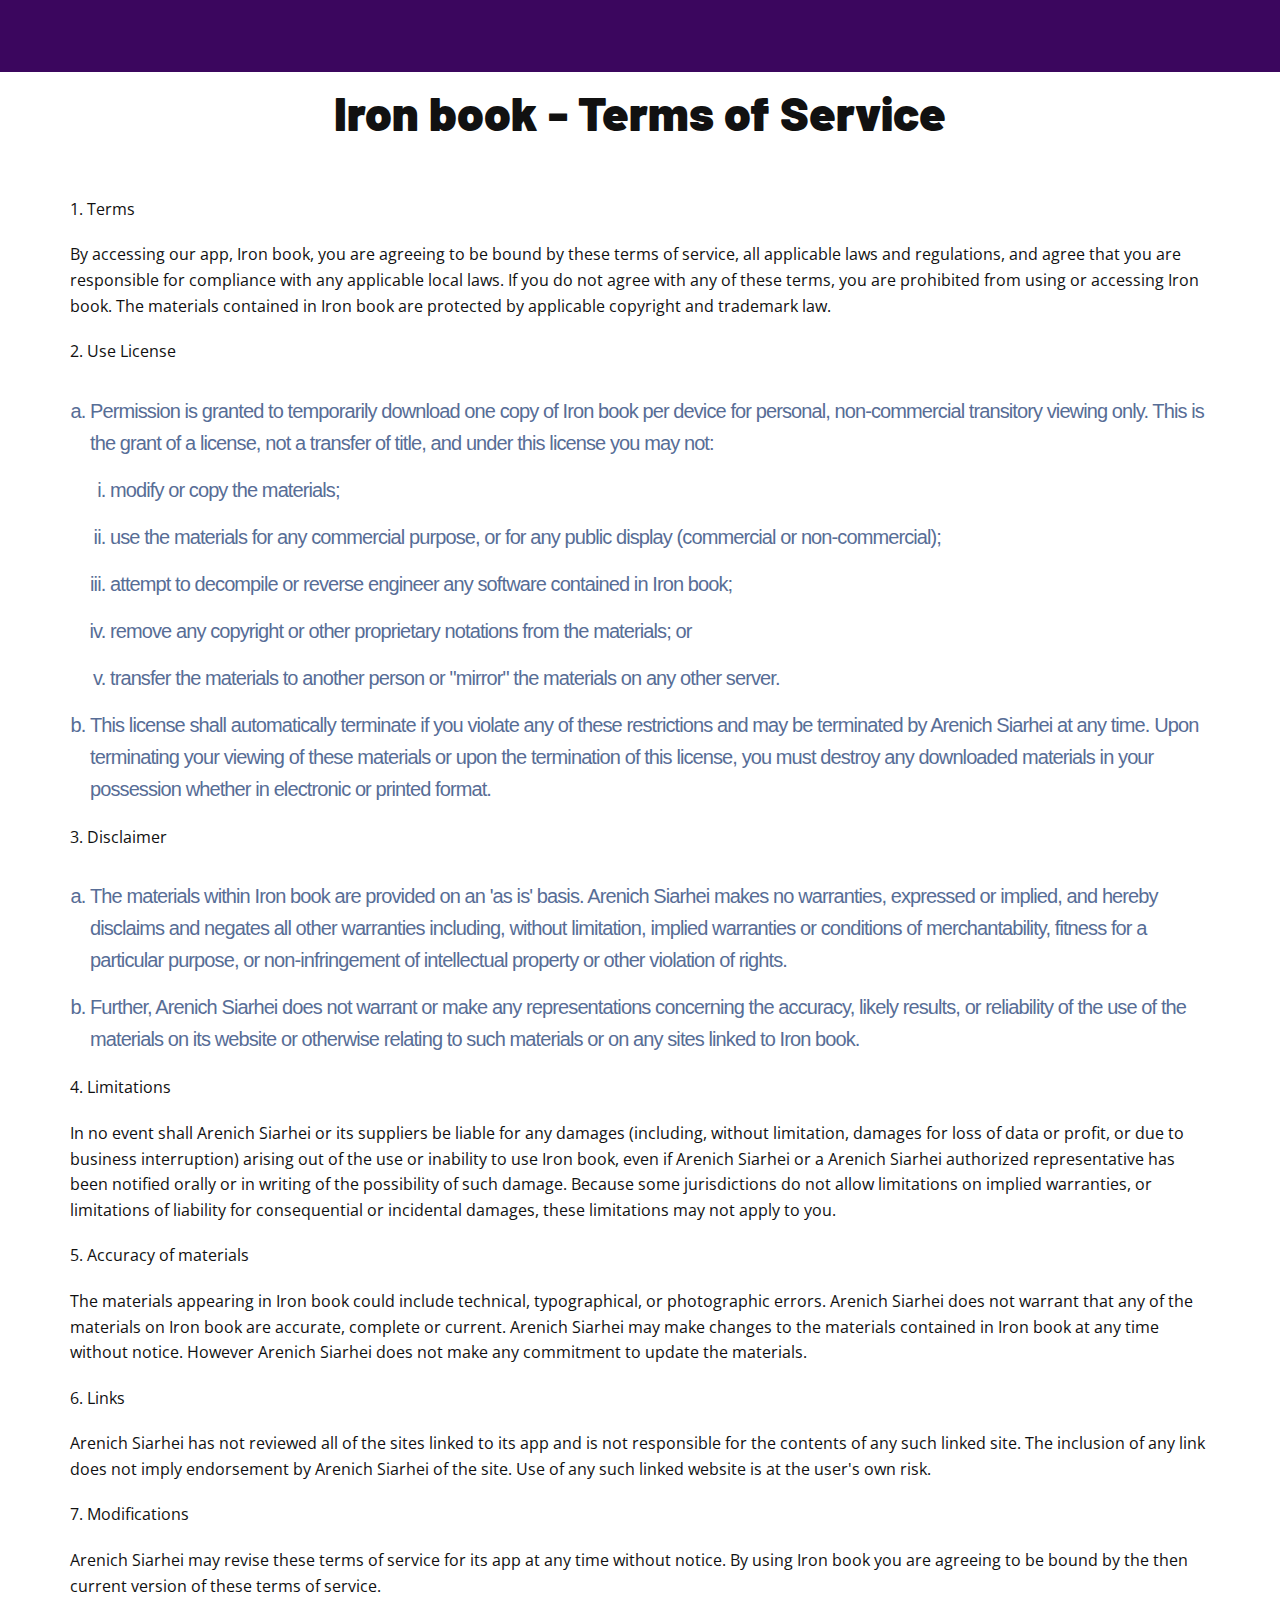
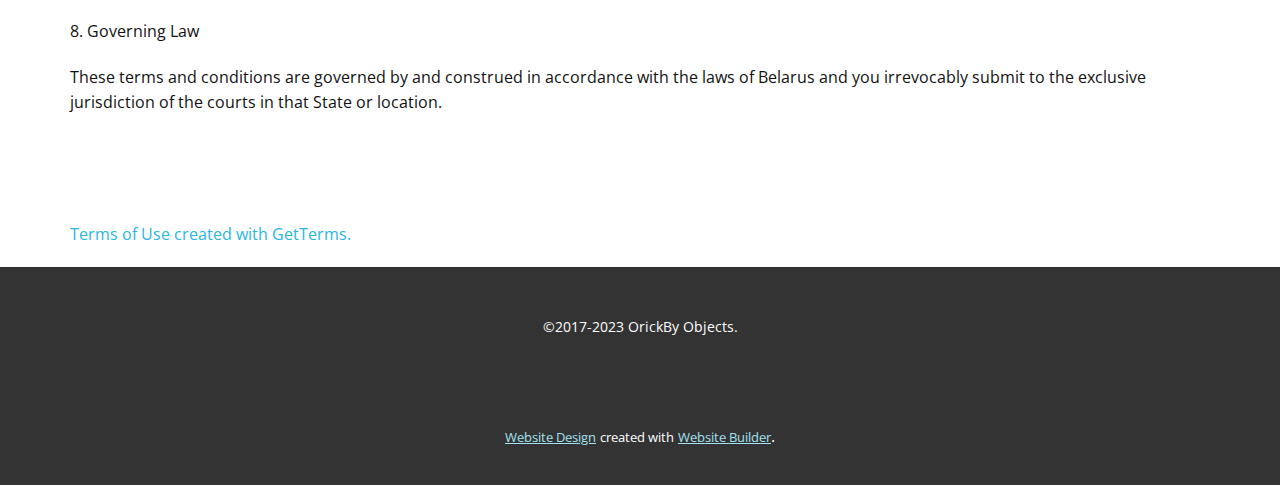
<file: TermsOfService.html>
<!DOCTYPE html>
<html style="font-size: 16px;" lang="ru"><head>
    <meta name="viewport" content="width=device-width, initial-scale=1.0">
    <meta charset="utf-8">
    <meta name="keywords" content="Crafted Furniture​, ​Luxury Interior Design Studio, ​Why choose us, ​Designer furniture, FAQ, Our Social​">
    <meta name="description" content="">
    <title>TermsOfService</title>
    <link rel="stylesheet" href="nicepage.css" media="screen">
<link rel="stylesheet" href="TermsOfService.css" media="screen">
    <script class="u-script" type="text/javascript" src="jquery.js" defer=""></script>
    <script class="u-script" type="text/javascript" src="nicepage.js" defer=""></script>
    <meta name="generator" content="Nicepage 6.0.3, nicepage.com">
    <link id="u-theme-google-font" rel="stylesheet" href="https://fonts.googleapis.com/css?family=Open+Sans:300,300i,400,400i,500,500i,600,600i,700,700i,800,800i|Barlow:100,100i,200,200i,300,300i,400,400i,500,500i,600,600i,700,700i,800,800i,900,900i">
    
    
    
    
    
    <script type="application/ld+json">{
		"@context": "http://schema.org",
		"@type": "Organization",
		"name": ""
}</script>
    <meta name="theme-color" content="#29b7dd">
    <meta property="og:title" content="TermsOfService">
    <meta property="og:type" content="website">
  <meta data-intl-tel-input-cdn-path="intlTelInput/"></head>
  <body data-path-to-root="./" data-include-products="false" class="u-body u-xl-mode" data-lang="ru"><header class="u-clearfix u-header u-palette-2-dark-1 u-header" id="sec-2485"><div class="u-clearfix u-sheet u-sheet-1">
        <nav class="u-menu u-menu-one-level u-offcanvas u-menu-1" data-responsive-from="MD">
          <div class="menu-collapse" style="font-size: 1rem; letter-spacing: 0px; font-weight: 700;">
            <a class="u-button-style u-custom-active-border-color u-custom-border u-custom-border-color u-custom-borders u-custom-hover-border-color u-custom-left-right-menu-spacing u-custom-padding-bottom u-custom-text-color u-custom-text-hover-color u-custom-top-bottom-menu-spacing u-nav-link u-text-active-palette-1-base u-text-hover-palette-2-base u-text-white" href="#">
              <svg class="u-svg-link" viewBox="0 0 24 24"><use xmlns:xlink="http://www.w3.org/1999/xlink" xlink:href="#menu-hamburger"></use></svg>
              <svg class="u-svg-content" version="1.1" id="menu-hamburger" viewBox="0 0 16 16" x="0px" y="0px" xmlns:xlink="http://www.w3.org/1999/xlink" xmlns="http://www.w3.org/2000/svg"><g><rect y="1" width="16" height="2"></rect><rect y="7" width="16" height="2"></rect><rect y="13" width="16" height="2"></rect>
</g></svg>
            </a>
          </div>
          <div class="u-custom-menu u-nav-container" wfd-invisible="true"></div>
          <div class="u-custom-menu u-nav-container-collapse">
            <div class="u-black u-container-style u-inner-container-layout u-opacity u-opacity-95 u-sidenav">
              <div class="u-inner-container-layout u-sidenav-overflow">
                <div class="u-menu-close"></div>
                <ul class="u-align-center u-nav u-popupmenu-items u-unstyled u-nav-1"><li class="u-nav-item"><a class="u-button-style u-nav-link" href="Main.html">Main</a>
</li><li class="u-nav-item"><a class="u-button-style u-nav-link" href="#">PrivacyPolicy</a>
</li><li class="u-nav-item"><a class="u-button-style u-nav-link" href="#">Контакты</a>
</li></ul>
              </div>
            </div>
            <div class="u-black u-menu-overlay u-opacity u-opacity-70" wfd-invisible="true"></div>
          </div>
        </nav>
      </div></header>
    <section class="u-align-center u-clearfix u-section-1" id="sec-4c7d">
      <div class="u-clearfix u-sheet u-sheet-1">
        <h1 class="u-text u-text-default u-text-1"> Iron book - Terms of Service</h1>
      </div>
    </section>
    <section class="u-align-left u-clearfix u-section-2" id="sec-76d0">
      <div class="u-clearfix u-sheet u-sheet-1">
        <div class="fr-view u-clearfix u-rich-text u-text u-text-1">
          <p id="isPasted">1. Terms</p>
          <p>By accessing our app, Iron book, you are agreeing to be bound by these terms of service, all applicable laws and regulations, and agree that you are responsible for compliance with any applicable local laws. If you do not agree with any of these terms, you are prohibited from using or accessing Iron book. The materials contained in Iron book are protected by applicable copyright and trademark law.</p>
          <p>2. Use License</p>
          <ol style="font-style: normal; font-variant-caps: normal; font-weight: 400; orphans: auto; text-align: start; text-indent: 0px; text-transform: none; white-space: normal; widows: auto; word-spacing: 0px; -webkit-text-stroke-width: 0px; text-decoration: none; box-sizing: border-box; min-height: 0px; min-width: 0px; margin: 30px 0px 0px; caret-color: rgb(87, 109, 150); color: rgb(87, 109, 150); font-family: karlaregular, HelveticaNeue-Light, &quot;Helvetica Neue Light&quot;, &quot;Helvetica Neue&quot;, Helvetica, Arial, &quot;Lucida Grande&quot;, sans-serif; font-size: 20px; letter-spacing: -0.9px;" type="a">
            <li style="box-sizing: border-box; min-height: 0px; min-width: 0px; margin-bottom: 15px;">Permission is granted to temporarily download one copy of Iron book per device for personal, non-commercial transitory viewing only. This is the grant of a license, not a transfer of title, and under this license you may not:<ol style="box-sizing: border-box; min-height: 0px; min-width: 0px; margin: 15px 0px 0px;" type="i">
                <li style="box-sizing: border-box; min-height: 0px; min-width: 0px; margin-bottom: 15px;">modify or copy the materials;</li>
                <li style="box-sizing: border-box; min-height: 0px; min-width: 0px; margin-bottom: 15px;">use the materials for any commercial purpose, or for any public display (commercial or non-commercial);</li>
                <li style="box-sizing: border-box; min-height: 0px; min-width: 0px; margin-bottom: 15px;">attempt to decompile or reverse engineer any software contained in Iron book;</li>
                <li style="box-sizing: border-box; min-height: 0px; min-width: 0px; margin-bottom: 15px;">remove any copyright or other proprietary notations from the materials; or</li>
                <li style="box-sizing: border-box; min-height: 0px; min-width: 0px; margin-bottom: 15px;">transfer the materials to another person or "mirror" the materials on any other server.</li>
              </ol>
            </li>
            <li style="box-sizing: border-box; min-height: 0px; min-width: 0px; margin-bottom: 15px;">This license shall automatically terminate if you violate any of these restrictions and may be terminated by Arenich Siarhei at any time. Upon terminating your viewing of these materials or upon the termination of this license, you must destroy any downloaded materials in your possession whether in electronic or printed format.</li>
          </ol>
          <p>3. Disclaimer</p>
          <ol style="font-style: normal; font-variant-caps: normal; font-weight: 400; orphans: auto; text-align: start; text-indent: 0px; text-transform: none; white-space: normal; widows: auto; word-spacing: 0px; -webkit-text-stroke-width: 0px; text-decoration: none; box-sizing: border-box; min-height: 0px; min-width: 0px; margin: 30px 0px 0px; caret-color: rgb(87, 109, 150); color: rgb(87, 109, 150); font-family: karlaregular, HelveticaNeue-Light, &quot;Helvetica Neue Light&quot;, &quot;Helvetica Neue&quot;, Helvetica, Arial, &quot;Lucida Grande&quot;, sans-serif; font-size: 20px; letter-spacing: -0.9px;" type="a">
            <li style="box-sizing: border-box; min-height: 0px; min-width: 0px; margin-bottom: 15px;">The materials within Iron book are provided on an 'as is' basis. Arenich Siarhei makes no warranties, expressed or implied, and hereby disclaims and negates all other warranties including, without limitation, implied warranties or conditions of merchantability, fitness for a particular purpose, or non-infringement of intellectual property or other violation of rights.</li>
            <li style="box-sizing: border-box; min-height: 0px; min-width: 0px; margin-bottom: 15px;">Further, Arenich Siarhei does not warrant or make any representations concerning the accuracy, likely results, or reliability of the use of the materials on its website or otherwise relating to such materials or on any sites linked to Iron book.</li>
          </ol>
          <p>4. Limitations</p>
          <p>In no event shall Arenich Siarhei or its suppliers be liable for any damages (including, without limitation, damages for loss of data or profit, or due to business interruption) arising out of the use or inability to use Iron book, even if Arenich Siarhei or a Arenich Siarhei authorized representative has been notified orally or in writing of the possibility of such damage. Because some jurisdictions do not allow limitations on implied warranties, or limitations of liability for consequential or incidental damages, these limitations may not apply to you.</p>
          <p>5. Accuracy of materials</p>
          <p>The materials appearing in Iron book could include technical, typographical, or photographic errors. Arenich Siarhei does not warrant that any of the materials on Iron book are accurate, complete or current. Arenich Siarhei may make changes to the materials contained in Iron book at any time without notice. However Arenich Siarhei does not make any commitment to update the materials.</p>
          <p>6. Links</p>
          <p>Arenich Siarhei has not reviewed all of the sites linked to its app and is not responsible for the contents of any such linked site. The inclusion of any link does not imply endorsement by Arenich Siarhei of the site. Use of any such linked website is at the user's own risk.</p>
          <p>7. Modifications</p>
          <p>Arenich Siarhei may revise these terms of service for its app at any time without notice. By using Iron book you are agreeing to be bound by the then current version of these terms of service.</p>
          <p>8. Governing Law</p>
          <p>These terms and conditions are governed by and construed in accordance with the laws of Belarus and you irrevocably submit to the exclusive jurisdiction of the courts in that State or location.</p>
        </div>
      </div>
    </section>
    <section class="u-clearfix u-section-3" id="sec-2b5c">
      <div class="u-clearfix u-sheet u-valign-middle u-sheet-1">
        <a href="https://getterms.io" class="u-border-1 u-border-active-palette-2-base u-border-hover-palette-1-base u-border-no-left u-border-no-right u-border-no-top u-btn u-button-style u-none u-text-palette-1-base u-btn-1">Terms of Use created with GetTerms.</a>
      </div>
    </section>
    
    
    
    <footer class="u-align-center u-clearfix u-footer u-grey-80 u-footer" id="sec-2692"><div class="u-clearfix u-sheet u-sheet-1">
        <p class="u-small-text u-text u-text-variant u-text-1"> ©2017-2023&nbsp;OrickBy Objects.</p>
      </div></footer>
    <section class="u-backlink u-clearfix u-grey-80">
      <a class="u-link" href="https://nicepage.com/website-design" target="_blank">
        <span>Website Design</span>
      </a>
      <p class="u-text">
        <span>created with</span>
      </p>
      <a class="u-link" href="https://nicepage.app" target="_blank">
        <span>Website Builder</span>
      </a>. 
    </section>
  
</body></html>
</file>
